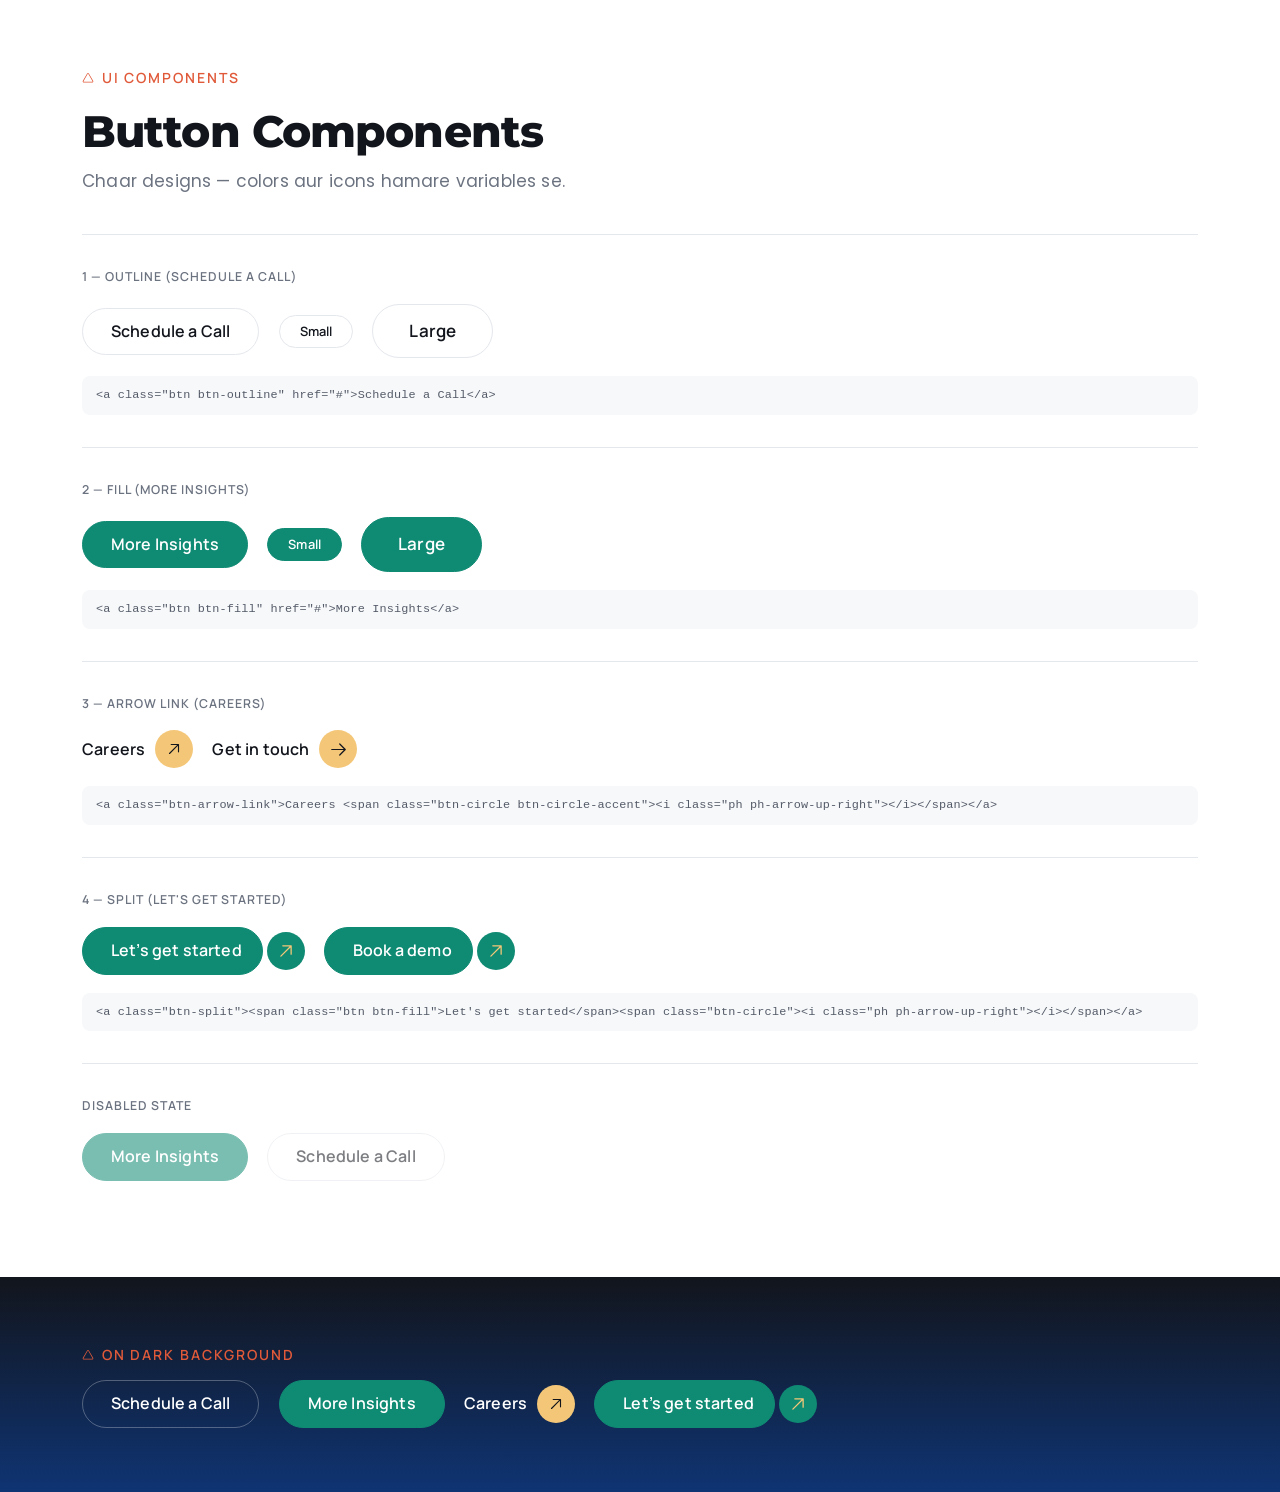
<file: assets/pages/button-components/index.html>
<!DOCTYPE html>
<html lang="en">
<head>
<meta charset="UTF-8">
<meta name="viewport" content="width=device-width, initial-scale=1.0">
<title>Alify — Button Components</title>
<link rel="stylesheet" href="../../bootstrap/dist/css/bootstrap.min.css">
<link rel="stylesheet" href="../../css/icons.css?v=1794410140">
<link rel="stylesheet" href="../../css/style.css">
<link rel="stylesheet" href="css/button-components.css">
</head>
<body data-page="button-components">

<section class="bc-section">
  <div class="container">

    <p class="eyebrow"><i class="ph ph-triangle"></i> UI Components</p>
    <h1 class="bc-title">Button Components</h1>
    <p class="bc-sub">Chaar designs — colors aur icons hamare variables se.</p>

    <!-- 1 -->
    <div class="bc-block">
      <span class="bc-label">1 — Outline (Schedule a Call)</span>
      <div class="bc-row">
        <a class="alify-btn btn btn-outline" href="#">Schedule a Call</a>
        <a class="alify-btn btn btn-outline btn-sm" href="#">Small</a>
        <a class="alify-btn btn btn-outline btn-lg" href="#">Large</a>
      </div>
      <code class="bc-code">&lt;a class="btn btn-outline" href="#"&gt;Schedule a Call&lt;/a&gt;</code>
    </div>

    <!-- 2 -->
    <div class="bc-block">
      <span class="bc-label">2 — Fill (More Insights)</span>
      <div class="bc-row">
        <a class="alify-btn btn btn-fill" href="#">More Insights</a>
        <a class="alify-btn btn btn-fill btn-sm" href="#">Small</a>
        <a class="alify-btn btn btn-fill btn-lg" href="#">Large</a>
      </div>
      <code class="bc-code">&lt;a class="btn btn-fill" href="#"&gt;More Insights&lt;/a&gt;</code>
    </div>

    <!-- 3 -->
    <div class="bc-block">
      <span class="bc-label">3 — Arrow Link (Careers)</span>
      <div class="bc-row">
        <a class="alify-btn btn-arrow-link" href="#">
          <span class="alify-btn__label">Careers</span>
          <span class="btn-circle btn-circle-accent" aria-hidden="true"><i class="ph ph-arrow-up-right"></i></span>
        </a>
        <a class="alify-btn btn-arrow-link" href="#">
          <span class="alify-btn__label">Get in touch</span>
          <span class="btn-circle btn-circle-accent" aria-hidden="true"><i class="ph ph-arrow-right"></i></span>
        </a>
      </div>
      <code class="bc-code">&lt;a class="btn-arrow-link"&gt;Careers &lt;span class="btn-circle btn-circle-accent"&gt;&lt;i class="ph ph-arrow-up-right"&gt;&lt;/i&gt;&lt;/span&gt;&lt;/a&gt;</code>
    </div>

    <!-- 4 -->
    <div class="bc-block">
      <span class="bc-label">4 — Split (Let's get started)</span>
      <div class="bc-row">
        <a class="alify-btn btn-split" href="#">
          <span class="btn btn-fill">Let&rsquo;s get started</span>
          <span class="btn-circle" aria-hidden="true"><span class="btn-circle__icons"><i class="ph ph-arrow-up-right"></i><i class="ph ph-arrow-up-right"></i></span></span>
        </a>
        <a class="alify-btn btn-split" href="#">
          <span class="btn btn-fill">Book a demo</span>
          <span class="btn-circle" aria-hidden="true"><span class="btn-circle__icons"><i class="ph ph-arrow-up-right"></i><i class="ph ph-arrow-up-right"></i></span></span>
        </a>
      </div>
      <code class="bc-code">&lt;a class="btn-split"&gt;&lt;span class="btn btn-fill"&gt;Let's get started&lt;/span&gt;&lt;span class="btn-circle"&gt;&lt;i class="ph ph-arrow-up-right"&gt;&lt;/i&gt;&lt;/span&gt;&lt;/a&gt;</code>
    </div>

    <!-- Disabled -->
    <div class="bc-block">
      <span class="bc-label">Disabled state</span>
      <div class="bc-row">
        <span class="alify-btn btn btn-fill is-disabled" aria-disabled="true">More Insights</span>
        <span class="alify-btn btn btn-outline" aria-disabled="true" role="button" tabindex="0">Schedule a Call</span>
      </div>
    </div>

  </div>
</section>

<!-- DARK SECTION -->
<section class="bc-section bc-dark">
  <div class="container btns-on-dark">
    <p class="eyebrow"><i class="ph ph-triangle"></i> On Dark Background</p>
    <div class="bc-row">
      <a class="alify-btn btn btn-outline" href="#">Schedule a Call</a>
      <a class="alify-btn btn btn-fill" href="#">More Insights</a>
      <a class="alify-btn btn-arrow-link" href="#">
        <span class="alify-btn__label">Careers</span>
        <span class="btn-circle btn-circle-accent" aria-hidden="true"><i class="ph ph-arrow-up-right"></i></span>
      </a>
      <a class="alify-btn btn-split" href="#">
        <span class="btn btn-fill">Let&rsquo;s get started</span>
        <span class="btn-circle" aria-hidden="true"><span class="btn-circle__icons"><i class="ph ph-arrow-up-right"></i><i class="ph ph-arrow-up-right"></i></span></span>
      </a>
    </div>
  </div>
</section>

<script src="../../bootstrap/dist/js/bootstrap.bundle.min.js"></script>
<script src="../../js/main.js"></script>
<script src="js/button-components.js"></script>
</body>
</html>
</file>
<file: assets/css/icons.css>
/* ============================================================
   icons.css — Phosphor Icons (REGULAR variant) mask classes
   Auto-generated: har icon ke liye .ph-<name> class
   Usage : <i class="ph ph-triangle"></i>
           <i class="ph ph-arrow-right"></i>
   Base  : .ph -> 1em box, currentColor se paint hota hai
   Files : assets/icons/regular/<name>.svg
   ============================================================ */

.ph {
  display: inline-block;
  width: 1em;
  height: 1em;
  background-color: currentColor;
  -webkit-mask-repeat: no-repeat;
          mask-repeat: no-repeat;
  -webkit-mask-position: center;
          mask-position: center;
  -webkit-mask-size: contain;
          mask-size: contain;
  vertical-align: -0.125em;
  flex-shrink: 0;
}

.ph.ph-acorn {
  -webkit-mask-image: url('../icons/regular/acorn.svg');
          mask-image: url('../icons/regular/acorn.svg');
}

.ph.ph-address-book {
  -webkit-mask-image: url('../icons/regular/address-book.svg');
          mask-image: url('../icons/regular/address-book.svg');
}

.ph.ph-address-book-tabs {
  -webkit-mask-image: url('../icons/regular/address-book-tabs.svg');
          mask-image: url('../icons/regular/address-book-tabs.svg');
}

.ph.ph-air-traffic-control {
  -webkit-mask-image: url('../icons/regular/air-traffic-control.svg');
          mask-image: url('../icons/regular/air-traffic-control.svg');
}

.ph.ph-airplane {
  -webkit-mask-image: url('../icons/regular/airplane.svg');
          mask-image: url('../icons/regular/airplane.svg');
}

.ph.ph-airplane-in-flight {
  -webkit-mask-image: url('../icons/regular/airplane-in-flight.svg');
          mask-image: url('../icons/regular/airplane-in-flight.svg');
}

.ph.ph-airplane-landing {
  -webkit-mask-image: url('../icons/regular/airplane-landing.svg');
          mask-image: url('../icons/regular/airplane-landing.svg');
}

.ph.ph-airplane-takeoff {
  -webkit-mask-image: url('../icons/regular/airplane-takeoff.svg');
          mask-image: url('../icons/regular/airplane-takeoff.svg');
}

.ph.ph-airplane-taxiing {
  -webkit-mask-image: url('../icons/regular/airplane-taxiing.svg');
          mask-image: url('../icons/regular/airplane-taxiing.svg');
}

.ph.ph-airplane-tilt {
  -webkit-mask-image: url('../icons/regular/airplane-tilt.svg');
          mask-image: url('../icons/regular/airplane-tilt.svg');
}

.ph.ph-airplay {
  -webkit-mask-image: url('../icons/regular/airplay.svg');
          mask-image: url('../icons/regular/airplay.svg');
}

.ph.ph-alarm {
  -webkit-mask-image: url('../icons/regular/alarm.svg');
          mask-image: url('../icons/regular/alarm.svg');
}

.ph.ph-alien {
  -webkit-mask-image: url('../icons/regular/alien.svg');
          mask-image: url('../icons/regular/alien.svg');
}

.ph.ph-align-bottom {
  -webkit-mask-image: url('../icons/regular/align-bottom.svg');
          mask-image: url('../icons/regular/align-bottom.svg');
}

.ph.ph-align-bottom-simple {
  -webkit-mask-image: url('../icons/regular/align-bottom-simple.svg');
          mask-image: url('../icons/regular/align-bottom-simple.svg');
}

.ph.ph-align-center-horizontal {
  -webkit-mask-image: url('../icons/regular/align-center-horizontal.svg');
          mask-image: url('../icons/regular/align-center-horizontal.svg');
}

.ph.ph-align-center-horizontal-simple {
  -webkit-mask-image: url('../icons/regular/align-center-horizontal-simple.svg');
          mask-image: url('../icons/regular/align-center-horizontal-simple.svg');
}

.ph.ph-align-center-vertical {
  -webkit-mask-image: url('../icons/regular/align-center-vertical.svg');
          mask-image: url('../icons/regular/align-center-vertical.svg');
}

.ph.ph-align-center-vertical-simple {
  -webkit-mask-image: url('../icons/regular/align-center-vertical-simple.svg');
          mask-image: url('../icons/regular/align-center-vertical-simple.svg');
}

.ph.ph-align-left {
  -webkit-mask-image: url('../icons/regular/align-left.svg');
          mask-image: url('../icons/regular/align-left.svg');
}

.ph.ph-align-left-simple {
  -webkit-mask-image: url('../icons/regular/align-left-simple.svg');
          mask-image: url('../icons/regular/align-left-simple.svg');
}

.ph.ph-align-right {
  -webkit-mask-image: url('../icons/regular/align-right.svg');
          mask-image: url('../icons/regular/align-right.svg');
}

.ph.ph-align-right-simple {
  -webkit-mask-image: url('../icons/regular/align-right-simple.svg');
          mask-image: url('../icons/regular/align-right-simple.svg');
}

.ph.ph-align-top {
  -webkit-mask-image: url('../icons/regular/align-top.svg');
          mask-image: url('../icons/regular/align-top.svg');
}

.ph.ph-align-top-simple {
  -webkit-mask-image: url('../icons/regular/align-top-simple.svg');
          mask-image: url('../icons/regular/align-top-simple.svg');
}

.ph.ph-amazon-logo {
  -webkit-mask-image: url('../icons/regular/amazon-logo.svg');
          mask-image: url('../icons/regular/amazon-logo.svg');
}

.ph.ph-ambulance {
  -webkit-mask-image: url('../icons/regular/ambulance.svg');
          mask-image: url('../icons/regular/ambulance.svg');
}

.ph.ph-anchor {
  -webkit-mask-image: url('../icons/regular/anchor.svg');
          mask-image: url('../icons/regular/anchor.svg');
}

.ph.ph-anchor-simple {
  -webkit-mask-image: url('../icons/regular/anchor-simple.svg');
          mask-image: url('../icons/regular/anchor-simple.svg');
}

.ph.ph-android-logo {
  -webkit-mask-image: url('../icons/regular/android-logo.svg');
          mask-image: url('../icons/regular/android-logo.svg');
}

.ph.ph-angle {
  -webkit-mask-image: url('../icons/regular/angle.svg');
          mask-image: url('../icons/regular/angle.svg');
}

.ph.ph-angular-logo {
  -webkit-mask-image: url('../icons/regular/angular-logo.svg');
          mask-image: url('../icons/regular/angular-logo.svg');
}

.ph.ph-aperture {
  -webkit-mask-image: url('../icons/regular/aperture.svg');
          mask-image: url('../icons/regular/aperture.svg');
}

.ph.ph-app-store-logo {
  -webkit-mask-image: url('../icons/regular/app-store-logo.svg');
          mask-image: url('../icons/regular/app-store-logo.svg');
}

.ph.ph-app-window {
  -webkit-mask-image: url('../icons/regular/app-window.svg');
          mask-image: url('../icons/regular/app-window.svg');
}

.ph.ph-apple-logo {
  -webkit-mask-image: url('../icons/regular/apple-logo.svg');
          mask-image: url('../icons/regular/apple-logo.svg');
}

.ph.ph-apple-podcasts-logo {
  -webkit-mask-image: url('../icons/regular/apple-podcasts-logo.svg');
          mask-image: url('../icons/regular/apple-podcasts-logo.svg');
}

.ph.ph-approximate-equals {
  -webkit-mask-image: url('../icons/regular/approximate-equals.svg');
          mask-image: url('../icons/regular/approximate-equals.svg');
}

.ph.ph-archive {
  -webkit-mask-image: url('../icons/regular/archive.svg');
          mask-image: url('../icons/regular/archive.svg');
}

.ph.ph-armchair {
  -webkit-mask-image: url('../icons/regular/armchair.svg');
          mask-image: url('../icons/regular/armchair.svg');
}

.ph.ph-arrow-arc-left {
  -webkit-mask-image: url('../icons/regular/arrow-arc-left.svg');
          mask-image: url('../icons/regular/arrow-arc-left.svg');
}

.ph.ph-arrow-arc-right {
  -webkit-mask-image: url('../icons/regular/arrow-arc-right.svg');
          mask-image: url('../icons/regular/arrow-arc-right.svg');
}

.ph.ph-arrow-bend-double-up-left {
  -webkit-mask-image: url('../icons/regular/arrow-bend-double-up-left.svg');
          mask-image: url('../icons/regular/arrow-bend-double-up-left.svg');
}

.ph.ph-arrow-bend-double-up-right {
  -webkit-mask-image: url('../icons/regular/arrow-bend-double-up-right.svg');
          mask-image: url('../icons/regular/arrow-bend-double-up-right.svg');
}

.ph.ph-arrow-bend-down-left {
  -webkit-mask-image: url('../icons/regular/arrow-bend-down-left.svg');
          mask-image: url('../icons/regular/arrow-bend-down-left.svg');
}

.ph.ph-arrow-bend-down-right {
  -webkit-mask-image: url('../icons/regular/arrow-bend-down-right.svg');
          mask-image: url('../icons/regular/arrow-bend-down-right.svg');
}

.ph.ph-arrow-bend-left-down {
  -webkit-mask-image: url('../icons/regular/arrow-bend-left-down.svg');
          mask-image: url('../icons/regular/arrow-bend-left-down.svg');
}

.ph.ph-arrow-bend-left-up {
  -webkit-mask-image: url('../icons/regular/arrow-bend-left-up.svg');
          mask-image: url('../icons/regular/arrow-bend-left-up.svg');
}

.ph.ph-arrow-bend-right-down {
  -webkit-mask-image: url('../icons/regular/arrow-bend-right-down.svg');
          mask-image: url('../icons/regular/arrow-bend-right-down.svg');
}

.ph.ph-arrow-bend-right-up {
  -webkit-mask-image: url('../icons/regular/arrow-bend-right-up.svg');
          mask-image: url('../icons/regular/arrow-bend-right-up.svg');
}

.ph.ph-arrow-bend-up-left {
  -webkit-mask-image: url('../icons/regular/arrow-bend-up-left.svg');
          mask-image: url('../icons/regular/arrow-bend-up-left.svg');
}

.ph.ph-arrow-bend-up-right {
  -webkit-mask-image: url('../icons/regular/arrow-bend-up-right.svg');
          mask-image: url('../icons/regular/arrow-bend-up-right.svg');
}

.ph.ph-arrow-circle-down {
  -webkit-mask-image: url('../icons/regular/arrow-circle-down.svg');
          mask-image: url('../icons/regular/arrow-circle-down.svg');
}

.ph.ph-arrow-circle-down-left {
  -webkit-mask-image: url('../icons/regular/arrow-circle-down-left.svg');
          mask-image: url('../icons/regular/arrow-circle-down-left.svg');
}

.ph.ph-arrow-circle-down-right {
  -webkit-mask-image: url('../icons/regular/arrow-circle-down-right.svg');
          mask-image: url('../icons/regular/arrow-circle-down-right.svg');
}

.ph.ph-arrow-circle-left {
  -webkit-mask-image: url('../icons/regular/arrow-circle-left.svg');
          mask-image: url('../icons/regular/arrow-circle-left.svg');
}

.ph.ph-arrow-circle-right {
  -webkit-mask-image: url('../icons/regular/arrow-circle-right.svg');
          mask-image: url('../icons/regular/arrow-circle-right.svg');
}

.ph.ph-arrow-circle-up {
  -webkit-mask-image: url('../icons/regular/arrow-circle-up.svg');
          mask-image: url('../icons/regular/arrow-circle-up.svg');
}

.ph.ph-arrow-circle-up-left {
  -webkit-mask-image: url('../icons/regular/arrow-circle-up-left.svg');
          mask-image: url('../icons/regular/arrow-circle-up-left.svg');
}

.ph.ph-arrow-circle-up-right {
  -webkit-mask-image: url('../icons/regular/arrow-circle-up-right.svg');
          mask-image: url('../icons/regular/arrow-circle-up-right.svg');
}

.ph.ph-arrow-clockwise {
  -webkit-mask-image: url('../icons/regular/arrow-clockwise.svg');
          mask-image: url('../icons/regular/arrow-clockwise.svg');
}

.ph.ph-arrow-counter-clockwise {
  -webkit-mask-image: url('../icons/regular/arrow-counter-clockwise.svg');
          mask-image: url('../icons/regular/arrow-counter-clockwise.svg');
}

.ph.ph-arrow-down {
  -webkit-mask-image: url('../icons/regular/arrow-down.svg');
          mask-image: url('../icons/regular/arrow-down.svg');
}

.ph.ph-arrow-down-left {
  -webkit-mask-image: url('../icons/regular/arrow-down-left.svg');
          mask-image: url('../icons/regular/arrow-down-left.svg');
}

.ph.ph-arrow-down-right {
  -webkit-mask-image: url('../icons/regular/arrow-down-right.svg');
          mask-image: url('../icons/regular/arrow-down-right.svg');
}

.ph.ph-arrow-elbow-down-left {
  -webkit-mask-image: url('../icons/regular/arrow-elbow-down-left.svg');
          mask-image: url('../icons/regular/arrow-elbow-down-left.svg');
}

.ph.ph-arrow-elbow-down-right {
  -webkit-mask-image: url('../icons/regular/arrow-elbow-down-right.svg');
          mask-image: url('../icons/regular/arrow-elbow-down-right.svg');
}

.ph.ph-arrow-elbow-left {
  -webkit-mask-image: url('../icons/regular/arrow-elbow-left.svg');
          mask-image: url('../icons/regular/arrow-elbow-left.svg');
}

.ph.ph-arrow-elbow-left-down {
  -webkit-mask-image: url('../icons/regular/arrow-elbow-left-down.svg');
          mask-image: url('../icons/regular/arrow-elbow-left-down.svg');
}

.ph.ph-arrow-elbow-left-up {
  -webkit-mask-image: url('../icons/regular/arrow-elbow-left-up.svg');
          mask-image: url('../icons/regular/arrow-elbow-left-up.svg');
}

.ph.ph-arrow-elbow-right {
  -webkit-mask-image: url('../icons/regular/arrow-elbow-right.svg');
          mask-image: url('../icons/regular/arrow-elbow-right.svg');
}

.ph.ph-arrow-elbow-right-down {
  -webkit-mask-image: url('../icons/regular/arrow-elbow-right-down.svg');
          mask-image: url('../icons/regular/arrow-elbow-right-down.svg');
}

.ph.ph-arrow-elbow-right-up {
  -webkit-mask-image: url('../icons/regular/arrow-elbow-right-up.svg');
          mask-image: url('../icons/regular/arrow-elbow-right-up.svg');
}

.ph.ph-arrow-elbow-up-left {
  -webkit-mask-image: url('../icons/regular/arrow-elbow-up-left.svg');
          mask-image: url('../icons/regular/arrow-elbow-up-left.svg');
}

.ph.ph-arrow-elbow-up-right {
  -webkit-mask-image: url('../icons/regular/arrow-elbow-up-right.svg');
          mask-image: url('../icons/regular/arrow-elbow-up-right.svg');
}

.ph.ph-arrow-fat-down {
  -webkit-mask-image: url('../icons/regular/arrow-fat-down.svg');
          mask-image: url('../icons/regular/arrow-fat-down.svg');
}

.ph.ph-arrow-fat-left {
  -webkit-mask-image: url('../icons/regular/arrow-fat-left.svg');
          mask-image: url('../icons/regular/arrow-fat-left.svg');
}

.ph.ph-arrow-fat-line-down {
  -webkit-mask-image: url('../icons/regular/arrow-fat-line-down.svg');
          mask-image: url('../icons/regular/arrow-fat-line-down.svg');
}

.ph.ph-arrow-fat-line-left {
  -webkit-mask-image: url('../icons/regular/arrow-fat-line-left.svg');
          mask-image: url('../icons/regular/arrow-fat-line-left.svg');
}

.ph.ph-arrow-fat-line-right {
  -webkit-mask-image: url('../icons/regular/arrow-fat-line-right.svg');
          mask-image: url('../icons/regular/arrow-fat-line-right.svg');
}

.ph.ph-arrow-fat-line-up {
  -webkit-mask-image: url('../icons/regular/arrow-fat-line-up.svg');
          mask-image: url('../icons/regular/arrow-fat-line-up.svg');
}

.ph.ph-arrow-fat-lines-down {
  -webkit-mask-image: url('../icons/regular/arrow-fat-lines-down.svg');
          mask-image: url('../icons/regular/arrow-fat-lines-down.svg');
}

.ph.ph-arrow-fat-lines-left {
  -webkit-mask-image: url('../icons/regular/arrow-fat-lines-left.svg');
          mask-image: url('../icons/regular/arrow-fat-lines-left.svg');
}

.ph.ph-arrow-fat-lines-right {
  -webkit-mask-image: url('../icons/regular/arrow-fat-lines-right.svg');
          mask-image: url('../icons/regular/arrow-fat-lines-right.svg');
}

.ph.ph-arrow-fat-lines-up {
  -webkit-mask-image: url('../icons/regular/arrow-fat-lines-up.svg');
          mask-image: url('../icons/regular/arrow-fat-lines-up.svg');
}

.ph.ph-arrow-fat-right {
  -webkit-mask-image: url('../icons/regular/arrow-fat-right.svg');
          mask-image: url('../icons/regular/arrow-fat-right.svg');
}

.ph.ph-arrow-fat-up {
  -webkit-mask-image: url('../icons/regular/arrow-fat-up.svg');
          mask-image: url('../icons/regular/arrow-fat-up.svg');
}

.ph.ph-arrow-left {
  -webkit-mask-image: url('../icons/regular/arrow-left.svg');
          mask-image: url('../icons/regular/arrow-left.svg');
}

.ph.ph-arrow-line-down {
  -webkit-mask-image: url('../icons/regular/arrow-line-down.svg');
          mask-image: url('../icons/regular/arrow-line-down.svg');
}

.ph.ph-arrow-line-down-left {
  -webkit-mask-image: url('../icons/regular/arrow-line-down-left.svg');
          mask-image: url('../icons/regular/arrow-line-down-left.svg');
}

.ph.ph-arrow-line-down-right {
  -webkit-mask-image: url('../icons/regular/arrow-line-down-right.svg');
          mask-image: url('../icons/regular/arrow-line-down-right.svg');
}

.ph.ph-arrow-line-left {
  -webkit-mask-image: url('../icons/regular/arrow-line-left.svg');
          mask-image: url('../icons/regular/arrow-line-left.svg');
}

.ph.ph-arrow-line-right {
  -webkit-mask-image: url('../icons/regular/arrow-line-right.svg');
          mask-image: url('../icons/regular/arrow-line-right.svg');
}

.ph.ph-arrow-line-up {
  -webkit-mask-image: url('../icons/regular/arrow-line-up.svg');
          mask-image: url('../icons/regular/arrow-line-up.svg');
}

.ph.ph-arrow-line-up-left {
  -webkit-mask-image: url('../icons/regular/arrow-line-up-left.svg');
          mask-image: url('../icons/regular/arrow-line-up-left.svg');
}

.ph.ph-arrow-line-up-right {
  -webkit-mask-image: url('../icons/regular/arrow-line-up-right.svg');
          mask-image: url('../icons/regular/arrow-line-up-right.svg');
}

.ph.ph-arrow-right {
  -webkit-mask-image: url('../icons/regular/arrow-right.svg');
          mask-image: url('../icons/regular/arrow-right.svg');
}

.ph.ph-arrow-square-down {
  -webkit-mask-image: url('../icons/regular/arrow-square-down.svg');
          mask-image: url('../icons/regular/arrow-square-down.svg');
}

.ph.ph-arrow-square-down-left {
  -webkit-mask-image: url('../icons/regular/arrow-square-down-left.svg');
          mask-image: url('../icons/regular/arrow-square-down-left.svg');
}

.ph.ph-arrow-square-down-right {
  -webkit-mask-image: url('../icons/regular/arrow-square-down-right.svg');
          mask-image: url('../icons/regular/arrow-square-down-right.svg');
}

.ph.ph-arrow-square-in {
  -webkit-mask-image: url('../icons/regular/arrow-square-in.svg');
          mask-image: url('../icons/regular/arrow-square-in.svg');
}

.ph.ph-arrow-square-left {
  -webkit-mask-image: url('../icons/regular/arrow-square-left.svg');
          mask-image: url('../icons/regular/arrow-square-left.svg');
}

.ph.ph-arrow-square-out {
  -webkit-mask-image: url('../icons/regular/arrow-square-out.svg');
          mask-image: url('../icons/regular/arrow-square-out.svg');
}

.ph.ph-arrow-square-right {
  -webkit-mask-image: url('../icons/regular/arrow-square-right.svg');
          mask-image: url('../icons/regular/arrow-square-right.svg');
}

.ph.ph-arrow-square-up {
  -webkit-mask-image: url('../icons/regular/arrow-square-up.svg');
          mask-image: url('../icons/regular/arrow-square-up.svg');
}

.ph.ph-arrow-square-up-left {
  -webkit-mask-image: url('../icons/regular/arrow-square-up-left.svg');
          mask-image: url('../icons/regular/arrow-square-up-left.svg');
}

.ph.ph-arrow-square-up-right {
  -webkit-mask-image: url('../icons/regular/arrow-square-up-right.svg');
          mask-image: url('../icons/regular/arrow-square-up-right.svg');
}

.ph.ph-arrow-u-down-left {
  -webkit-mask-image: url('../icons/regular/arrow-u-down-left.svg');
          mask-image: url('../icons/regular/arrow-u-down-left.svg');
}

.ph.ph-arrow-u-down-right {
  -webkit-mask-image: url('../icons/regular/arrow-u-down-right.svg');
          mask-image: url('../icons/regular/arrow-u-down-right.svg');
}

.ph.ph-arrow-u-left-down {
  -webkit-mask-image: url('../icons/regular/arrow-u-left-down.svg');
          mask-image: url('../icons/regular/arrow-u-left-down.svg');
}

.ph.ph-arrow-u-left-up {
  -webkit-mask-image: url('../icons/regular/arrow-u-left-up.svg');
          mask-image: url('../icons/regular/arrow-u-left-up.svg');
}

.ph.ph-arrow-u-right-down {
  -webkit-mask-image: url('../icons/regular/arrow-u-right-down.svg');
          mask-image: url('../icons/regular/arrow-u-right-down.svg');
}

.ph.ph-arrow-u-right-up {
  -webkit-mask-image: url('../icons/regular/arrow-u-right-up.svg');
          mask-image: url('../icons/regular/arrow-u-right-up.svg');
}

.ph.ph-arrow-u-up-left {
  -webkit-mask-image: url('../icons/regular/arrow-u-up-left.svg');
          mask-image: url('../icons/regular/arrow-u-up-left.svg');
}

.ph.ph-arrow-u-up-right {
  -webkit-mask-image: url('../icons/regular/arrow-u-up-right.svg');
          mask-image: url('../icons/regular/arrow-u-up-right.svg');
}

.ph.ph-arrow-up {
  -webkit-mask-image: url('../icons/regular/arrow-up.svg');
          mask-image: url('../icons/regular/arrow-up.svg');
}

.ph.ph-arrow-up-left {
  -webkit-mask-image: url('../icons/regular/arrow-up-left.svg');
          mask-image: url('../icons/regular/arrow-up-left.svg');
}

.ph.ph-arrow-up-right {
  -webkit-mask-image: url('../icons/regular/arrow-up-right.svg');
          mask-image: url('../icons/regular/arrow-up-right.svg');
}

.ph.ph-arrows-clockwise {
  -webkit-mask-image: url('../icons/regular/arrows-clockwise.svg');
          mask-image: url('../icons/regular/arrows-clockwise.svg');
}

.ph.ph-arrows-counter-clockwise {
  -webkit-mask-image: url('../icons/regular/arrows-counter-clockwise.svg');
          mask-image: url('../icons/regular/arrows-counter-clockwise.svg');
}

.ph.ph-arrows-down-up {
  -webkit-mask-image: url('../icons/regular/arrows-down-up.svg');
          mask-image: url('../icons/regular/arrows-down-up.svg');
}

.ph.ph-arrows-horizontal {
  -webkit-mask-image: url('../icons/regular/arrows-horizontal.svg');
          mask-image: url('../icons/regular/arrows-horizontal.svg');
}

.ph.ph-arrows-in {
  -webkit-mask-image: url('../icons/regular/arrows-in.svg');
          mask-image: url('../icons/regular/arrows-in.svg');
}

.ph.ph-arrows-in-cardinal {
  -webkit-mask-image: url('../icons/regular/arrows-in-cardinal.svg');
          mask-image: url('../icons/regular/arrows-in-cardinal.svg');
}

.ph.ph-arrows-in-line-horizontal {
  -webkit-mask-image: url('../icons/regular/arrows-in-line-horizontal.svg');
          mask-image: url('../icons/regular/arrows-in-line-horizontal.svg');
}

.ph.ph-arrows-in-line-vertical {
  -webkit-mask-image: url('../icons/regular/arrows-in-line-vertical.svg');
          mask-image: url('../icons/regular/arrows-in-line-vertical.svg');
}

.ph.ph-arrows-in-simple {
  -webkit-mask-image: url('../icons/regular/arrows-in-simple.svg');
          mask-image: url('../icons/regular/arrows-in-simple.svg');
}

.ph.ph-arrows-left-right {
  -webkit-mask-image: url('../icons/regular/arrows-left-right.svg');
          mask-image: url('../icons/regular/arrows-left-right.svg');
}

.ph.ph-arrows-merge {
  -webkit-mask-image: url('../icons/regular/arrows-merge.svg');
          mask-image: url('../icons/regular/arrows-merge.svg');
}

.ph.ph-arrows-out {
  -webkit-mask-image: url('../icons/regular/arrows-out.svg');
          mask-image: url('../icons/regular/arrows-out.svg');
}

.ph.ph-arrows-out-cardinal {
  -webkit-mask-image: url('../icons/regular/arrows-out-cardinal.svg');
          mask-image: url('../icons/regular/arrows-out-cardinal.svg');
}

.ph.ph-arrows-out-line-horizontal {
  -webkit-mask-image: url('../icons/regular/arrows-out-line-horizontal.svg');
          mask-image: url('../icons/regular/arrows-out-line-horizontal.svg');
}

.ph.ph-arrows-out-line-vertical {
  -webkit-mask-image: url('../icons/regular/arrows-out-line-vertical.svg');
          mask-image: url('../icons/regular/arrows-out-line-vertical.svg');
}

.ph.ph-arrows-out-simple {
  -webkit-mask-image: url('../icons/regular/arrows-out-simple.svg');
          mask-image: url('../icons/regular/arrows-out-simple.svg');
}

.ph.ph-arrows-split {
  -webkit-mask-image: url('../icons/regular/arrows-split.svg');
          mask-image: url('../icons/regular/arrows-split.svg');
}

.ph.ph-arrows-vertical {
  -webkit-mask-image: url('../icons/regular/arrows-vertical.svg');
          mask-image: url('../icons/regular/arrows-vertical.svg');
}

.ph.ph-article {
  -webkit-mask-image: url('../icons/regular/article.svg');
          mask-image: url('../icons/regular/article.svg');
}

.ph.ph-article-medium {
  -webkit-mask-image: url('../icons/regular/article-medium.svg');
          mask-image: url('../icons/regular/article-medium.svg');
}

.ph.ph-article-ny-times {
  -webkit-mask-image: url('../icons/regular/article-ny-times.svg');
          mask-image: url('../icons/regular/article-ny-times.svg');
}

.ph.ph-asclepius {
  -webkit-mask-image: url('../icons/regular/asclepius.svg');
          mask-image: url('../icons/regular/asclepius.svg');
}

.ph.ph-asterisk {
  -webkit-mask-image: url('../icons/regular/asterisk.svg');
          mask-image: url('../icons/regular/asterisk.svg');
}

.ph.ph-asterisk-simple {
  -webkit-mask-image: url('../icons/regular/asterisk-simple.svg');
          mask-image: url('../icons/regular/asterisk-simple.svg');
}

.ph.ph-at {
  -webkit-mask-image: url('../icons/regular/at.svg');
          mask-image: url('../icons/regular/at.svg');
}

.ph.ph-atom {
  -webkit-mask-image: url('../icons/regular/atom.svg');
          mask-image: url('../icons/regular/atom.svg');
}

.ph.ph-avocado {
  -webkit-mask-image: url('../icons/regular/avocado.svg');
          mask-image: url('../icons/regular/avocado.svg');
}

.ph.ph-axe {
  -webkit-mask-image: url('../icons/regular/axe.svg');
          mask-image: url('../icons/regular/axe.svg');
}

.ph.ph-baby {
  -webkit-mask-image: url('../icons/regular/baby.svg');
          mask-image: url('../icons/regular/baby.svg');
}

.ph.ph-baby-carriage {
  -webkit-mask-image: url('../icons/regular/baby-carriage.svg');
          mask-image: url('../icons/regular/baby-carriage.svg');
}

.ph.ph-backpack {
  -webkit-mask-image: url('../icons/regular/backpack.svg');
          mask-image: url('../icons/regular/backpack.svg');
}

.ph.ph-backspace {
  -webkit-mask-image: url('../icons/regular/backspace.svg');
          mask-image: url('../icons/regular/backspace.svg');
}

.ph.ph-bag {
  -webkit-mask-image: url('../icons/regular/bag.svg');
          mask-image: url('../icons/regular/bag.svg');
}

.ph.ph-bag-simple {
  -webkit-mask-image: url('../icons/regular/bag-simple.svg');
          mask-image: url('../icons/regular/bag-simple.svg');
}

.ph.ph-balloon {
  -webkit-mask-image: url('../icons/regular/balloon.svg');
          mask-image: url('../icons/regular/balloon.svg');
}

.ph.ph-bandaids {
  -webkit-mask-image: url('../icons/regular/bandaids.svg');
          mask-image: url('../icons/regular/bandaids.svg');
}

.ph.ph-bank {
  -webkit-mask-image: url('../icons/regular/bank.svg');
          mask-image: url('../icons/regular/bank.svg');
}

.ph.ph-barbell {
  -webkit-mask-image: url('../icons/regular/barbell.svg');
          mask-image: url('../icons/regular/barbell.svg');
}

.ph.ph-barcode {
  -webkit-mask-image: url('../icons/regular/barcode.svg');
          mask-image: url('../icons/regular/barcode.svg');
}

.ph.ph-barn {
  -webkit-mask-image: url('../icons/regular/barn.svg');
          mask-image: url('../icons/regular/barn.svg');
}

.ph.ph-barricade {
  -webkit-mask-image: url('../icons/regular/barricade.svg');
          mask-image: url('../icons/regular/barricade.svg');
}

.ph.ph-baseball {
  -webkit-mask-image: url('../icons/regular/baseball.svg');
          mask-image: url('../icons/regular/baseball.svg');
}

.ph.ph-baseball-cap {
  -webkit-mask-image: url('../icons/regular/baseball-cap.svg');
          mask-image: url('../icons/regular/baseball-cap.svg');
}

.ph.ph-baseball-helmet {
  -webkit-mask-image: url('../icons/regular/baseball-helmet.svg');
          mask-image: url('../icons/regular/baseball-helmet.svg');
}

.ph.ph-basket {
  -webkit-mask-image: url('../icons/regular/basket.svg');
          mask-image: url('../icons/regular/basket.svg');
}

.ph.ph-basketball {
  -webkit-mask-image: url('../icons/regular/basketball.svg');
          mask-image: url('../icons/regular/basketball.svg');
}

.ph.ph-bathtub {
  -webkit-mask-image: url('../icons/regular/bathtub.svg');
          mask-image: url('../icons/regular/bathtub.svg');
}

.ph.ph-battery-charging {
  -webkit-mask-image: url('../icons/regular/battery-charging.svg');
          mask-image: url('../icons/regular/battery-charging.svg');
}

.ph.ph-battery-charging-vertical {
  -webkit-mask-image: url('../icons/regular/battery-charging-vertical.svg');
          mask-image: url('../icons/regular/battery-charging-vertical.svg');
}

.ph.ph-battery-empty {
  -webkit-mask-image: url('../icons/regular/battery-empty.svg');
          mask-image: url('../icons/regular/battery-empty.svg');
}

.ph.ph-battery-full {
  -webkit-mask-image: url('../icons/regular/battery-full.svg');
          mask-image: url('../icons/regular/battery-full.svg');
}

.ph.ph-battery-high {
  -webkit-mask-image: url('../icons/regular/battery-high.svg');
          mask-image: url('../icons/regular/battery-high.svg');
}

.ph.ph-battery-low {
  -webkit-mask-image: url('../icons/regular/battery-low.svg');
          mask-image: url('../icons/regular/battery-low.svg');
}

.ph.ph-battery-medium {
  -webkit-mask-image: url('../icons/regular/battery-medium.svg');
          mask-image: url('../icons/regular/battery-medium.svg');
}

.ph.ph-battery-plus {
  -webkit-mask-image: url('../icons/regular/battery-plus.svg');
          mask-image: url('../icons/regular/battery-plus.svg');
}

.ph.ph-battery-plus-vertical {
  -webkit-mask-image: url('../icons/regular/battery-plus-vertical.svg');
          mask-image: url('../icons/regular/battery-plus-vertical.svg');
}

.ph.ph-battery-vertical-empty {
  -webkit-mask-image: url('../icons/regular/battery-vertical-empty.svg');
          mask-image: url('../icons/regular/battery-vertical-empty.svg');
}

.ph.ph-battery-vertical-full {
  -webkit-mask-image: url('../icons/regular/battery-vertical-full.svg');
          mask-image: url('../icons/regular/battery-vertical-full.svg');
}

.ph.ph-battery-vertical-high {
  -webkit-mask-image: url('../icons/regular/battery-vertical-high.svg');
          mask-image: url('../icons/regular/battery-vertical-high.svg');
}

.ph.ph-battery-vertical-low {
  -webkit-mask-image: url('../icons/regular/battery-vertical-low.svg');
          mask-image: url('../icons/regular/battery-vertical-low.svg');
}

.ph.ph-battery-vertical-medium {
  -webkit-mask-image: url('../icons/regular/battery-vertical-medium.svg');
          mask-image: url('../icons/regular/battery-vertical-medium.svg');
}

.ph.ph-battery-warning {
  -webkit-mask-image: url('../icons/regular/battery-warning.svg');
          mask-image: url('../icons/regular/battery-warning.svg');
}

.ph.ph-battery-warning-vertical {
  -webkit-mask-image: url('../icons/regular/battery-warning-vertical.svg');
          mask-image: url('../icons/regular/battery-warning-vertical.svg');
}

.ph.ph-beach-ball {
  -webkit-mask-image: url('../icons/regular/beach-ball.svg');
          mask-image: url('../icons/regular/beach-ball.svg');
}

.ph.ph-beanie {
  -webkit-mask-image: url('../icons/regular/beanie.svg');
          mask-image: url('../icons/regular/beanie.svg');
}

.ph.ph-bed {
  -webkit-mask-image: url('../icons/regular/bed.svg');
          mask-image: url('../icons/regular/bed.svg');
}

.ph.ph-beer-bottle {
  -webkit-mask-image: url('../icons/regular/beer-bottle.svg');
          mask-image: url('../icons/regular/beer-bottle.svg');
}

.ph.ph-beer-stein {
  -webkit-mask-image: url('../icons/regular/beer-stein.svg');
          mask-image: url('../icons/regular/beer-stein.svg');
}

.ph.ph-behance-logo {
  -webkit-mask-image: url('../icons/regular/behance-logo.svg');
          mask-image: url('../icons/regular/behance-logo.svg');
}

.ph.ph-bell {
  -webkit-mask-image: url('../icons/regular/bell.svg');
          mask-image: url('../icons/regular/bell.svg');
}

.ph.ph-bell-ringing {
  -webkit-mask-image: url('../icons/regular/bell-ringing.svg');
          mask-image: url('../icons/regular/bell-ringing.svg');
}

.ph.ph-bell-simple {
  -webkit-mask-image: url('../icons/regular/bell-simple.svg');
          mask-image: url('../icons/regular/bell-simple.svg');
}

.ph.ph-bell-simple-ringing {
  -webkit-mask-image: url('../icons/regular/bell-simple-ringing.svg');
          mask-image: url('../icons/regular/bell-simple-ringing.svg');
}

.ph.ph-bell-simple-slash {
  -webkit-mask-image: url('../icons/regular/bell-simple-slash.svg');
          mask-image: url('../icons/regular/bell-simple-slash.svg');
}

.ph.ph-bell-simple-z {
  -webkit-mask-image: url('../icons/regular/bell-simple-z.svg');
          mask-image: url('../icons/regular/bell-simple-z.svg');
}

.ph.ph-bell-slash {
  -webkit-mask-image: url('../icons/regular/bell-slash.svg');
          mask-image: url('../icons/regular/bell-slash.svg');
}

.ph.ph-bell-z {
  -webkit-mask-image: url('../icons/regular/bell-z.svg');
          mask-image: url('../icons/regular/bell-z.svg');
}

.ph.ph-belt {
  -webkit-mask-image: url('../icons/regular/belt.svg');
          mask-image: url('../icons/regular/belt.svg');
}

.ph.ph-bezier-curve {
  -webkit-mask-image: url('../icons/regular/bezier-curve.svg');
          mask-image: url('../icons/regular/bezier-curve.svg');
}

.ph.ph-bicycle {
  -webkit-mask-image: url('../icons/regular/bicycle.svg');
          mask-image: url('../icons/regular/bicycle.svg');
}

.ph.ph-binary {
  -webkit-mask-image: url('../icons/regular/binary.svg');
          mask-image: url('../icons/regular/binary.svg');
}

.ph.ph-binoculars {
  -webkit-mask-image: url('../icons/regular/binoculars.svg');
          mask-image: url('../icons/regular/binoculars.svg');
}

.ph.ph-biohazard {
  -webkit-mask-image: url('../icons/regular/biohazard.svg');
          mask-image: url('../icons/regular/biohazard.svg');
}

.ph.ph-bird {
  -webkit-mask-image: url('../icons/regular/bird.svg');
          mask-image: url('../icons/regular/bird.svg');
}

.ph.ph-blueprint {
  -webkit-mask-image: url('../icons/regular/blueprint.svg');
          mask-image: url('../icons/regular/blueprint.svg');
}

.ph.ph-bluetooth {
  -webkit-mask-image: url('../icons/regular/bluetooth.svg');
          mask-image: url('../icons/regular/bluetooth.svg');
}

.ph.ph-bluetooth-connected {
  -webkit-mask-image: url('../icons/regular/bluetooth-connected.svg');
          mask-image: url('../icons/regular/bluetooth-connected.svg');
}

.ph.ph-bluetooth-slash {
  -webkit-mask-image: url('../icons/regular/bluetooth-slash.svg');
          mask-image: url('../icons/regular/bluetooth-slash.svg');
}

.ph.ph-bluetooth-x {
  -webkit-mask-image: url('../icons/regular/bluetooth-x.svg');
          mask-image: url('../icons/regular/bluetooth-x.svg');
}

.ph.ph-boat {
  -webkit-mask-image: url('../icons/regular/boat.svg');
          mask-image: url('../icons/regular/boat.svg');
}

.ph.ph-bomb {
  -webkit-mask-image: url('../icons/regular/bomb.svg');
          mask-image: url('../icons/regular/bomb.svg');
}

.ph.ph-bone {
  -webkit-mask-image: url('../icons/regular/bone.svg');
          mask-image: url('../icons/regular/bone.svg');
}

.ph.ph-book {
  -webkit-mask-image: url('../icons/regular/book.svg');
          mask-image: url('../icons/regular/book.svg');
}

.ph.ph-book-bookmark {
  -webkit-mask-image: url('../icons/regular/book-bookmark.svg');
          mask-image: url('../icons/regular/book-bookmark.svg');
}

.ph.ph-book-open {
  -webkit-mask-image: url('../icons/regular/book-open.svg');
          mask-image: url('../icons/regular/book-open.svg');
}

.ph.ph-book-open-text {
  -webkit-mask-image: url('../icons/regular/book-open-text.svg');
          mask-image: url('../icons/regular/book-open-text.svg');
}

.ph.ph-book-open-user {
  -webkit-mask-image: url('../icons/regular/book-open-user.svg');
          mask-image: url('../icons/regular/book-open-user.svg');
}

.ph.ph-bookmark {
  -webkit-mask-image: url('../icons/regular/bookmark.svg');
          mask-image: url('../icons/regular/bookmark.svg');
}

.ph.ph-bookmark-simple {
  -webkit-mask-image: url('../icons/regular/bookmark-simple.svg');
          mask-image: url('../icons/regular/bookmark-simple.svg');
}

.ph.ph-bookmarks {
  -webkit-mask-image: url('../icons/regular/bookmarks.svg');
          mask-image: url('../icons/regular/bookmarks.svg');
}

.ph.ph-bookmarks-simple {
  -webkit-mask-image: url('../icons/regular/bookmarks-simple.svg');
          mask-image: url('../icons/regular/bookmarks-simple.svg');
}

.ph.ph-books {
  -webkit-mask-image: url('../icons/regular/books.svg');
          mask-image: url('../icons/regular/books.svg');
}

.ph.ph-boot {
  -webkit-mask-image: url('../icons/regular/boot.svg');
          mask-image: url('../icons/regular/boot.svg');
}

.ph.ph-boules {
  -webkit-mask-image: url('../icons/regular/boules.svg');
          mask-image: url('../icons/regular/boules.svg');
}

.ph.ph-bounding-box {
  -webkit-mask-image: url('../icons/regular/bounding-box.svg');
          mask-image: url('../icons/regular/bounding-box.svg');
}

.ph.ph-bowl-food {
  -webkit-mask-image: url('../icons/regular/bowl-food.svg');
          mask-image: url('../icons/regular/bowl-food.svg');
}

.ph.ph-bowl-steam {
  -webkit-mask-image: url('../icons/regular/bowl-steam.svg');
          mask-image: url('../icons/regular/bowl-steam.svg');
}

.ph.ph-bowling-ball {
  -webkit-mask-image: url('../icons/regular/bowling-ball.svg');
          mask-image: url('../icons/regular/bowling-ball.svg');
}

.ph.ph-box-arrow-down {
  -webkit-mask-image: url('../icons/regular/box-arrow-down.svg');
          mask-image: url('../icons/regular/box-arrow-down.svg');
}

.ph.ph-box-arrow-up {
  -webkit-mask-image: url('../icons/regular/box-arrow-up.svg');
          mask-image: url('../icons/regular/box-arrow-up.svg');
}

.ph.ph-boxing-glove {
  -webkit-mask-image: url('../icons/regular/boxing-glove.svg');
          mask-image: url('../icons/regular/boxing-glove.svg');
}

.ph.ph-brackets-angle {
  -webkit-mask-image: url('../icons/regular/brackets-angle.svg');
          mask-image: url('../icons/regular/brackets-angle.svg');
}

.ph.ph-brackets-curly {
  -webkit-mask-image: url('../icons/regular/brackets-curly.svg');
          mask-image: url('../icons/regular/brackets-curly.svg');
}

.ph.ph-brackets-round {
  -webkit-mask-image: url('../icons/regular/brackets-round.svg');
          mask-image: url('../icons/regular/brackets-round.svg');
}

.ph.ph-brackets-square {
  -webkit-mask-image: url('../icons/regular/brackets-square.svg');
          mask-image: url('../icons/regular/brackets-square.svg');
}

.ph.ph-brain {
  -webkit-mask-image: url('../icons/regular/brain.svg');
          mask-image: url('../icons/regular/brain.svg');
}

.ph.ph-brandy {
  -webkit-mask-image: url('../icons/regular/brandy.svg');
          mask-image: url('../icons/regular/brandy.svg');
}

.ph.ph-bread {
  -webkit-mask-image: url('../icons/regular/bread.svg');
          mask-image: url('../icons/regular/bread.svg');
}

.ph.ph-bridge {
  -webkit-mask-image: url('../icons/regular/bridge.svg');
          mask-image: url('../icons/regular/bridge.svg');
}

.ph.ph-briefcase {
  -webkit-mask-image: url('../icons/regular/briefcase.svg');
          mask-image: url('../icons/regular/briefcase.svg');
}

.ph.ph-briefcase-metal {
  -webkit-mask-image: url('../icons/regular/briefcase-metal.svg');
          mask-image: url('../icons/regular/briefcase-metal.svg');
}

.ph.ph-broadcast {
  -webkit-mask-image: url('../icons/regular/broadcast.svg');
          mask-image: url('../icons/regular/broadcast.svg');
}

.ph.ph-broom {
  -webkit-mask-image: url('../icons/regular/broom.svg');
          mask-image: url('../icons/regular/broom.svg');
}

.ph.ph-browser {
  -webkit-mask-image: url('../icons/regular/browser.svg');
          mask-image: url('../icons/regular/browser.svg');
}

.ph.ph-browsers {
  -webkit-mask-image: url('../icons/regular/browsers.svg');
          mask-image: url('../icons/regular/browsers.svg');
}

.ph.ph-bug {
  -webkit-mask-image: url('../icons/regular/bug.svg');
          mask-image: url('../icons/regular/bug.svg');
}

.ph.ph-bug-beetle {
  -webkit-mask-image: url('../icons/regular/bug-beetle.svg');
          mask-image: url('../icons/regular/bug-beetle.svg');
}

.ph.ph-bug-droid {
  -webkit-mask-image: url('../icons/regular/bug-droid.svg');
          mask-image: url('../icons/regular/bug-droid.svg');
}

.ph.ph-building {
  -webkit-mask-image: url('../icons/regular/building.svg');
          mask-image: url('../icons/regular/building.svg');
}

.ph.ph-building-apartment {
  -webkit-mask-image: url('../icons/regular/building-apartment.svg');
          mask-image: url('../icons/regular/building-apartment.svg');
}

.ph.ph-building-office {
  -webkit-mask-image: url('../icons/regular/building-office.svg');
          mask-image: url('../icons/regular/building-office.svg');
}

.ph.ph-buildings {
  -webkit-mask-image: url('../icons/regular/buildings.svg');
          mask-image: url('../icons/regular/buildings.svg');
}

.ph.ph-bulldozer {
  -webkit-mask-image: url('../icons/regular/bulldozer.svg');
          mask-image: url('../icons/regular/bulldozer.svg');
}

.ph.ph-bus {
  -webkit-mask-image: url('../icons/regular/bus.svg');
          mask-image: url('../icons/regular/bus.svg');
}

.ph.ph-butterfly {
  -webkit-mask-image: url('../icons/regular/butterfly.svg');
          mask-image: url('../icons/regular/butterfly.svg');
}

.ph.ph-cable-car {
  -webkit-mask-image: url('../icons/regular/cable-car.svg');
          mask-image: url('../icons/regular/cable-car.svg');
}

.ph.ph-cactus {
  -webkit-mask-image: url('../icons/regular/cactus.svg');
          mask-image: url('../icons/regular/cactus.svg');
}

.ph.ph-cake {
  -webkit-mask-image: url('../icons/regular/cake.svg');
          mask-image: url('../icons/regular/cake.svg');
}

.ph.ph-calculator {
  -webkit-mask-image: url('../icons/regular/calculator.svg');
          mask-image: url('../icons/regular/calculator.svg');
}

.ph.ph-calendar {
  -webkit-mask-image: url('../icons/regular/calendar.svg');
          mask-image: url('../icons/regular/calendar.svg');
}

.ph.ph-calendar-blank {
  -webkit-mask-image: url('../icons/regular/calendar-blank.svg');
          mask-image: url('../icons/regular/calendar-blank.svg');
}

.ph.ph-calendar-check {
  -webkit-mask-image: url('../icons/regular/calendar-check.svg');
          mask-image: url('../icons/regular/calendar-check.svg');
}

.ph.ph-calendar-dot {
  -webkit-mask-image: url('../icons/regular/calendar-dot.svg');
          mask-image: url('../icons/regular/calendar-dot.svg');
}

.ph.ph-calendar-dots {
  -webkit-mask-image: url('../icons/regular/calendar-dots.svg');
          mask-image: url('../icons/regular/calendar-dots.svg');
}

.ph.ph-calendar-heart {
  -webkit-mask-image: url('../icons/regular/calendar-heart.svg');
          mask-image: url('../icons/regular/calendar-heart.svg');
}

.ph.ph-calendar-minus {
  -webkit-mask-image: url('../icons/regular/calendar-minus.svg');
          mask-image: url('../icons/regular/calendar-minus.svg');
}

.ph.ph-calendar-plus {
  -webkit-mask-image: url('../icons/regular/calendar-plus.svg');
          mask-image: url('../icons/regular/calendar-plus.svg');
}

.ph.ph-calendar-slash {
  -webkit-mask-image: url('../icons/regular/calendar-slash.svg');
          mask-image: url('../icons/regular/calendar-slash.svg');
}

.ph.ph-calendar-star {
  -webkit-mask-image: url('../icons/regular/calendar-star.svg');
          mask-image: url('../icons/regular/calendar-star.svg');
}

.ph.ph-calendar-x {
  -webkit-mask-image: url('../icons/regular/calendar-x.svg');
          mask-image: url('../icons/regular/calendar-x.svg');
}

.ph.ph-call-bell {
  -webkit-mask-image: url('../icons/regular/call-bell.svg');
          mask-image: url('../icons/regular/call-bell.svg');
}

.ph.ph-camera {
  -webkit-mask-image: url('../icons/regular/camera.svg');
          mask-image: url('../icons/regular/camera.svg');
}

.ph.ph-camera-plus {
  -webkit-mask-image: url('../icons/regular/camera-plus.svg');
          mask-image: url('../icons/regular/camera-plus.svg');
}

.ph.ph-camera-rotate {
  -webkit-mask-image: url('../icons/regular/camera-rotate.svg');
          mask-image: url('../icons/regular/camera-rotate.svg');
}

.ph.ph-camera-slash {
  -webkit-mask-image: url('../icons/regular/camera-slash.svg');
          mask-image: url('../icons/regular/camera-slash.svg');
}

.ph.ph-campfire {
  -webkit-mask-image: url('../icons/regular/campfire.svg');
          mask-image: url('../icons/regular/campfire.svg');
}

.ph.ph-car {
  -webkit-mask-image: url('../icons/regular/car.svg');
          mask-image: url('../icons/regular/car.svg');
}

.ph.ph-car-battery {
  -webkit-mask-image: url('../icons/regular/car-battery.svg');
          mask-image: url('../icons/regular/car-battery.svg');
}

.ph.ph-car-profile {
  -webkit-mask-image: url('../icons/regular/car-profile.svg');
          mask-image: url('../icons/regular/car-profile.svg');
}

.ph.ph-car-simple {
  -webkit-mask-image: url('../icons/regular/car-simple.svg');
          mask-image: url('../icons/regular/car-simple.svg');
}

.ph.ph-cardholder {
  -webkit-mask-image: url('../icons/regular/cardholder.svg');
          mask-image: url('../icons/regular/cardholder.svg');
}

.ph.ph-cards {
  -webkit-mask-image: url('../icons/regular/cards.svg');
          mask-image: url('../icons/regular/cards.svg');
}

.ph.ph-cards-three {
  -webkit-mask-image: url('../icons/regular/cards-three.svg');
          mask-image: url('../icons/regular/cards-three.svg');
}

.ph.ph-caret-circle-double-down {
  -webkit-mask-image: url('../icons/regular/caret-circle-double-down.svg');
          mask-image: url('../icons/regular/caret-circle-double-down.svg');
}

.ph.ph-caret-circle-double-left {
  -webkit-mask-image: url('../icons/regular/caret-circle-double-left.svg');
          mask-image: url('../icons/regular/caret-circle-double-left.svg');
}

.ph.ph-caret-circle-double-right {
  -webkit-mask-image: url('../icons/regular/caret-circle-double-right.svg');
          mask-image: url('../icons/regular/caret-circle-double-right.svg');
}

.ph.ph-caret-circle-double-up {
  -webkit-mask-image: url('../icons/regular/caret-circle-double-up.svg');
          mask-image: url('../icons/regular/caret-circle-double-up.svg');
}

.ph.ph-caret-circle-down {
  -webkit-mask-image: url('../icons/regular/caret-circle-down.svg');
          mask-image: url('../icons/regular/caret-circle-down.svg');
}

.ph.ph-caret-circle-left {
  -webkit-mask-image: url('../icons/regular/caret-circle-left.svg');
          mask-image: url('../icons/regular/caret-circle-left.svg');
}

.ph.ph-caret-circle-right {
  -webkit-mask-image: url('../icons/regular/caret-circle-right.svg');
          mask-image: url('../icons/regular/caret-circle-right.svg');
}

.ph.ph-caret-circle-up {
  -webkit-mask-image: url('../icons/regular/caret-circle-up.svg');
          mask-image: url('../icons/regular/caret-circle-up.svg');
}

.ph.ph-caret-circle-up-down {
  -webkit-mask-image: url('../icons/regular/caret-circle-up-down.svg');
          mask-image: url('../icons/regular/caret-circle-up-down.svg');
}

.ph.ph-caret-double-down {
  -webkit-mask-image: url('../icons/regular/caret-double-down.svg');
          mask-image: url('../icons/regular/caret-double-down.svg');
}

.ph.ph-caret-double-left {
  -webkit-mask-image: url('../icons/regular/caret-double-left.svg');
          mask-image: url('../icons/regular/caret-double-left.svg');
}

.ph.ph-caret-double-right {
  -webkit-mask-image: url('../icons/regular/caret-double-right.svg');
          mask-image: url('../icons/regular/caret-double-right.svg');
}

.ph.ph-caret-double-up {
  -webkit-mask-image: url('../icons/regular/caret-double-up.svg');
          mask-image: url('../icons/regular/caret-double-up.svg');
}

.ph.ph-caret-down {
  -webkit-mask-image: url('../icons/regular/caret-down.svg');
          mask-image: url('../icons/regular/caret-down.svg');
}

.ph.ph-caret-left {
  -webkit-mask-image: url('../icons/regular/caret-left.svg');
          mask-image: url('../icons/regular/caret-left.svg');
}

.ph.ph-caret-line-down {
  -webkit-mask-image: url('../icons/regular/caret-line-down.svg');
          mask-image: url('../icons/regular/caret-line-down.svg');
}

.ph.ph-caret-line-left {
  -webkit-mask-image: url('../icons/regular/caret-line-left.svg');
          mask-image: url('../icons/regular/caret-line-left.svg');
}

.ph.ph-caret-line-right {
  -webkit-mask-image: url('../icons/regular/caret-line-right.svg');
          mask-image: url('../icons/regular/caret-line-right.svg');
}

.ph.ph-caret-line-up {
  -webkit-mask-image: url('../icons/regular/caret-line-up.svg');
          mask-image: url('../icons/regular/caret-line-up.svg');
}

.ph.ph-caret-right {
  -webkit-mask-image: url('../icons/regular/caret-right.svg');
          mask-image: url('../icons/regular/caret-right.svg');
}

.ph.ph-caret-up {
  -webkit-mask-image: url('../icons/regular/caret-up.svg');
          mask-image: url('../icons/regular/caret-up.svg');
}

.ph.ph-caret-up-down {
  -webkit-mask-image: url('../icons/regular/caret-up-down.svg');
          mask-image: url('../icons/regular/caret-up-down.svg');
}

.ph.ph-carrot {
  -webkit-mask-image: url('../icons/regular/carrot.svg');
          mask-image: url('../icons/regular/carrot.svg');
}

.ph.ph-cash-register {
  -webkit-mask-image: url('../icons/regular/cash-register.svg');
          mask-image: url('../icons/regular/cash-register.svg');
}

.ph.ph-cassette-tape {
  -webkit-mask-image: url('../icons/regular/cassette-tape.svg');
          mask-image: url('../icons/regular/cassette-tape.svg');
}

.ph.ph-castle-turret {
  -webkit-mask-image: url('../icons/regular/castle-turret.svg');
          mask-image: url('../icons/regular/castle-turret.svg');
}

.ph.ph-cat {
  -webkit-mask-image: url('../icons/regular/cat.svg');
          mask-image: url('../icons/regular/cat.svg');
}

.ph.ph-cell-signal-full {
  -webkit-mask-image: url('../icons/regular/cell-signal-full.svg');
          mask-image: url('../icons/regular/cell-signal-full.svg');
}

.ph.ph-cell-signal-high {
  -webkit-mask-image: url('../icons/regular/cell-signal-high.svg');
          mask-image: url('../icons/regular/cell-signal-high.svg');
}

.ph.ph-cell-signal-low {
  -webkit-mask-image: url('../icons/regular/cell-signal-low.svg');
          mask-image: url('../icons/regular/cell-signal-low.svg');
}

.ph.ph-cell-signal-medium {
  -webkit-mask-image: url('../icons/regular/cell-signal-medium.svg');
          mask-image: url('../icons/regular/cell-signal-medium.svg');
}

.ph.ph-cell-signal-none {
  -webkit-mask-image: url('../icons/regular/cell-signal-none.svg');
          mask-image: url('../icons/regular/cell-signal-none.svg');
}

.ph.ph-cell-signal-slash {
  -webkit-mask-image: url('../icons/regular/cell-signal-slash.svg');
          mask-image: url('../icons/regular/cell-signal-slash.svg');
}

.ph.ph-cell-signal-x {
  -webkit-mask-image: url('../icons/regular/cell-signal-x.svg');
          mask-image: url('../icons/regular/cell-signal-x.svg');
}

.ph.ph-cell-tower {
  -webkit-mask-image: url('../icons/regular/cell-tower.svg');
          mask-image: url('../icons/regular/cell-tower.svg');
}

.ph.ph-certificate {
  -webkit-mask-image: url('../icons/regular/certificate.svg');
          mask-image: url('../icons/regular/certificate.svg');
}

.ph.ph-chair {
  -webkit-mask-image: url('../icons/regular/chair.svg');
          mask-image: url('../icons/regular/chair.svg');
}

.ph.ph-chalkboard {
  -webkit-mask-image: url('../icons/regular/chalkboard.svg');
          mask-image: url('../icons/regular/chalkboard.svg');
}

.ph.ph-chalkboard-simple {
  -webkit-mask-image: url('../icons/regular/chalkboard-simple.svg');
          mask-image: url('../icons/regular/chalkboard-simple.svg');
}

.ph.ph-chalkboard-teacher {
  -webkit-mask-image: url('../icons/regular/chalkboard-teacher.svg');
          mask-image: url('../icons/regular/chalkboard-teacher.svg');
}

.ph.ph-champagne {
  -webkit-mask-image: url('../icons/regular/champagne.svg');
          mask-image: url('../icons/regular/champagne.svg');
}

.ph.ph-charging-station {
  -webkit-mask-image: url('../icons/regular/charging-station.svg');
          mask-image: url('../icons/regular/charging-station.svg');
}

.ph.ph-chart-bar {
  -webkit-mask-image: url('../icons/regular/chart-bar.svg');
          mask-image: url('../icons/regular/chart-bar.svg');
}

.ph.ph-chart-bar-horizontal {
  -webkit-mask-image: url('../icons/regular/chart-bar-horizontal.svg');
          mask-image: url('../icons/regular/chart-bar-horizontal.svg');
}

.ph.ph-chart-donut {
  -webkit-mask-image: url('../icons/regular/chart-donut.svg');
          mask-image: url('../icons/regular/chart-donut.svg');
}

.ph.ph-chart-line {
  -webkit-mask-image: url('../icons/regular/chart-line.svg');
          mask-image: url('../icons/regular/chart-line.svg');
}

.ph.ph-chart-line-down {
  -webkit-mask-image: url('../icons/regular/chart-line-down.svg');
          mask-image: url('../icons/regular/chart-line-down.svg');
}

.ph.ph-chart-line-up {
  -webkit-mask-image: url('../icons/regular/chart-line-up.svg');
          mask-image: url('../icons/regular/chart-line-up.svg');
}

.ph.ph-chart-pie {
  -webkit-mask-image: url('../icons/regular/chart-pie.svg');
          mask-image: url('../icons/regular/chart-pie.svg');
}

.ph.ph-chart-pie-slice {
  -webkit-mask-image: url('../icons/regular/chart-pie-slice.svg');
          mask-image: url('../icons/regular/chart-pie-slice.svg');
}

.ph.ph-chart-polar {
  -webkit-mask-image: url('../icons/regular/chart-polar.svg');
          mask-image: url('../icons/regular/chart-polar.svg');
}

.ph.ph-chart-scatter {
  -webkit-mask-image: url('../icons/regular/chart-scatter.svg');
          mask-image: url('../icons/regular/chart-scatter.svg');
}

.ph.ph-chat {
  -webkit-mask-image: url('../icons/regular/chat.svg');
          mask-image: url('../icons/regular/chat.svg');
}

.ph.ph-chat-centered {
  -webkit-mask-image: url('../icons/regular/chat-centered.svg');
          mask-image: url('../icons/regular/chat-centered.svg');
}

.ph.ph-chat-centered-dots {
  -webkit-mask-image: url('../icons/regular/chat-centered-dots.svg');
          mask-image: url('../icons/regular/chat-centered-dots.svg');
}

.ph.ph-chat-centered-slash {
  -webkit-mask-image: url('../icons/regular/chat-centered-slash.svg');
          mask-image: url('../icons/regular/chat-centered-slash.svg');
}

.ph.ph-chat-centered-text {
  -webkit-mask-image: url('../icons/regular/chat-centered-text.svg');
          mask-image: url('../icons/regular/chat-centered-text.svg');
}

.ph.ph-chat-circle {
  -webkit-mask-image: url('../icons/regular/chat-circle.svg');
          mask-image: url('../icons/regular/chat-circle.svg');
}

.ph.ph-chat-circle-dots {
  -webkit-mask-image: url('../icons/regular/chat-circle-dots.svg');
          mask-image: url('../icons/regular/chat-circle-dots.svg');
}

.ph.ph-chat-circle-slash {
  -webkit-mask-image: url('../icons/regular/chat-circle-slash.svg');
          mask-image: url('../icons/regular/chat-circle-slash.svg');
}

.ph.ph-chat-circle-text {
  -webkit-mask-image: url('../icons/regular/chat-circle-text.svg');
          mask-image: url('../icons/regular/chat-circle-text.svg');
}

.ph.ph-chat-dots {
  -webkit-mask-image: url('../icons/regular/chat-dots.svg');
          mask-image: url('../icons/regular/chat-dots.svg');
}

.ph.ph-chat-slash {
  -webkit-mask-image: url('../icons/regular/chat-slash.svg');
          mask-image: url('../icons/regular/chat-slash.svg');
}

.ph.ph-chat-teardrop {
  -webkit-mask-image: url('../icons/regular/chat-teardrop.svg');
          mask-image: url('../icons/regular/chat-teardrop.svg');
}

.ph.ph-chat-teardrop-dots {
  -webkit-mask-image: url('../icons/regular/chat-teardrop-dots.svg');
          mask-image: url('../icons/regular/chat-teardrop-dots.svg');
}

.ph.ph-chat-teardrop-slash {
  -webkit-mask-image: url('../icons/regular/chat-teardrop-slash.svg');
          mask-image: url('../icons/regular/chat-teardrop-slash.svg');
}

.ph.ph-chat-teardrop-text {
  -webkit-mask-image: url('../icons/regular/chat-teardrop-text.svg');
          mask-image: url('../icons/regular/chat-teardrop-text.svg');
}

.ph.ph-chat-text {
  -webkit-mask-image: url('../icons/regular/chat-text.svg');
          mask-image: url('../icons/regular/chat-text.svg');
}

.ph.ph-chats {
  -webkit-mask-image: url('../icons/regular/chats.svg');
          mask-image: url('../icons/regular/chats.svg');
}

.ph.ph-chats-circle {
  -webkit-mask-image: url('../icons/regular/chats-circle.svg');
          mask-image: url('../icons/regular/chats-circle.svg');
}

.ph.ph-chats-teardrop {
  -webkit-mask-image: url('../icons/regular/chats-teardrop.svg');
          mask-image: url('../icons/regular/chats-teardrop.svg');
}

.ph.ph-check {
  -webkit-mask-image: url('../icons/regular/check.svg');
          mask-image: url('../icons/regular/check.svg');
}

.ph.ph-check-circle {
  -webkit-mask-image: url('../icons/regular/check-circle.svg');
          mask-image: url('../icons/regular/check-circle.svg');
}

.ph.ph-check-fat {
  -webkit-mask-image: url('../icons/regular/check-fat.svg');
          mask-image: url('../icons/regular/check-fat.svg');
}

.ph.ph-check-square {
  -webkit-mask-image: url('../icons/regular/check-square.svg');
          mask-image: url('../icons/regular/check-square.svg');
}

.ph.ph-check-square-offset {
  -webkit-mask-image: url('../icons/regular/check-square-offset.svg');
          mask-image: url('../icons/regular/check-square-offset.svg');
}

.ph.ph-checkerboard {
  -webkit-mask-image: url('../icons/regular/checkerboard.svg');
          mask-image: url('../icons/regular/checkerboard.svg');
}

.ph.ph-checks {
  -webkit-mask-image: url('../icons/regular/checks.svg');
          mask-image: url('../icons/regular/checks.svg');
}

.ph.ph-cheers {
  -webkit-mask-image: url('../icons/regular/cheers.svg');
          mask-image: url('../icons/regular/cheers.svg');
}

.ph.ph-cheese {
  -webkit-mask-image: url('../icons/regular/cheese.svg');
          mask-image: url('../icons/regular/cheese.svg');
}

.ph.ph-chef-hat {
  -webkit-mask-image: url('../icons/regular/chef-hat.svg');
          mask-image: url('../icons/regular/chef-hat.svg');
}

.ph.ph-cherries {
  -webkit-mask-image: url('../icons/regular/cherries.svg');
          mask-image: url('../icons/regular/cherries.svg');
}

.ph.ph-church {
  -webkit-mask-image: url('../icons/regular/church.svg');
          mask-image: url('../icons/regular/church.svg');
}

.ph.ph-cigarette {
  -webkit-mask-image: url('../icons/regular/cigarette.svg');
          mask-image: url('../icons/regular/cigarette.svg');
}

.ph.ph-cigarette-slash {
  -webkit-mask-image: url('../icons/regular/cigarette-slash.svg');
          mask-image: url('../icons/regular/cigarette-slash.svg');
}

.ph.ph-circle {
  -webkit-mask-image: url('../icons/regular/circle.svg');
          mask-image: url('../icons/regular/circle.svg');
}

.ph.ph-circle-dashed {
  -webkit-mask-image: url('../icons/regular/circle-dashed.svg');
          mask-image: url('../icons/regular/circle-dashed.svg');
}

.ph.ph-circle-half {
  -webkit-mask-image: url('../icons/regular/circle-half.svg');
          mask-image: url('../icons/regular/circle-half.svg');
}

.ph.ph-circle-half-tilt {
  -webkit-mask-image: url('../icons/regular/circle-half-tilt.svg');
          mask-image: url('../icons/regular/circle-half-tilt.svg');
}

.ph.ph-circle-notch {
  -webkit-mask-image: url('../icons/regular/circle-notch.svg');
          mask-image: url('../icons/regular/circle-notch.svg');
}

.ph.ph-circles-four {
  -webkit-mask-image: url('../icons/regular/circles-four.svg');
          mask-image: url('../icons/regular/circles-four.svg');
}

.ph.ph-circles-three {
  -webkit-mask-image: url('../icons/regular/circles-three.svg');
          mask-image: url('../icons/regular/circles-three.svg');
}

.ph.ph-circles-three-plus {
  -webkit-mask-image: url('../icons/regular/circles-three-plus.svg');
          mask-image: url('../icons/regular/circles-three-plus.svg');
}

.ph.ph-circuitry {
  -webkit-mask-image: url('../icons/regular/circuitry.svg');
          mask-image: url('../icons/regular/circuitry.svg');
}

.ph.ph-city {
  -webkit-mask-image: url('../icons/regular/city.svg');
          mask-image: url('../icons/regular/city.svg');
}

.ph.ph-clipboard {
  -webkit-mask-image: url('../icons/regular/clipboard.svg');
          mask-image: url('../icons/regular/clipboard.svg');
}

.ph.ph-clipboard-text {
  -webkit-mask-image: url('../icons/regular/clipboard-text.svg');
          mask-image: url('../icons/regular/clipboard-text.svg');
}

.ph.ph-clock {
  -webkit-mask-image: url('../icons/regular/clock.svg');
          mask-image: url('../icons/regular/clock.svg');
}

.ph.ph-clock-afternoon {
  -webkit-mask-image: url('../icons/regular/clock-afternoon.svg');
          mask-image: url('../icons/regular/clock-afternoon.svg');
}

.ph.ph-clock-clockwise {
  -webkit-mask-image: url('../icons/regular/clock-clockwise.svg');
          mask-image: url('../icons/regular/clock-clockwise.svg');
}

.ph.ph-clock-countdown {
  -webkit-mask-image: url('../icons/regular/clock-countdown.svg');
          mask-image: url('../icons/regular/clock-countdown.svg');
}

.ph.ph-clock-counter-clockwise {
  -webkit-mask-image: url('../icons/regular/clock-counter-clockwise.svg');
          mask-image: url('../icons/regular/clock-counter-clockwise.svg');
}

.ph.ph-clock-user {
  -webkit-mask-image: url('../icons/regular/clock-user.svg');
          mask-image: url('../icons/regular/clock-user.svg');
}

.ph.ph-closed-captioning {
  -webkit-mask-image: url('../icons/regular/closed-captioning.svg');
          mask-image: url('../icons/regular/closed-captioning.svg');
}

.ph.ph-cloud {
  -webkit-mask-image: url('../icons/regular/cloud.svg');
          mask-image: url('../icons/regular/cloud.svg');
}

.ph.ph-cloud-arrow-down {
  -webkit-mask-image: url('../icons/regular/cloud-arrow-down.svg');
          mask-image: url('../icons/regular/cloud-arrow-down.svg');
}

.ph.ph-cloud-arrow-up {
  -webkit-mask-image: url('../icons/regular/cloud-arrow-up.svg');
          mask-image: url('../icons/regular/cloud-arrow-up.svg');
}

.ph.ph-cloud-check {
  -webkit-mask-image: url('../icons/regular/cloud-check.svg');
          mask-image: url('../icons/regular/cloud-check.svg');
}

.ph.ph-cloud-fog {
  -webkit-mask-image: url('../icons/regular/cloud-fog.svg');
          mask-image: url('../icons/regular/cloud-fog.svg');
}

.ph.ph-cloud-lightning {
  -webkit-mask-image: url('../icons/regular/cloud-lightning.svg');
          mask-image: url('../icons/regular/cloud-lightning.svg');
}

.ph.ph-cloud-moon {
  -webkit-mask-image: url('../icons/regular/cloud-moon.svg');
          mask-image: url('../icons/regular/cloud-moon.svg');
}

.ph.ph-cloud-rain {
  -webkit-mask-image: url('../icons/regular/cloud-rain.svg');
          mask-image: url('../icons/regular/cloud-rain.svg');
}

.ph.ph-cloud-slash {
  -webkit-mask-image: url('../icons/regular/cloud-slash.svg');
          mask-image: url('../icons/regular/cloud-slash.svg');
}

.ph.ph-cloud-snow {
  -webkit-mask-image: url('../icons/regular/cloud-snow.svg');
          mask-image: url('../icons/regular/cloud-snow.svg');
}

.ph.ph-cloud-sun {
  -webkit-mask-image: url('../icons/regular/cloud-sun.svg');
          mask-image: url('../icons/regular/cloud-sun.svg');
}

.ph.ph-cloud-warning {
  -webkit-mask-image: url('../icons/regular/cloud-warning.svg');
          mask-image: url('../icons/regular/cloud-warning.svg');
}

.ph.ph-cloud-x {
  -webkit-mask-image: url('../icons/regular/cloud-x.svg');
          mask-image: url('../icons/regular/cloud-x.svg');
}

.ph.ph-clover {
  -webkit-mask-image: url('../icons/regular/clover.svg');
          mask-image: url('../icons/regular/clover.svg');
}

.ph.ph-club {
  -webkit-mask-image: url('../icons/regular/club.svg');
          mask-image: url('../icons/regular/club.svg');
}

.ph.ph-coat-hanger {
  -webkit-mask-image: url('../icons/regular/coat-hanger.svg');
          mask-image: url('../icons/regular/coat-hanger.svg');
}

.ph.ph-coda-logo {
  -webkit-mask-image: url('../icons/regular/coda-logo.svg');
          mask-image: url('../icons/regular/coda-logo.svg');
}

.ph.ph-code {
  -webkit-mask-image: url('../icons/regular/code.svg');
          mask-image: url('../icons/regular/code.svg');
}

.ph.ph-code-block {
  -webkit-mask-image: url('../icons/regular/code-block.svg');
          mask-image: url('../icons/regular/code-block.svg');
}

.ph.ph-code-simple {
  -webkit-mask-image: url('../icons/regular/code-simple.svg');
          mask-image: url('../icons/regular/code-simple.svg');
}

.ph.ph-codepen-logo {
  -webkit-mask-image: url('../icons/regular/codepen-logo.svg');
          mask-image: url('../icons/regular/codepen-logo.svg');
}

.ph.ph-codesandbox-logo {
  -webkit-mask-image: url('../icons/regular/codesandbox-logo.svg');
          mask-image: url('../icons/regular/codesandbox-logo.svg');
}

.ph.ph-coffee {
  -webkit-mask-image: url('../icons/regular/coffee.svg');
          mask-image: url('../icons/regular/coffee.svg');
}

.ph.ph-coffee-bean {
  -webkit-mask-image: url('../icons/regular/coffee-bean.svg');
          mask-image: url('../icons/regular/coffee-bean.svg');
}

.ph.ph-coin {
  -webkit-mask-image: url('../icons/regular/coin.svg');
          mask-image: url('../icons/regular/coin.svg');
}

.ph.ph-coin-vertical {
  -webkit-mask-image: url('../icons/regular/coin-vertical.svg');
          mask-image: url('../icons/regular/coin-vertical.svg');
}

.ph.ph-coins {
  -webkit-mask-image: url('../icons/regular/coins.svg');
          mask-image: url('../icons/regular/coins.svg');
}

.ph.ph-columns {
  -webkit-mask-image: url('../icons/regular/columns.svg');
          mask-image: url('../icons/regular/columns.svg');
}

.ph.ph-columns-plus-left {
  -webkit-mask-image: url('../icons/regular/columns-plus-left.svg');
          mask-image: url('../icons/regular/columns-plus-left.svg');
}

.ph.ph-columns-plus-right {
  -webkit-mask-image: url('../icons/regular/columns-plus-right.svg');
          mask-image: url('../icons/regular/columns-plus-right.svg');
}

.ph.ph-command {
  -webkit-mask-image: url('../icons/regular/command.svg');
          mask-image: url('../icons/regular/command.svg');
}

.ph.ph-compass {
  -webkit-mask-image: url('../icons/regular/compass.svg');
          mask-image: url('../icons/regular/compass.svg');
}

.ph.ph-compass-rose {
  -webkit-mask-image: url('../icons/regular/compass-rose.svg');
          mask-image: url('../icons/regular/compass-rose.svg');
}

.ph.ph-compass-tool {
  -webkit-mask-image: url('../icons/regular/compass-tool.svg');
          mask-image: url('../icons/regular/compass-tool.svg');
}

.ph.ph-computer-tower {
  -webkit-mask-image: url('../icons/regular/computer-tower.svg');
          mask-image: url('../icons/regular/computer-tower.svg');
}

.ph.ph-confetti {
  -webkit-mask-image: url('../icons/regular/confetti.svg');
          mask-image: url('../icons/regular/confetti.svg');
}

.ph.ph-contactless-payment {
  -webkit-mask-image: url('../icons/regular/contactless-payment.svg');
          mask-image: url('../icons/regular/contactless-payment.svg');
}

.ph.ph-control {
  -webkit-mask-image: url('../icons/regular/control.svg');
          mask-image: url('../icons/regular/control.svg');
}

.ph.ph-cookie {
  -webkit-mask-image: url('../icons/regular/cookie.svg');
          mask-image: url('../icons/regular/cookie.svg');
}

.ph.ph-cooking-pot {
  -webkit-mask-image: url('../icons/regular/cooking-pot.svg');
          mask-image: url('../icons/regular/cooking-pot.svg');
}

.ph.ph-copy {
  -webkit-mask-image: url('../icons/regular/copy.svg');
          mask-image: url('../icons/regular/copy.svg');
}

.ph.ph-copy-simple {
  -webkit-mask-image: url('../icons/regular/copy-simple.svg');
          mask-image: url('../icons/regular/copy-simple.svg');
}

.ph.ph-copyleft {
  -webkit-mask-image: url('../icons/regular/copyleft.svg');
          mask-image: url('../icons/regular/copyleft.svg');
}

.ph.ph-copyright {
  -webkit-mask-image: url('../icons/regular/copyright.svg');
          mask-image: url('../icons/regular/copyright.svg');
}

.ph.ph-corners-in {
  -webkit-mask-image: url('../icons/regular/corners-in.svg');
          mask-image: url('../icons/regular/corners-in.svg');
}

.ph.ph-corners-out {
  -webkit-mask-image: url('../icons/regular/corners-out.svg');
          mask-image: url('../icons/regular/corners-out.svg');
}

.ph.ph-couch {
  -webkit-mask-image: url('../icons/regular/couch.svg');
          mask-image: url('../icons/regular/couch.svg');
}

.ph.ph-court-basketball {
  -webkit-mask-image: url('../icons/regular/court-basketball.svg');
          mask-image: url('../icons/regular/court-basketball.svg');
}

.ph.ph-cow {
  -webkit-mask-image: url('../icons/regular/cow.svg');
          mask-image: url('../icons/regular/cow.svg');
}

.ph.ph-cowboy-hat {
  -webkit-mask-image: url('../icons/regular/cowboy-hat.svg');
          mask-image: url('../icons/regular/cowboy-hat.svg');
}

.ph.ph-cpu {
  -webkit-mask-image: url('../icons/regular/cpu.svg');
          mask-image: url('../icons/regular/cpu.svg');
}

.ph.ph-crane {
  -webkit-mask-image: url('../icons/regular/crane.svg');
          mask-image: url('../icons/regular/crane.svg');
}

.ph.ph-crane-tower {
  -webkit-mask-image: url('../icons/regular/crane-tower.svg');
          mask-image: url('../icons/regular/crane-tower.svg');
}

.ph.ph-credit-card {
  -webkit-mask-image: url('../icons/regular/credit-card.svg');
          mask-image: url('../icons/regular/credit-card.svg');
}

.ph.ph-cricket {
  -webkit-mask-image: url('../icons/regular/cricket.svg');
          mask-image: url('../icons/regular/cricket.svg');
}

.ph.ph-crop {
  -webkit-mask-image: url('../icons/regular/crop.svg');
          mask-image: url('../icons/regular/crop.svg');
}

.ph.ph-cross {
  -webkit-mask-image: url('../icons/regular/cross.svg');
          mask-image: url('../icons/regular/cross.svg');
}

.ph.ph-crosshair {
  -webkit-mask-image: url('../icons/regular/crosshair.svg');
          mask-image: url('../icons/regular/crosshair.svg');
}

.ph.ph-crosshair-simple {
  -webkit-mask-image: url('../icons/regular/crosshair-simple.svg');
          mask-image: url('../icons/regular/crosshair-simple.svg');
}

.ph.ph-crown {
  -webkit-mask-image: url('../icons/regular/crown.svg');
          mask-image: url('../icons/regular/crown.svg');
}

.ph.ph-crown-cross {
  -webkit-mask-image: url('../icons/regular/crown-cross.svg');
          mask-image: url('../icons/regular/crown-cross.svg');
}

.ph.ph-crown-simple {
  -webkit-mask-image: url('../icons/regular/crown-simple.svg');
          mask-image: url('../icons/regular/crown-simple.svg');
}

.ph.ph-cube {
  -webkit-mask-image: url('../icons/regular/cube.svg');
          mask-image: url('../icons/regular/cube.svg');
}

.ph.ph-cube-focus {
  -webkit-mask-image: url('../icons/regular/cube-focus.svg');
          mask-image: url('../icons/regular/cube-focus.svg');
}

.ph.ph-cube-transparent {
  -webkit-mask-image: url('../icons/regular/cube-transparent.svg');
          mask-image: url('../icons/regular/cube-transparent.svg');
}

.ph.ph-currency-btc {
  -webkit-mask-image: url('../icons/regular/currency-btc.svg');
          mask-image: url('../icons/regular/currency-btc.svg');
}

.ph.ph-currency-circle-dollar {
  -webkit-mask-image: url('../icons/regular/currency-circle-dollar.svg');
          mask-image: url('../icons/regular/currency-circle-dollar.svg');
}

.ph.ph-currency-cny {
  -webkit-mask-image: url('../icons/regular/currency-cny.svg');
          mask-image: url('../icons/regular/currency-cny.svg');
}

.ph.ph-currency-dollar {
  -webkit-mask-image: url('../icons/regular/currency-dollar.svg');
          mask-image: url('../icons/regular/currency-dollar.svg');
}

.ph.ph-currency-dollar-simple {
  -webkit-mask-image: url('../icons/regular/currency-dollar-simple.svg');
          mask-image: url('../icons/regular/currency-dollar-simple.svg');
}

.ph.ph-currency-eth {
  -webkit-mask-image: url('../icons/regular/currency-eth.svg');
          mask-image: url('../icons/regular/currency-eth.svg');
}

.ph.ph-currency-eur {
  -webkit-mask-image: url('../icons/regular/currency-eur.svg');
          mask-image: url('../icons/regular/currency-eur.svg');
}

.ph.ph-currency-gbp {
  -webkit-mask-image: url('../icons/regular/currency-gbp.svg');
          mask-image: url('../icons/regular/currency-gbp.svg');
}

.ph.ph-currency-inr {
  -webkit-mask-image: url('../icons/regular/currency-inr.svg');
          mask-image: url('../icons/regular/currency-inr.svg');
}

.ph.ph-currency-jpy {
  -webkit-mask-image: url('../icons/regular/currency-jpy.svg');
          mask-image: url('../icons/regular/currency-jpy.svg');
}

.ph.ph-currency-krw {
  -webkit-mask-image: url('../icons/regular/currency-krw.svg');
          mask-image: url('../icons/regular/currency-krw.svg');
}

.ph.ph-currency-kzt {
  -webkit-mask-image: url('../icons/regular/currency-kzt.svg');
          mask-image: url('../icons/regular/currency-kzt.svg');
}

.ph.ph-currency-ngn {
  -webkit-mask-image: url('../icons/regular/currency-ngn.svg');
          mask-image: url('../icons/regular/currency-ngn.svg');
}

.ph.ph-currency-rub {
  -webkit-mask-image: url('../icons/regular/currency-rub.svg');
          mask-image: url('../icons/regular/currency-rub.svg');
}

.ph.ph-cursor {
  -webkit-mask-image: url('../icons/regular/cursor.svg');
          mask-image: url('../icons/regular/cursor.svg');
}

.ph.ph-cursor-click {
  -webkit-mask-image: url('../icons/regular/cursor-click.svg');
          mask-image: url('../icons/regular/cursor-click.svg');
}

.ph.ph-cursor-text {
  -webkit-mask-image: url('../icons/regular/cursor-text.svg');
          mask-image: url('../icons/regular/cursor-text.svg');
}

.ph.ph-cylinder {
  -webkit-mask-image: url('../icons/regular/cylinder.svg');
          mask-image: url('../icons/regular/cylinder.svg');
}

.ph.ph-database {
  -webkit-mask-image: url('../icons/regular/database.svg');
          mask-image: url('../icons/regular/database.svg');
}

.ph.ph-desk {
  -webkit-mask-image: url('../icons/regular/desk.svg');
          mask-image: url('../icons/regular/desk.svg');
}

.ph.ph-desktop {
  -webkit-mask-image: url('../icons/regular/desktop.svg');
          mask-image: url('../icons/regular/desktop.svg');
}

.ph.ph-desktop-tower {
  -webkit-mask-image: url('../icons/regular/desktop-tower.svg');
          mask-image: url('../icons/regular/desktop-tower.svg');
}

.ph.ph-detective {
  -webkit-mask-image: url('../icons/regular/detective.svg');
          mask-image: url('../icons/regular/detective.svg');
}

.ph.ph-dev-to-logo {
  -webkit-mask-image: url('../icons/regular/dev-to-logo.svg');
          mask-image: url('../icons/regular/dev-to-logo.svg');
}

.ph.ph-device-mobile {
  -webkit-mask-image: url('../icons/regular/device-mobile.svg');
          mask-image: url('../icons/regular/device-mobile.svg');
}

.ph.ph-device-mobile-camera {
  -webkit-mask-image: url('../icons/regular/device-mobile-camera.svg');
          mask-image: url('../icons/regular/device-mobile-camera.svg');
}

.ph.ph-device-mobile-slash {
  -webkit-mask-image: url('../icons/regular/device-mobile-slash.svg');
          mask-image: url('../icons/regular/device-mobile-slash.svg');
}

.ph.ph-device-mobile-speaker {
  -webkit-mask-image: url('../icons/regular/device-mobile-speaker.svg');
          mask-image: url('../icons/regular/device-mobile-speaker.svg');
}

.ph.ph-device-rotate {
  -webkit-mask-image: url('../icons/regular/device-rotate.svg');
          mask-image: url('../icons/regular/device-rotate.svg');
}

.ph.ph-device-tablet {
  -webkit-mask-image: url('../icons/regular/device-tablet.svg');
          mask-image: url('../icons/regular/device-tablet.svg');
}

.ph.ph-device-tablet-camera {
  -webkit-mask-image: url('../icons/regular/device-tablet-camera.svg');
          mask-image: url('../icons/regular/device-tablet-camera.svg');
}

.ph.ph-device-tablet-speaker {
  -webkit-mask-image: url('../icons/regular/device-tablet-speaker.svg');
          mask-image: url('../icons/regular/device-tablet-speaker.svg');
}

.ph.ph-devices {
  -webkit-mask-image: url('../icons/regular/devices.svg');
          mask-image: url('../icons/regular/devices.svg');
}

.ph.ph-diamond {
  -webkit-mask-image: url('../icons/regular/diamond.svg');
          mask-image: url('../icons/regular/diamond.svg');
}

.ph.ph-diamonds-four {
  -webkit-mask-image: url('../icons/regular/diamonds-four.svg');
          mask-image: url('../icons/regular/diamonds-four.svg');
}

.ph.ph-dice-five {
  -webkit-mask-image: url('../icons/regular/dice-five.svg');
          mask-image: url('../icons/regular/dice-five.svg');
}

.ph.ph-dice-four {
  -webkit-mask-image: url('../icons/regular/dice-four.svg');
          mask-image: url('../icons/regular/dice-four.svg');
}

.ph.ph-dice-one {
  -webkit-mask-image: url('../icons/regular/dice-one.svg');
          mask-image: url('../icons/regular/dice-one.svg');
}

.ph.ph-dice-six {
  -webkit-mask-image: url('../icons/regular/dice-six.svg');
          mask-image: url('../icons/regular/dice-six.svg');
}

.ph.ph-dice-three {
  -webkit-mask-image: url('../icons/regular/dice-three.svg');
          mask-image: url('../icons/regular/dice-three.svg');
}

.ph.ph-dice-two {
  -webkit-mask-image: url('../icons/regular/dice-two.svg');
          mask-image: url('../icons/regular/dice-two.svg');
}

.ph.ph-disc {
  -webkit-mask-image: url('../icons/regular/disc.svg');
          mask-image: url('../icons/regular/disc.svg');
}

.ph.ph-disco-ball {
  -webkit-mask-image: url('../icons/regular/disco-ball.svg');
          mask-image: url('../icons/regular/disco-ball.svg');
}

.ph.ph-discord-logo {
  -webkit-mask-image: url('../icons/regular/discord-logo.svg');
          mask-image: url('../icons/regular/discord-logo.svg');
}

.ph.ph-divide {
  -webkit-mask-image: url('../icons/regular/divide.svg');
          mask-image: url('../icons/regular/divide.svg');
}

.ph.ph-dna {
  -webkit-mask-image: url('../icons/regular/dna.svg');
          mask-image: url('../icons/regular/dna.svg');
}

.ph.ph-dog {
  -webkit-mask-image: url('../icons/regular/dog.svg');
          mask-image: url('../icons/regular/dog.svg');
}

.ph.ph-door {
  -webkit-mask-image: url('../icons/regular/door.svg');
          mask-image: url('../icons/regular/door.svg');
}

.ph.ph-door-open {
  -webkit-mask-image: url('../icons/regular/door-open.svg');
          mask-image: url('../icons/regular/door-open.svg');
}

.ph.ph-dot {
  -webkit-mask-image: url('../icons/regular/dot.svg');
          mask-image: url('../icons/regular/dot.svg');
}

.ph.ph-dot-outline {
  -webkit-mask-image: url('../icons/regular/dot-outline.svg');
          mask-image: url('../icons/regular/dot-outline.svg');
}

.ph.ph-dots-nine {
  -webkit-mask-image: url('../icons/regular/dots-nine.svg');
          mask-image: url('../icons/regular/dots-nine.svg');
}

.ph.ph-dots-six {
  -webkit-mask-image: url('../icons/regular/dots-six.svg');
          mask-image: url('../icons/regular/dots-six.svg');
}

.ph.ph-dots-six-vertical {
  -webkit-mask-image: url('../icons/regular/dots-six-vertical.svg');
          mask-image: url('../icons/regular/dots-six-vertical.svg');
}

.ph.ph-dots-three {
  -webkit-mask-image: url('../icons/regular/dots-three.svg');
          mask-image: url('../icons/regular/dots-three.svg');
}

.ph.ph-dots-three-circle {
  -webkit-mask-image: url('../icons/regular/dots-three-circle.svg');
          mask-image: url('../icons/regular/dots-three-circle.svg');
}

.ph.ph-dots-three-circle-vertical {
  -webkit-mask-image: url('../icons/regular/dots-three-circle-vertical.svg');
          mask-image: url('../icons/regular/dots-three-circle-vertical.svg');
}

.ph.ph-dots-three-outline {
  -webkit-mask-image: url('../icons/regular/dots-three-outline.svg');
          mask-image: url('../icons/regular/dots-three-outline.svg');
}

.ph.ph-dots-three-outline-vertical {
  -webkit-mask-image: url('../icons/regular/dots-three-outline-vertical.svg');
          mask-image: url('../icons/regular/dots-three-outline-vertical.svg');
}

.ph.ph-dots-three-vertical {
  -webkit-mask-image: url('../icons/regular/dots-three-vertical.svg');
          mask-image: url('../icons/regular/dots-three-vertical.svg');
}

.ph.ph-download {
  -webkit-mask-image: url('../icons/regular/download.svg');
          mask-image: url('../icons/regular/download.svg');
}

.ph.ph-download-simple {
  -webkit-mask-image: url('../icons/regular/download-simple.svg');
          mask-image: url('../icons/regular/download-simple.svg');
}

.ph.ph-dress {
  -webkit-mask-image: url('../icons/regular/dress.svg');
          mask-image: url('../icons/regular/dress.svg');
}

.ph.ph-dresser {
  -webkit-mask-image: url('../icons/regular/dresser.svg');
          mask-image: url('../icons/regular/dresser.svg');
}

.ph.ph-dribbble-logo {
  -webkit-mask-image: url('../icons/regular/dribbble-logo.svg');
          mask-image: url('../icons/regular/dribbble-logo.svg');
}

.ph.ph-drone {
  -webkit-mask-image: url('../icons/regular/drone.svg');
          mask-image: url('../icons/regular/drone.svg');
}

.ph.ph-drop {
  -webkit-mask-image: url('../icons/regular/drop.svg');
          mask-image: url('../icons/regular/drop.svg');
}

.ph.ph-drop-half {
  -webkit-mask-image: url('../icons/regular/drop-half.svg');
          mask-image: url('../icons/regular/drop-half.svg');
}

.ph.ph-drop-half-bottom {
  -webkit-mask-image: url('../icons/regular/drop-half-bottom.svg');
          mask-image: url('../icons/regular/drop-half-bottom.svg');
}

.ph.ph-drop-simple {
  -webkit-mask-image: url('../icons/regular/drop-simple.svg');
          mask-image: url('../icons/regular/drop-simple.svg');
}

.ph.ph-drop-slash {
  -webkit-mask-image: url('../icons/regular/drop-slash.svg');
          mask-image: url('../icons/regular/drop-slash.svg');
}

.ph.ph-dropbox-logo {
  -webkit-mask-image: url('../icons/regular/dropbox-logo.svg');
          mask-image: url('../icons/regular/dropbox-logo.svg');
}

.ph.ph-ear {
  -webkit-mask-image: url('../icons/regular/ear.svg');
          mask-image: url('../icons/regular/ear.svg');
}

.ph.ph-ear-slash {
  -webkit-mask-image: url('../icons/regular/ear-slash.svg');
          mask-image: url('../icons/regular/ear-slash.svg');
}

.ph.ph-egg {
  -webkit-mask-image: url('../icons/regular/egg.svg');
          mask-image: url('../icons/regular/egg.svg');
}

.ph.ph-egg-crack {
  -webkit-mask-image: url('../icons/regular/egg-crack.svg');
          mask-image: url('../icons/regular/egg-crack.svg');
}

.ph.ph-eject {
  -webkit-mask-image: url('../icons/regular/eject.svg');
          mask-image: url('../icons/regular/eject.svg');
}

.ph.ph-eject-simple {
  -webkit-mask-image: url('../icons/regular/eject-simple.svg');
          mask-image: url('../icons/regular/eject-simple.svg');
}

.ph.ph-elevator {
  -webkit-mask-image: url('../icons/regular/elevator.svg');
          mask-image: url('../icons/regular/elevator.svg');
}

.ph.ph-empty {
  -webkit-mask-image: url('../icons/regular/empty.svg');
          mask-image: url('../icons/regular/empty.svg');
}

.ph.ph-engine {
  -webkit-mask-image: url('../icons/regular/engine.svg');
          mask-image: url('../icons/regular/engine.svg');
}

.ph.ph-envelope {
  -webkit-mask-image: url('../icons/regular/envelope.svg');
          mask-image: url('../icons/regular/envelope.svg');
}

.ph.ph-envelope-open {
  -webkit-mask-image: url('../icons/regular/envelope-open.svg');
          mask-image: url('../icons/regular/envelope-open.svg');
}

.ph.ph-envelope-simple {
  -webkit-mask-image: url('../icons/regular/envelope-simple.svg');
          mask-image: url('../icons/regular/envelope-simple.svg');
}

.ph.ph-envelope-simple-open {
  -webkit-mask-image: url('../icons/regular/envelope-simple-open.svg');
          mask-image: url('../icons/regular/envelope-simple-open.svg');
}

.ph.ph-equalizer {
  -webkit-mask-image: url('../icons/regular/equalizer.svg');
          mask-image: url('../icons/regular/equalizer.svg');
}

.ph.ph-equals {
  -webkit-mask-image: url('../icons/regular/equals.svg');
          mask-image: url('../icons/regular/equals.svg');
}

.ph.ph-eraser {
  -webkit-mask-image: url('../icons/regular/eraser.svg');
          mask-image: url('../icons/regular/eraser.svg');
}

.ph.ph-escalator-down {
  -webkit-mask-image: url('../icons/regular/escalator-down.svg');
          mask-image: url('../icons/regular/escalator-down.svg');
}

.ph.ph-escalator-up {
  -webkit-mask-image: url('../icons/regular/escalator-up.svg');
          mask-image: url('../icons/regular/escalator-up.svg');
}

.ph.ph-exam {
  -webkit-mask-image: url('../icons/regular/exam.svg');
          mask-image: url('../icons/regular/exam.svg');
}

.ph.ph-exclamation-mark {
  -webkit-mask-image: url('../icons/regular/exclamation-mark.svg');
          mask-image: url('../icons/regular/exclamation-mark.svg');
}

.ph.ph-exclude {
  -webkit-mask-image: url('../icons/regular/exclude.svg');
          mask-image: url('../icons/regular/exclude.svg');
}

.ph.ph-exclude-square {
  -webkit-mask-image: url('../icons/regular/exclude-square.svg');
          mask-image: url('../icons/regular/exclude-square.svg');
}

.ph.ph-export {
  -webkit-mask-image: url('../icons/regular/export.svg');
          mask-image: url('../icons/regular/export.svg');
}

.ph.ph-eye {
  -webkit-mask-image: url('../icons/regular/eye.svg');
          mask-image: url('../icons/regular/eye.svg');
}

.ph.ph-eye-closed {
  -webkit-mask-image: url('../icons/regular/eye-closed.svg');
          mask-image: url('../icons/regular/eye-closed.svg');
}

.ph.ph-eye-slash {
  -webkit-mask-image: url('../icons/regular/eye-slash.svg');
          mask-image: url('../icons/regular/eye-slash.svg');
}

.ph.ph-eyedropper {
  -webkit-mask-image: url('../icons/regular/eyedropper.svg');
          mask-image: url('../icons/regular/eyedropper.svg');
}

.ph.ph-eyedropper-sample {
  -webkit-mask-image: url('../icons/regular/eyedropper-sample.svg');
          mask-image: url('../icons/regular/eyedropper-sample.svg');
}

.ph.ph-eyeglasses {
  -webkit-mask-image: url('../icons/regular/eyeglasses.svg');
          mask-image: url('../icons/regular/eyeglasses.svg');
}

.ph.ph-eyes {
  -webkit-mask-image: url('../icons/regular/eyes.svg');
          mask-image: url('../icons/regular/eyes.svg');
}

.ph.ph-face-mask {
  -webkit-mask-image: url('../icons/regular/face-mask.svg');
          mask-image: url('../icons/regular/face-mask.svg');
}

.ph.ph-facebook-logo {
  -webkit-mask-image: url('../icons/regular/facebook-logo.svg');
          mask-image: url('../icons/regular/facebook-logo.svg');
}

.ph.ph-factory {
  -webkit-mask-image: url('../icons/regular/factory.svg');
          mask-image: url('../icons/regular/factory.svg');
}

.ph.ph-faders {
  -webkit-mask-image: url('../icons/regular/faders.svg');
          mask-image: url('../icons/regular/faders.svg');
}

.ph.ph-faders-horizontal {
  -webkit-mask-image: url('../icons/regular/faders-horizontal.svg');
          mask-image: url('../icons/regular/faders-horizontal.svg');
}

.ph.ph-fallout-shelter {
  -webkit-mask-image: url('../icons/regular/fallout-shelter.svg');
          mask-image: url('../icons/regular/fallout-shelter.svg');
}

.ph.ph-fan {
  -webkit-mask-image: url('../icons/regular/fan.svg');
          mask-image: url('../icons/regular/fan.svg');
}

.ph.ph-farm {
  -webkit-mask-image: url('../icons/regular/farm.svg');
          mask-image: url('../icons/regular/farm.svg');
}

.ph.ph-fast-forward {
  -webkit-mask-image: url('../icons/regular/fast-forward.svg');
          mask-image: url('../icons/regular/fast-forward.svg');
}

.ph.ph-fast-forward-circle {
  -webkit-mask-image: url('../icons/regular/fast-forward-circle.svg');
          mask-image: url('../icons/regular/fast-forward-circle.svg');
}

.ph.ph-feather {
  -webkit-mask-image: url('../icons/regular/feather.svg');
          mask-image: url('../icons/regular/feather.svg');
}

.ph.ph-fediverse-logo {
  -webkit-mask-image: url('../icons/regular/fediverse-logo.svg');
          mask-image: url('../icons/regular/fediverse-logo.svg');
}

.ph.ph-figma-logo {
  -webkit-mask-image: url('../icons/regular/figma-logo.svg');
          mask-image: url('../icons/regular/figma-logo.svg');
}

.ph.ph-file {
  -webkit-mask-image: url('../icons/regular/file.svg');
          mask-image: url('../icons/regular/file.svg');
}

.ph.ph-file-archive {
  -webkit-mask-image: url('../icons/regular/file-archive.svg');
          mask-image: url('../icons/regular/file-archive.svg');
}

.ph.ph-file-arrow-down {
  -webkit-mask-image: url('../icons/regular/file-arrow-down.svg');
          mask-image: url('../icons/regular/file-arrow-down.svg');
}

.ph.ph-file-arrow-up {
  -webkit-mask-image: url('../icons/regular/file-arrow-up.svg');
          mask-image: url('../icons/regular/file-arrow-up.svg');
}

.ph.ph-file-audio {
  -webkit-mask-image: url('../icons/regular/file-audio.svg');
          mask-image: url('../icons/regular/file-audio.svg');
}

.ph.ph-file-c {
  -webkit-mask-image: url('../icons/regular/file-c.svg');
          mask-image: url('../icons/regular/file-c.svg');
}

.ph.ph-file-c-sharp {
  -webkit-mask-image: url('../icons/regular/file-c-sharp.svg');
          mask-image: url('../icons/regular/file-c-sharp.svg');
}

.ph.ph-file-cloud {
  -webkit-mask-image: url('../icons/regular/file-cloud.svg');
          mask-image: url('../icons/regular/file-cloud.svg');
}

.ph.ph-file-code {
  -webkit-mask-image: url('../icons/regular/file-code.svg');
          mask-image: url('../icons/regular/file-code.svg');
}

.ph.ph-file-cpp {
  -webkit-mask-image: url('../icons/regular/file-cpp.svg');
          mask-image: url('../icons/regular/file-cpp.svg');
}

.ph.ph-file-css {
  -webkit-mask-image: url('../icons/regular/file-css.svg');
          mask-image: url('../icons/regular/file-css.svg');
}

.ph.ph-file-csv {
  -webkit-mask-image: url('../icons/regular/file-csv.svg');
          mask-image: url('../icons/regular/file-csv.svg');
}

.ph.ph-file-dashed {
  -webkit-mask-image: url('../icons/regular/file-dashed.svg');
          mask-image: url('../icons/regular/file-dashed.svg');
}

.ph.ph-file-doc {
  -webkit-mask-image: url('../icons/regular/file-doc.svg');
          mask-image: url('../icons/regular/file-doc.svg');
}

.ph.ph-file-html {
  -webkit-mask-image: url('../icons/regular/file-html.svg');
          mask-image: url('../icons/regular/file-html.svg');
}

.ph.ph-file-image {
  -webkit-mask-image: url('../icons/regular/file-image.svg');
          mask-image: url('../icons/regular/file-image.svg');
}

.ph.ph-file-ini {
  -webkit-mask-image: url('../icons/regular/file-ini.svg');
          mask-image: url('../icons/regular/file-ini.svg');
}

.ph.ph-file-jpg {
  -webkit-mask-image: url('../icons/regular/file-jpg.svg');
          mask-image: url('../icons/regular/file-jpg.svg');
}

.ph.ph-file-js {
  -webkit-mask-image: url('../icons/regular/file-js.svg');
          mask-image: url('../icons/regular/file-js.svg');
}

.ph.ph-file-jsx {
  -webkit-mask-image: url('../icons/regular/file-jsx.svg');
          mask-image: url('../icons/regular/file-jsx.svg');
}

.ph.ph-file-lock {
  -webkit-mask-image: url('../icons/regular/file-lock.svg');
          mask-image: url('../icons/regular/file-lock.svg');
}

.ph.ph-file-magnifying-glass {
  -webkit-mask-image: url('../icons/regular/file-magnifying-glass.svg');
          mask-image: url('../icons/regular/file-magnifying-glass.svg');
}

.ph.ph-file-md {
  -webkit-mask-image: url('../icons/regular/file-md.svg');
          mask-image: url('../icons/regular/file-md.svg');
}

.ph.ph-file-minus {
  -webkit-mask-image: url('../icons/regular/file-minus.svg');
          mask-image: url('../icons/regular/file-minus.svg');
}

.ph.ph-file-pdf {
  -webkit-mask-image: url('../icons/regular/file-pdf.svg');
          mask-image: url('../icons/regular/file-pdf.svg');
}

.ph.ph-file-plus {
  -webkit-mask-image: url('../icons/regular/file-plus.svg');
          mask-image: url('../icons/regular/file-plus.svg');
}

.ph.ph-file-png {
  -webkit-mask-image: url('../icons/regular/file-png.svg');
          mask-image: url('../icons/regular/file-png.svg');
}

.ph.ph-file-ppt {
  -webkit-mask-image: url('../icons/regular/file-ppt.svg');
          mask-image: url('../icons/regular/file-ppt.svg');
}

.ph.ph-file-py {
  -webkit-mask-image: url('../icons/regular/file-py.svg');
          mask-image: url('../icons/regular/file-py.svg');
}

.ph.ph-file-rs {
  -webkit-mask-image: url('../icons/regular/file-rs.svg');
          mask-image: url('../icons/regular/file-rs.svg');
}

.ph.ph-file-sql {
  -webkit-mask-image: url('../icons/regular/file-sql.svg');
          mask-image: url('../icons/regular/file-sql.svg');
}

.ph.ph-file-svg {
  -webkit-mask-image: url('../icons/regular/file-svg.svg');
          mask-image: url('../icons/regular/file-svg.svg');
}

.ph.ph-file-text {
  -webkit-mask-image: url('../icons/regular/file-text.svg');
          mask-image: url('../icons/regular/file-text.svg');
}

.ph.ph-file-ts {
  -webkit-mask-image: url('../icons/regular/file-ts.svg');
          mask-image: url('../icons/regular/file-ts.svg');
}

.ph.ph-file-tsx {
  -webkit-mask-image: url('../icons/regular/file-tsx.svg');
          mask-image: url('../icons/regular/file-tsx.svg');
}

.ph.ph-file-txt {
  -webkit-mask-image: url('../icons/regular/file-txt.svg');
          mask-image: url('../icons/regular/file-txt.svg');
}

.ph.ph-file-video {
  -webkit-mask-image: url('../icons/regular/file-video.svg');
          mask-image: url('../icons/regular/file-video.svg');
}

.ph.ph-file-vue {
  -webkit-mask-image: url('../icons/regular/file-vue.svg');
          mask-image: url('../icons/regular/file-vue.svg');
}

.ph.ph-file-x {
  -webkit-mask-image: url('../icons/regular/file-x.svg');
          mask-image: url('../icons/regular/file-x.svg');
}

.ph.ph-file-xls {
  -webkit-mask-image: url('../icons/regular/file-xls.svg');
          mask-image: url('../icons/regular/file-xls.svg');
}

.ph.ph-file-zip {
  -webkit-mask-image: url('../icons/regular/file-zip.svg');
          mask-image: url('../icons/regular/file-zip.svg');
}

.ph.ph-files {
  -webkit-mask-image: url('../icons/regular/files.svg');
          mask-image: url('../icons/regular/files.svg');
}

.ph.ph-film-reel {
  -webkit-mask-image: url('../icons/regular/film-reel.svg');
          mask-image: url('../icons/regular/film-reel.svg');
}

.ph.ph-film-script {
  -webkit-mask-image: url('../icons/regular/film-script.svg');
          mask-image: url('../icons/regular/film-script.svg');
}

.ph.ph-film-slate {
  -webkit-mask-image: url('../icons/regular/film-slate.svg');
          mask-image: url('../icons/regular/film-slate.svg');
}

.ph.ph-film-strip {
  -webkit-mask-image: url('../icons/regular/film-strip.svg');
          mask-image: url('../icons/regular/film-strip.svg');
}

.ph.ph-fingerprint {
  -webkit-mask-image: url('../icons/regular/fingerprint.svg');
          mask-image: url('../icons/regular/fingerprint.svg');
}

.ph.ph-fingerprint-simple {
  -webkit-mask-image: url('../icons/regular/fingerprint-simple.svg');
          mask-image: url('../icons/regular/fingerprint-simple.svg');
}

.ph.ph-finn-the-human {
  -webkit-mask-image: url('../icons/regular/finn-the-human.svg');
          mask-image: url('../icons/regular/finn-the-human.svg');
}

.ph.ph-fire {
  -webkit-mask-image: url('../icons/regular/fire.svg');
          mask-image: url('../icons/regular/fire.svg');
}

.ph.ph-fire-extinguisher {
  -webkit-mask-image: url('../icons/regular/fire-extinguisher.svg');
          mask-image: url('../icons/regular/fire-extinguisher.svg');
}

.ph.ph-fire-simple {
  -webkit-mask-image: url('../icons/regular/fire-simple.svg');
          mask-image: url('../icons/regular/fire-simple.svg');
}

.ph.ph-fire-truck {
  -webkit-mask-image: url('../icons/regular/fire-truck.svg');
          mask-image: url('../icons/regular/fire-truck.svg');
}

.ph.ph-first-aid {
  -webkit-mask-image: url('../icons/regular/first-aid.svg');
          mask-image: url('../icons/regular/first-aid.svg');
}

.ph.ph-first-aid-kit {
  -webkit-mask-image: url('../icons/regular/first-aid-kit.svg');
          mask-image: url('../icons/regular/first-aid-kit.svg');
}

.ph.ph-fish {
  -webkit-mask-image: url('../icons/regular/fish.svg');
          mask-image: url('../icons/regular/fish.svg');
}

.ph.ph-fish-simple {
  -webkit-mask-image: url('../icons/regular/fish-simple.svg');
          mask-image: url('../icons/regular/fish-simple.svg');
}

.ph.ph-flag {
  -webkit-mask-image: url('../icons/regular/flag.svg');
          mask-image: url('../icons/regular/flag.svg');
}

.ph.ph-flag-banner {
  -webkit-mask-image: url('../icons/regular/flag-banner.svg');
          mask-image: url('../icons/regular/flag-banner.svg');
}

.ph.ph-flag-banner-fold {
  -webkit-mask-image: url('../icons/regular/flag-banner-fold.svg');
          mask-image: url('../icons/regular/flag-banner-fold.svg');
}

.ph.ph-flag-checkered {
  -webkit-mask-image: url('../icons/regular/flag-checkered.svg');
          mask-image: url('../icons/regular/flag-checkered.svg');
}

.ph.ph-flag-pennant {
  -webkit-mask-image: url('../icons/regular/flag-pennant.svg');
          mask-image: url('../icons/regular/flag-pennant.svg');
}

.ph.ph-flame {
  -webkit-mask-image: url('../icons/regular/flame.svg');
          mask-image: url('../icons/regular/flame.svg');
}

.ph.ph-flashlight {
  -webkit-mask-image: url('../icons/regular/flashlight.svg');
          mask-image: url('../icons/regular/flashlight.svg');
}

.ph.ph-flask {
  -webkit-mask-image: url('../icons/regular/flask.svg');
          mask-image: url('../icons/regular/flask.svg');
}

.ph.ph-flip-horizontal {
  -webkit-mask-image: url('../icons/regular/flip-horizontal.svg');
          mask-image: url('../icons/regular/flip-horizontal.svg');
}

.ph.ph-flip-vertical {
  -webkit-mask-image: url('../icons/regular/flip-vertical.svg');
          mask-image: url('../icons/regular/flip-vertical.svg');
}

.ph.ph-floppy-disk {
  -webkit-mask-image: url('../icons/regular/floppy-disk.svg');
          mask-image: url('../icons/regular/floppy-disk.svg');
}

.ph.ph-floppy-disk-back {
  -webkit-mask-image: url('../icons/regular/floppy-disk-back.svg');
          mask-image: url('../icons/regular/floppy-disk-back.svg');
}

.ph.ph-flow-arrow {
  -webkit-mask-image: url('../icons/regular/flow-arrow.svg');
          mask-image: url('../icons/regular/flow-arrow.svg');
}

.ph.ph-flower {
  -webkit-mask-image: url('../icons/regular/flower.svg');
          mask-image: url('../icons/regular/flower.svg');
}

.ph.ph-flower-lotus {
  -webkit-mask-image: url('../icons/regular/flower-lotus.svg');
          mask-image: url('../icons/regular/flower-lotus.svg');
}

.ph.ph-flower-tulip {
  -webkit-mask-image: url('../icons/regular/flower-tulip.svg');
          mask-image: url('../icons/regular/flower-tulip.svg');
}

.ph.ph-flying-saucer {
  -webkit-mask-image: url('../icons/regular/flying-saucer.svg');
          mask-image: url('../icons/regular/flying-saucer.svg');
}

.ph.ph-folder {
  -webkit-mask-image: url('../icons/regular/folder.svg');
          mask-image: url('../icons/regular/folder.svg');
}

.ph.ph-folder-dashed {
  -webkit-mask-image: url('../icons/regular/folder-dashed.svg');
          mask-image: url('../icons/regular/folder-dashed.svg');
}

.ph.ph-folder-lock {
  -webkit-mask-image: url('../icons/regular/folder-lock.svg');
          mask-image: url('../icons/regular/folder-lock.svg');
}

.ph.ph-folder-minus {
  -webkit-mask-image: url('../icons/regular/folder-minus.svg');
          mask-image: url('../icons/regular/folder-minus.svg');
}

.ph.ph-folder-open {
  -webkit-mask-image: url('../icons/regular/folder-open.svg');
          mask-image: url('../icons/regular/folder-open.svg');
}

.ph.ph-folder-plus {
  -webkit-mask-image: url('../icons/regular/folder-plus.svg');
          mask-image: url('../icons/regular/folder-plus.svg');
}

.ph.ph-folder-simple {
  -webkit-mask-image: url('../icons/regular/folder-simple.svg');
          mask-image: url('../icons/regular/folder-simple.svg');
}

.ph.ph-folder-simple-dashed {
  -webkit-mask-image: url('../icons/regular/folder-simple-dashed.svg');
          mask-image: url('../icons/regular/folder-simple-dashed.svg');
}

.ph.ph-folder-simple-lock {
  -webkit-mask-image: url('../icons/regular/folder-simple-lock.svg');
          mask-image: url('../icons/regular/folder-simple-lock.svg');
}

.ph.ph-folder-simple-minus {
  -webkit-mask-image: url('../icons/regular/folder-simple-minus.svg');
          mask-image: url('../icons/regular/folder-simple-minus.svg');
}

.ph.ph-folder-simple-plus {
  -webkit-mask-image: url('../icons/regular/folder-simple-plus.svg');
          mask-image: url('../icons/regular/folder-simple-plus.svg');
}

.ph.ph-folder-simple-star {
  -webkit-mask-image: url('../icons/regular/folder-simple-star.svg');
          mask-image: url('../icons/regular/folder-simple-star.svg');
}

.ph.ph-folder-simple-user {
  -webkit-mask-image: url('../icons/regular/folder-simple-user.svg');
          mask-image: url('../icons/regular/folder-simple-user.svg');
}

.ph.ph-folder-star {
  -webkit-mask-image: url('../icons/regular/folder-star.svg');
          mask-image: url('../icons/regular/folder-star.svg');
}

.ph.ph-folder-user {
  -webkit-mask-image: url('../icons/regular/folder-user.svg');
          mask-image: url('../icons/regular/folder-user.svg');
}

.ph.ph-folders {
  -webkit-mask-image: url('../icons/regular/folders.svg');
          mask-image: url('../icons/regular/folders.svg');
}

.ph.ph-football {
  -webkit-mask-image: url('../icons/regular/football.svg');
          mask-image: url('../icons/regular/football.svg');
}

.ph.ph-football-helmet {
  -webkit-mask-image: url('../icons/regular/football-helmet.svg');
          mask-image: url('../icons/regular/football-helmet.svg');
}

.ph.ph-footprints {
  -webkit-mask-image: url('../icons/regular/footprints.svg');
          mask-image: url('../icons/regular/footprints.svg');
}

.ph.ph-fork-knife {
  -webkit-mask-image: url('../icons/regular/fork-knife.svg');
          mask-image: url('../icons/regular/fork-knife.svg');
}

.ph.ph-four-k {
  -webkit-mask-image: url('../icons/regular/four-k.svg');
          mask-image: url('../icons/regular/four-k.svg');
}

.ph.ph-frame-corners {
  -webkit-mask-image: url('../icons/regular/frame-corners.svg');
          mask-image: url('../icons/regular/frame-corners.svg');
}

.ph.ph-framer-logo {
  -webkit-mask-image: url('../icons/regular/framer-logo.svg');
          mask-image: url('../icons/regular/framer-logo.svg');
}

.ph.ph-function {
  -webkit-mask-image: url('../icons/regular/function.svg');
          mask-image: url('../icons/regular/function.svg');
}

.ph.ph-funnel {
  -webkit-mask-image: url('../icons/regular/funnel.svg');
          mask-image: url('../icons/regular/funnel.svg');
}

.ph.ph-funnel-simple {
  -webkit-mask-image: url('../icons/regular/funnel-simple.svg');
          mask-image: url('../icons/regular/funnel-simple.svg');
}

.ph.ph-funnel-simple-x {
  -webkit-mask-image: url('../icons/regular/funnel-simple-x.svg');
          mask-image: url('../icons/regular/funnel-simple-x.svg');
}

.ph.ph-funnel-x {
  -webkit-mask-image: url('../icons/regular/funnel-x.svg');
          mask-image: url('../icons/regular/funnel-x.svg');
}

.ph.ph-game-controller {
  -webkit-mask-image: url('../icons/regular/game-controller.svg');
          mask-image: url('../icons/regular/game-controller.svg');
}

.ph.ph-garage {
  -webkit-mask-image: url('../icons/regular/garage.svg');
          mask-image: url('../icons/regular/garage.svg');
}

.ph.ph-gas-can {
  -webkit-mask-image: url('../icons/regular/gas-can.svg');
          mask-image: url('../icons/regular/gas-can.svg');
}

.ph.ph-gas-pump {
  -webkit-mask-image: url('../icons/regular/gas-pump.svg');
          mask-image: url('../icons/regular/gas-pump.svg');
}

.ph.ph-gauge {
  -webkit-mask-image: url('../icons/regular/gauge.svg');
          mask-image: url('../icons/regular/gauge.svg');
}

.ph.ph-gavel {
  -webkit-mask-image: url('../icons/regular/gavel.svg');
          mask-image: url('../icons/regular/gavel.svg');
}

.ph.ph-gear {
  -webkit-mask-image: url('../icons/regular/gear.svg');
          mask-image: url('../icons/regular/gear.svg');
}

.ph.ph-gear-fine {
  -webkit-mask-image: url('../icons/regular/gear-fine.svg');
          mask-image: url('../icons/regular/gear-fine.svg');
}

.ph.ph-gear-six {
  -webkit-mask-image: url('../icons/regular/gear-six.svg');
          mask-image: url('../icons/regular/gear-six.svg');
}

.ph.ph-gender-female {
  -webkit-mask-image: url('../icons/regular/gender-female.svg');
          mask-image: url('../icons/regular/gender-female.svg');
}

.ph.ph-gender-intersex {
  -webkit-mask-image: url('../icons/regular/gender-intersex.svg');
          mask-image: url('../icons/regular/gender-intersex.svg');
}

.ph.ph-gender-male {
  -webkit-mask-image: url('../icons/regular/gender-male.svg');
          mask-image: url('../icons/regular/gender-male.svg');
}

.ph.ph-gender-neuter {
  -webkit-mask-image: url('../icons/regular/gender-neuter.svg');
          mask-image: url('../icons/regular/gender-neuter.svg');
}

.ph.ph-gender-nonbinary {
  -webkit-mask-image: url('../icons/regular/gender-nonbinary.svg');
          mask-image: url('../icons/regular/gender-nonbinary.svg');
}

.ph.ph-gender-transgender {
  -webkit-mask-image: url('../icons/regular/gender-transgender.svg');
          mask-image: url('../icons/regular/gender-transgender.svg');
}

.ph.ph-ghost {
  -webkit-mask-image: url('../icons/regular/ghost.svg');
          mask-image: url('../icons/regular/ghost.svg');
}

.ph.ph-gif {
  -webkit-mask-image: url('../icons/regular/gif.svg');
          mask-image: url('../icons/regular/gif.svg');
}

.ph.ph-gift {
  -webkit-mask-image: url('../icons/regular/gift.svg');
          mask-image: url('../icons/regular/gift.svg');
}

.ph.ph-git-branch {
  -webkit-mask-image: url('../icons/regular/git-branch.svg');
          mask-image: url('../icons/regular/git-branch.svg');
}

.ph.ph-git-commit {
  -webkit-mask-image: url('../icons/regular/git-commit.svg');
          mask-image: url('../icons/regular/git-commit.svg');
}

.ph.ph-git-diff {
  -webkit-mask-image: url('../icons/regular/git-diff.svg');
          mask-image: url('../icons/regular/git-diff.svg');
}

.ph.ph-git-fork {
  -webkit-mask-image: url('../icons/regular/git-fork.svg');
          mask-image: url('../icons/regular/git-fork.svg');
}

.ph.ph-git-merge {
  -webkit-mask-image: url('../icons/regular/git-merge.svg');
          mask-image: url('../icons/regular/git-merge.svg');
}

.ph.ph-git-pull-request {
  -webkit-mask-image: url('../icons/regular/git-pull-request.svg');
          mask-image: url('../icons/regular/git-pull-request.svg');
}

.ph.ph-github-logo {
  -webkit-mask-image: url('../icons/regular/github-logo.svg');
          mask-image: url('../icons/regular/github-logo.svg');
}

.ph.ph-gitlab-logo {
  -webkit-mask-image: url('../icons/regular/gitlab-logo.svg');
          mask-image: url('../icons/regular/gitlab-logo.svg');
}

.ph.ph-gitlab-logo-simple {
  -webkit-mask-image: url('../icons/regular/gitlab-logo-simple.svg');
          mask-image: url('../icons/regular/gitlab-logo-simple.svg');
}

.ph.ph-globe {
  -webkit-mask-image: url('../icons/regular/globe.svg');
          mask-image: url('../icons/regular/globe.svg');
}

.ph.ph-globe-hemisphere-east {
  -webkit-mask-image: url('../icons/regular/globe-hemisphere-east.svg');
          mask-image: url('../icons/regular/globe-hemisphere-east.svg');
}

.ph.ph-globe-hemisphere-west {
  -webkit-mask-image: url('../icons/regular/globe-hemisphere-west.svg');
          mask-image: url('../icons/regular/globe-hemisphere-west.svg');
}

.ph.ph-globe-simple {
  -webkit-mask-image: url('../icons/regular/globe-simple.svg');
          mask-image: url('../icons/regular/globe-simple.svg');
}

.ph.ph-globe-simple-x {
  -webkit-mask-image: url('../icons/regular/globe-simple-x.svg');
          mask-image: url('../icons/regular/globe-simple-x.svg');
}

.ph.ph-globe-stand {
  -webkit-mask-image: url('../icons/regular/globe-stand.svg');
          mask-image: url('../icons/regular/globe-stand.svg');
}

.ph.ph-globe-x {
  -webkit-mask-image: url('../icons/regular/globe-x.svg');
          mask-image: url('../icons/regular/globe-x.svg');
}

.ph.ph-goggles {
  -webkit-mask-image: url('../icons/regular/goggles.svg');
          mask-image: url('../icons/regular/goggles.svg');
}

.ph.ph-golf {
  -webkit-mask-image: url('../icons/regular/golf.svg');
          mask-image: url('../icons/regular/golf.svg');
}

.ph.ph-goodreads-logo {
  -webkit-mask-image: url('../icons/regular/goodreads-logo.svg');
          mask-image: url('../icons/regular/goodreads-logo.svg');
}

.ph.ph-google-cardboard-logo {
  -webkit-mask-image: url('../icons/regular/google-cardboard-logo.svg');
          mask-image: url('../icons/regular/google-cardboard-logo.svg');
}

.ph.ph-google-chrome-logo {
  -webkit-mask-image: url('../icons/regular/google-chrome-logo.svg');
          mask-image: url('../icons/regular/google-chrome-logo.svg');
}

.ph.ph-google-drive-logo {
  -webkit-mask-image: url('../icons/regular/google-drive-logo.svg');
          mask-image: url('../icons/regular/google-drive-logo.svg');
}

.ph.ph-google-logo {
  -webkit-mask-image: url('../icons/regular/google-logo.svg');
          mask-image: url('../icons/regular/google-logo.svg');
}

.ph.ph-google-photos-logo {
  -webkit-mask-image: url('../icons/regular/google-photos-logo.svg');
          mask-image: url('../icons/regular/google-photos-logo.svg');
}

.ph.ph-google-play-logo {
  -webkit-mask-image: url('../icons/regular/google-play-logo.svg');
          mask-image: url('../icons/regular/google-play-logo.svg');
}

.ph.ph-google-podcasts-logo {
  -webkit-mask-image: url('../icons/regular/google-podcasts-logo.svg');
          mask-image: url('../icons/regular/google-podcasts-logo.svg');
}

.ph.ph-gps {
  -webkit-mask-image: url('../icons/regular/gps.svg');
          mask-image: url('../icons/regular/gps.svg');
}

.ph.ph-gps-fix {
  -webkit-mask-image: url('../icons/regular/gps-fix.svg');
          mask-image: url('../icons/regular/gps-fix.svg');
}

.ph.ph-gps-slash {
  -webkit-mask-image: url('../icons/regular/gps-slash.svg');
          mask-image: url('../icons/regular/gps-slash.svg');
}

.ph.ph-gradient {
  -webkit-mask-image: url('../icons/regular/gradient.svg');
          mask-image: url('../icons/regular/gradient.svg');
}

.ph.ph-graduation-cap {
  -webkit-mask-image: url('../icons/regular/graduation-cap.svg');
          mask-image: url('../icons/regular/graduation-cap.svg');
}

.ph.ph-grains {
  -webkit-mask-image: url('../icons/regular/grains.svg');
          mask-image: url('../icons/regular/grains.svg');
}

.ph.ph-grains-slash {
  -webkit-mask-image: url('../icons/regular/grains-slash.svg');
          mask-image: url('../icons/regular/grains-slash.svg');
}

.ph.ph-graph {
  -webkit-mask-image: url('../icons/regular/graph.svg');
          mask-image: url('../icons/regular/graph.svg');
}

.ph.ph-graphics-card {
  -webkit-mask-image: url('../icons/regular/graphics-card.svg');
          mask-image: url('../icons/regular/graphics-card.svg');
}

.ph.ph-greater-than {
  -webkit-mask-image: url('../icons/regular/greater-than.svg');
          mask-image: url('../icons/regular/greater-than.svg');
}

.ph.ph-greater-than-or-equal {
  -webkit-mask-image: url('../icons/regular/greater-than-or-equal.svg');
          mask-image: url('../icons/regular/greater-than-or-equal.svg');
}

.ph.ph-grid-four {
  -webkit-mask-image: url('../icons/regular/grid-four.svg');
          mask-image: url('../icons/regular/grid-four.svg');
}

.ph.ph-grid-nine {
  -webkit-mask-image: url('../icons/regular/grid-nine.svg');
          mask-image: url('../icons/regular/grid-nine.svg');
}

.ph.ph-guitar {
  -webkit-mask-image: url('../icons/regular/guitar.svg');
          mask-image: url('../icons/regular/guitar.svg');
}

.ph.ph-hair-dryer {
  -webkit-mask-image: url('../icons/regular/hair-dryer.svg');
          mask-image: url('../icons/regular/hair-dryer.svg');
}

.ph.ph-hamburger {
  -webkit-mask-image: url('../icons/regular/hamburger.svg');
          mask-image: url('../icons/regular/hamburger.svg');
}

.ph.ph-hammer {
  -webkit-mask-image: url('../icons/regular/hammer.svg');
          mask-image: url('../icons/regular/hammer.svg');
}

.ph.ph-hand {
  -webkit-mask-image: url('../icons/regular/hand.svg');
          mask-image: url('../icons/regular/hand.svg');
}

.ph.ph-hand-arrow-down {
  -webkit-mask-image: url('../icons/regular/hand-arrow-down.svg');
          mask-image: url('../icons/regular/hand-arrow-down.svg');
}

.ph.ph-hand-arrow-up {
  -webkit-mask-image: url('../icons/regular/hand-arrow-up.svg');
          mask-image: url('../icons/regular/hand-arrow-up.svg');
}

.ph.ph-hand-coins {
  -webkit-mask-image: url('../icons/regular/hand-coins.svg');
          mask-image: url('../icons/regular/hand-coins.svg');
}

.ph.ph-hand-deposit {
  -webkit-mask-image: url('../icons/regular/hand-deposit.svg');
          mask-image: url('../icons/regular/hand-deposit.svg');
}

.ph.ph-hand-eye {
  -webkit-mask-image: url('../icons/regular/hand-eye.svg');
          mask-image: url('../icons/regular/hand-eye.svg');
}

.ph.ph-hand-fist {
  -webkit-mask-image: url('../icons/regular/hand-fist.svg');
          mask-image: url('../icons/regular/hand-fist.svg');
}

.ph.ph-hand-grabbing {
  -webkit-mask-image: url('../icons/regular/hand-grabbing.svg');
          mask-image: url('../icons/regular/hand-grabbing.svg');
}

.ph.ph-hand-heart {
  -webkit-mask-image: url('../icons/regular/hand-heart.svg');
          mask-image: url('../icons/regular/hand-heart.svg');
}

.ph.ph-hand-palm {
  -webkit-mask-image: url('../icons/regular/hand-palm.svg');
          mask-image: url('../icons/regular/hand-palm.svg');
}

.ph.ph-hand-peace {
  -webkit-mask-image: url('../icons/regular/hand-peace.svg');
          mask-image: url('../icons/regular/hand-peace.svg');
}

.ph.ph-hand-pointing {
  -webkit-mask-image: url('../icons/regular/hand-pointing.svg');
          mask-image: url('../icons/regular/hand-pointing.svg');
}

.ph.ph-hand-soap {
  -webkit-mask-image: url('../icons/regular/hand-soap.svg');
          mask-image: url('../icons/regular/hand-soap.svg');
}

.ph.ph-hand-swipe-left {
  -webkit-mask-image: url('../icons/regular/hand-swipe-left.svg');
          mask-image: url('../icons/regular/hand-swipe-left.svg');
}

.ph.ph-hand-swipe-right {
  -webkit-mask-image: url('../icons/regular/hand-swipe-right.svg');
          mask-image: url('../icons/regular/hand-swipe-right.svg');
}

.ph.ph-hand-tap {
  -webkit-mask-image: url('../icons/regular/hand-tap.svg');
          mask-image: url('../icons/regular/hand-tap.svg');
}

.ph.ph-hand-waving {
  -webkit-mask-image: url('../icons/regular/hand-waving.svg');
          mask-image: url('../icons/regular/hand-waving.svg');
}

.ph.ph-hand-withdraw {
  -webkit-mask-image: url('../icons/regular/hand-withdraw.svg');
          mask-image: url('../icons/regular/hand-withdraw.svg');
}

.ph.ph-handbag {
  -webkit-mask-image: url('../icons/regular/handbag.svg');
          mask-image: url('../icons/regular/handbag.svg');
}

.ph.ph-handbag-simple {
  -webkit-mask-image: url('../icons/regular/handbag-simple.svg');
          mask-image: url('../icons/regular/handbag-simple.svg');
}

.ph.ph-hands-clapping {
  -webkit-mask-image: url('../icons/regular/hands-clapping.svg');
          mask-image: url('../icons/regular/hands-clapping.svg');
}

.ph.ph-hands-praying {
  -webkit-mask-image: url('../icons/regular/hands-praying.svg');
          mask-image: url('../icons/regular/hands-praying.svg');
}

.ph.ph-handshake {
  -webkit-mask-image: url('../icons/regular/handshake.svg');
          mask-image: url('../icons/regular/handshake.svg');
}

.ph.ph-hard-drive {
  -webkit-mask-image: url('../icons/regular/hard-drive.svg');
          mask-image: url('../icons/regular/hard-drive.svg');
}

.ph.ph-hard-drives {
  -webkit-mask-image: url('../icons/regular/hard-drives.svg');
          mask-image: url('../icons/regular/hard-drives.svg');
}

.ph.ph-hard-hat {
  -webkit-mask-image: url('../icons/regular/hard-hat.svg');
          mask-image: url('../icons/regular/hard-hat.svg');
}

.ph.ph-hash {
  -webkit-mask-image: url('../icons/regular/hash.svg');
          mask-image: url('../icons/regular/hash.svg');
}

.ph.ph-hash-straight {
  -webkit-mask-image: url('../icons/regular/hash-straight.svg');
          mask-image: url('../icons/regular/hash-straight.svg');
}

.ph.ph-head-circuit {
  -webkit-mask-image: url('../icons/regular/head-circuit.svg');
          mask-image: url('../icons/regular/head-circuit.svg');
}

.ph.ph-headlights {
  -webkit-mask-image: url('../icons/regular/headlights.svg');
          mask-image: url('../icons/regular/headlights.svg');
}

.ph.ph-headphones {
  -webkit-mask-image: url('../icons/regular/headphones.svg');
          mask-image: url('../icons/regular/headphones.svg');
}

.ph.ph-headset {
  -webkit-mask-image: url('../icons/regular/headset.svg');
          mask-image: url('../icons/regular/headset.svg');
}

.ph.ph-heart {
  -webkit-mask-image: url('../icons/regular/heart.svg');
          mask-image: url('../icons/regular/heart.svg');
}

.ph.ph-heart-break {
  -webkit-mask-image: url('../icons/regular/heart-break.svg');
          mask-image: url('../icons/regular/heart-break.svg');
}

.ph.ph-heart-half {
  -webkit-mask-image: url('../icons/regular/heart-half.svg');
          mask-image: url('../icons/regular/heart-half.svg');
}

.ph.ph-heart-straight {
  -webkit-mask-image: url('../icons/regular/heart-straight.svg');
          mask-image: url('../icons/regular/heart-straight.svg');
}

.ph.ph-heart-straight-break {
  -webkit-mask-image: url('../icons/regular/heart-straight-break.svg');
          mask-image: url('../icons/regular/heart-straight-break.svg');
}

.ph.ph-heartbeat {
  -webkit-mask-image: url('../icons/regular/heartbeat.svg');
          mask-image: url('../icons/regular/heartbeat.svg');
}

.ph.ph-hexagon {
  -webkit-mask-image: url('../icons/regular/hexagon.svg');
          mask-image: url('../icons/regular/hexagon.svg');
}

.ph.ph-high-definition {
  -webkit-mask-image: url('../icons/regular/high-definition.svg');
          mask-image: url('../icons/regular/high-definition.svg');
}

.ph.ph-high-heel {
  -webkit-mask-image: url('../icons/regular/high-heel.svg');
          mask-image: url('../icons/regular/high-heel.svg');
}

.ph.ph-highlighter {
  -webkit-mask-image: url('../icons/regular/highlighter.svg');
          mask-image: url('../icons/regular/highlighter.svg');
}

.ph.ph-highlighter-circle {
  -webkit-mask-image: url('../icons/regular/highlighter-circle.svg');
          mask-image: url('../icons/regular/highlighter-circle.svg');
}

.ph.ph-hockey {
  -webkit-mask-image: url('../icons/regular/hockey.svg');
          mask-image: url('../icons/regular/hockey.svg');
}

.ph.ph-hoodie {
  -webkit-mask-image: url('../icons/regular/hoodie.svg');
          mask-image: url('../icons/regular/hoodie.svg');
}

.ph.ph-horse {
  -webkit-mask-image: url('../icons/regular/horse.svg');
          mask-image: url('../icons/regular/horse.svg');
}

.ph.ph-hospital {
  -webkit-mask-image: url('../icons/regular/hospital.svg');
          mask-image: url('../icons/regular/hospital.svg');
}

.ph.ph-hourglass {
  -webkit-mask-image: url('../icons/regular/hourglass.svg');
          mask-image: url('../icons/regular/hourglass.svg');
}

.ph.ph-hourglass-high {
  -webkit-mask-image: url('../icons/regular/hourglass-high.svg');
          mask-image: url('../icons/regular/hourglass-high.svg');
}

.ph.ph-hourglass-low {
  -webkit-mask-image: url('../icons/regular/hourglass-low.svg');
          mask-image: url('../icons/regular/hourglass-low.svg');
}

.ph.ph-hourglass-medium {
  -webkit-mask-image: url('../icons/regular/hourglass-medium.svg');
          mask-image: url('../icons/regular/hourglass-medium.svg');
}

.ph.ph-hourglass-simple {
  -webkit-mask-image: url('../icons/regular/hourglass-simple.svg');
          mask-image: url('../icons/regular/hourglass-simple.svg');
}

.ph.ph-hourglass-simple-high {
  -webkit-mask-image: url('../icons/regular/hourglass-simple-high.svg');
          mask-image: url('../icons/regular/hourglass-simple-high.svg');
}

.ph.ph-hourglass-simple-low {
  -webkit-mask-image: url('../icons/regular/hourglass-simple-low.svg');
          mask-image: url('../icons/regular/hourglass-simple-low.svg');
}

.ph.ph-hourglass-simple-medium {
  -webkit-mask-image: url('../icons/regular/hourglass-simple-medium.svg');
          mask-image: url('../icons/regular/hourglass-simple-medium.svg');
}

.ph.ph-house {
  -webkit-mask-image: url('../icons/regular/house.svg');
          mask-image: url('../icons/regular/house.svg');
}

.ph.ph-house-line {
  -webkit-mask-image: url('../icons/regular/house-line.svg');
          mask-image: url('../icons/regular/house-line.svg');
}

.ph.ph-house-simple {
  -webkit-mask-image: url('../icons/regular/house-simple.svg');
          mask-image: url('../icons/regular/house-simple.svg');
}

.ph.ph-hurricane {
  -webkit-mask-image: url('../icons/regular/hurricane.svg');
          mask-image: url('../icons/regular/hurricane.svg');
}

.ph.ph-ice-cream {
  -webkit-mask-image: url('../icons/regular/ice-cream.svg');
          mask-image: url('../icons/regular/ice-cream.svg');
}

.ph.ph-identification-badge {
  -webkit-mask-image: url('../icons/regular/identification-badge.svg');
          mask-image: url('../icons/regular/identification-badge.svg');
}

.ph.ph-identification-card {
  -webkit-mask-image: url('../icons/regular/identification-card.svg');
          mask-image: url('../icons/regular/identification-card.svg');
}

.ph.ph-image {
  -webkit-mask-image: url('../icons/regular/image.svg');
          mask-image: url('../icons/regular/image.svg');
}

.ph.ph-image-broken {
  -webkit-mask-image: url('../icons/regular/image-broken.svg');
          mask-image: url('../icons/regular/image-broken.svg');
}

.ph.ph-image-square {
  -webkit-mask-image: url('../icons/regular/image-square.svg');
          mask-image: url('../icons/regular/image-square.svg');
}

.ph.ph-images {
  -webkit-mask-image: url('../icons/regular/images.svg');
          mask-image: url('../icons/regular/images.svg');
}

.ph.ph-images-square {
  -webkit-mask-image: url('../icons/regular/images-square.svg');
          mask-image: url('../icons/regular/images-square.svg');
}

.ph.ph-infinity {
  -webkit-mask-image: url('../icons/regular/infinity.svg');
          mask-image: url('../icons/regular/infinity.svg');
}

.ph.ph-info {
  -webkit-mask-image: url('../icons/regular/info.svg');
          mask-image: url('../icons/regular/info.svg');
}

.ph.ph-instagram-logo {
  -webkit-mask-image: url('../icons/regular/instagram-logo.svg');
          mask-image: url('../icons/regular/instagram-logo.svg');
}

.ph.ph-intersect {
  -webkit-mask-image: url('../icons/regular/intersect.svg');
          mask-image: url('../icons/regular/intersect.svg');
}

.ph.ph-intersect-square {
  -webkit-mask-image: url('../icons/regular/intersect-square.svg');
          mask-image: url('../icons/regular/intersect-square.svg');
}

.ph.ph-intersect-three {
  -webkit-mask-image: url('../icons/regular/intersect-three.svg');
          mask-image: url('../icons/regular/intersect-three.svg');
}

.ph.ph-intersection {
  -webkit-mask-image: url('../icons/regular/intersection.svg');
          mask-image: url('../icons/regular/intersection.svg');
}

.ph.ph-invoice {
  -webkit-mask-image: url('../icons/regular/invoice.svg');
          mask-image: url('../icons/regular/invoice.svg');
}

.ph.ph-island {
  -webkit-mask-image: url('../icons/regular/island.svg');
          mask-image: url('../icons/regular/island.svg');
}

.ph.ph-jar {
  -webkit-mask-image: url('../icons/regular/jar.svg');
          mask-image: url('../icons/regular/jar.svg');
}

.ph.ph-jar-label {
  -webkit-mask-image: url('../icons/regular/jar-label.svg');
          mask-image: url('../icons/regular/jar-label.svg');
}

.ph.ph-jeep {
  -webkit-mask-image: url('../icons/regular/jeep.svg');
          mask-image: url('../icons/regular/jeep.svg');
}

.ph.ph-joystick {
  -webkit-mask-image: url('../icons/regular/joystick.svg');
          mask-image: url('../icons/regular/joystick.svg');
}

.ph.ph-kanban {
  -webkit-mask-image: url('../icons/regular/kanban.svg');
          mask-image: url('../icons/regular/kanban.svg');
}

.ph.ph-key {
  -webkit-mask-image: url('../icons/regular/key.svg');
          mask-image: url('../icons/regular/key.svg');
}

.ph.ph-key-return {
  -webkit-mask-image: url('../icons/regular/key-return.svg');
          mask-image: url('../icons/regular/key-return.svg');
}

.ph.ph-keyboard {
  -webkit-mask-image: url('../icons/regular/keyboard.svg');
          mask-image: url('../icons/regular/keyboard.svg');
}

.ph.ph-keyhole {
  -webkit-mask-image: url('../icons/regular/keyhole.svg');
          mask-image: url('../icons/regular/keyhole.svg');
}

.ph.ph-knife {
  -webkit-mask-image: url('../icons/regular/knife.svg');
          mask-image: url('../icons/regular/knife.svg');
}

.ph.ph-ladder {
  -webkit-mask-image: url('../icons/regular/ladder.svg');
          mask-image: url('../icons/regular/ladder.svg');
}

.ph.ph-ladder-simple {
  -webkit-mask-image: url('../icons/regular/ladder-simple.svg');
          mask-image: url('../icons/regular/ladder-simple.svg');
}

.ph.ph-lamp {
  -webkit-mask-image: url('../icons/regular/lamp.svg');
          mask-image: url('../icons/regular/lamp.svg');
}

.ph.ph-lamp-pendant {
  -webkit-mask-image: url('../icons/regular/lamp-pendant.svg');
          mask-image: url('../icons/regular/lamp-pendant.svg');
}

.ph.ph-laptop {
  -webkit-mask-image: url('../icons/regular/laptop.svg');
          mask-image: url('../icons/regular/laptop.svg');
}

.ph.ph-lasso {
  -webkit-mask-image: url('../icons/regular/lasso.svg');
          mask-image: url('../icons/regular/lasso.svg');
}

.ph.ph-lastfm-logo {
  -webkit-mask-image: url('../icons/regular/lastfm-logo.svg');
          mask-image: url('../icons/regular/lastfm-logo.svg');
}

.ph.ph-layout {
  -webkit-mask-image: url('../icons/regular/layout.svg');
          mask-image: url('../icons/regular/layout.svg');
}

.ph.ph-leaf {
  -webkit-mask-image: url('../icons/regular/leaf.svg');
          mask-image: url('../icons/regular/leaf.svg');
}

.ph.ph-lectern {
  -webkit-mask-image: url('../icons/regular/lectern.svg');
          mask-image: url('../icons/regular/lectern.svg');
}

.ph.ph-lego {
  -webkit-mask-image: url('../icons/regular/lego.svg');
          mask-image: url('../icons/regular/lego.svg');
}

.ph.ph-lego-smiley {
  -webkit-mask-image: url('../icons/regular/lego-smiley.svg');
          mask-image: url('../icons/regular/lego-smiley.svg');
}

.ph.ph-less-than {
  -webkit-mask-image: url('../icons/regular/less-than.svg');
          mask-image: url('../icons/regular/less-than.svg');
}

.ph.ph-less-than-or-equal {
  -webkit-mask-image: url('../icons/regular/less-than-or-equal.svg');
          mask-image: url('../icons/regular/less-than-or-equal.svg');
}

.ph.ph-letter-circle-h {
  -webkit-mask-image: url('../icons/regular/letter-circle-h.svg');
          mask-image: url('../icons/regular/letter-circle-h.svg');
}

.ph.ph-letter-circle-p {
  -webkit-mask-image: url('../icons/regular/letter-circle-p.svg');
          mask-image: url('../icons/regular/letter-circle-p.svg');
}

.ph.ph-letter-circle-v {
  -webkit-mask-image: url('../icons/regular/letter-circle-v.svg');
          mask-image: url('../icons/regular/letter-circle-v.svg');
}

.ph.ph-lifebuoy {
  -webkit-mask-image: url('../icons/regular/lifebuoy.svg');
          mask-image: url('../icons/regular/lifebuoy.svg');
}

.ph.ph-lightbulb {
  -webkit-mask-image: url('../icons/regular/lightbulb.svg');
          mask-image: url('../icons/regular/lightbulb.svg');
}

.ph.ph-lightbulb-filament {
  -webkit-mask-image: url('../icons/regular/lightbulb-filament.svg');
          mask-image: url('../icons/regular/lightbulb-filament.svg');
}

.ph.ph-lighthouse {
  -webkit-mask-image: url('../icons/regular/lighthouse.svg');
          mask-image: url('../icons/regular/lighthouse.svg');
}

.ph.ph-lightning {
  -webkit-mask-image: url('../icons/regular/lightning.svg');
          mask-image: url('../icons/regular/lightning.svg');
}

.ph.ph-lightning-a {
  -webkit-mask-image: url('../icons/regular/lightning-a.svg');
          mask-image: url('../icons/regular/lightning-a.svg');
}

.ph.ph-lightning-slash {
  -webkit-mask-image: url('../icons/regular/lightning-slash.svg');
          mask-image: url('../icons/regular/lightning-slash.svg');
}

.ph.ph-line-segment {
  -webkit-mask-image: url('../icons/regular/line-segment.svg');
          mask-image: url('../icons/regular/line-segment.svg');
}

.ph.ph-line-segments {
  -webkit-mask-image: url('../icons/regular/line-segments.svg');
          mask-image: url('../icons/regular/line-segments.svg');
}

.ph.ph-line-vertical {
  -webkit-mask-image: url('../icons/regular/line-vertical.svg');
          mask-image: url('../icons/regular/line-vertical.svg');
}

.ph.ph-link {
  -webkit-mask-image: url('../icons/regular/link.svg');
          mask-image: url('../icons/regular/link.svg');
}

.ph.ph-link-break {
  -webkit-mask-image: url('../icons/regular/link-break.svg');
          mask-image: url('../icons/regular/link-break.svg');
}

.ph.ph-link-simple {
  -webkit-mask-image: url('../icons/regular/link-simple.svg');
          mask-image: url('../icons/regular/link-simple.svg');
}

.ph.ph-link-simple-break {
  -webkit-mask-image: url('../icons/regular/link-simple-break.svg');
          mask-image: url('../icons/regular/link-simple-break.svg');
}

.ph.ph-link-simple-horizontal {
  -webkit-mask-image: url('../icons/regular/link-simple-horizontal.svg');
          mask-image: url('../icons/regular/link-simple-horizontal.svg');
}

.ph.ph-link-simple-horizontal-break {
  -webkit-mask-image: url('../icons/regular/link-simple-horizontal-break.svg');
          mask-image: url('../icons/regular/link-simple-horizontal-break.svg');
}

.ph.ph-linkedin-logo {
  -webkit-mask-image: url('../icons/regular/linkedin-logo.svg');
          mask-image: url('../icons/regular/linkedin-logo.svg');
}

.ph.ph-linktree-logo {
  -webkit-mask-image: url('../icons/regular/linktree-logo.svg');
          mask-image: url('../icons/regular/linktree-logo.svg');
}

.ph.ph-linux-logo {
  -webkit-mask-image: url('../icons/regular/linux-logo.svg');
          mask-image: url('../icons/regular/linux-logo.svg');
}

.ph.ph-list {
  -webkit-mask-image: url('../icons/regular/list.svg');
          mask-image: url('../icons/regular/list.svg');
}

.ph.ph-list-bullets {
  -webkit-mask-image: url('../icons/regular/list-bullets.svg');
          mask-image: url('../icons/regular/list-bullets.svg');
}

.ph.ph-list-checks {
  -webkit-mask-image: url('../icons/regular/list-checks.svg');
          mask-image: url('../icons/regular/list-checks.svg');
}

.ph.ph-list-dashes {
  -webkit-mask-image: url('../icons/regular/list-dashes.svg');
          mask-image: url('../icons/regular/list-dashes.svg');
}

.ph.ph-list-heart {
  -webkit-mask-image: url('../icons/regular/list-heart.svg');
          mask-image: url('../icons/regular/list-heart.svg');
}

.ph.ph-list-magnifying-glass {
  -webkit-mask-image: url('../icons/regular/list-magnifying-glass.svg');
          mask-image: url('../icons/regular/list-magnifying-glass.svg');
}

.ph.ph-list-numbers {
  -webkit-mask-image: url('../icons/regular/list-numbers.svg');
          mask-image: url('../icons/regular/list-numbers.svg');
}

.ph.ph-list-plus {
  -webkit-mask-image: url('../icons/regular/list-plus.svg');
          mask-image: url('../icons/regular/list-plus.svg');
}

.ph.ph-list-star {
  -webkit-mask-image: url('../icons/regular/list-star.svg');
          mask-image: url('../icons/regular/list-star.svg');
}

.ph.ph-lock {
  -webkit-mask-image: url('../icons/regular/lock.svg');
          mask-image: url('../icons/regular/lock.svg');
}

.ph.ph-lock-key {
  -webkit-mask-image: url('../icons/regular/lock-key.svg');
          mask-image: url('../icons/regular/lock-key.svg');
}

.ph.ph-lock-key-open {
  -webkit-mask-image: url('../icons/regular/lock-key-open.svg');
          mask-image: url('../icons/regular/lock-key-open.svg');
}

.ph.ph-lock-laminated {
  -webkit-mask-image: url('../icons/regular/lock-laminated.svg');
          mask-image: url('../icons/regular/lock-laminated.svg');
}

.ph.ph-lock-laminated-open {
  -webkit-mask-image: url('../icons/regular/lock-laminated-open.svg');
          mask-image: url('../icons/regular/lock-laminated-open.svg');
}

.ph.ph-lock-open {
  -webkit-mask-image: url('../icons/regular/lock-open.svg');
          mask-image: url('../icons/regular/lock-open.svg');
}

.ph.ph-lock-simple {
  -webkit-mask-image: url('../icons/regular/lock-simple.svg');
          mask-image: url('../icons/regular/lock-simple.svg');
}

.ph.ph-lock-simple-open {
  -webkit-mask-image: url('../icons/regular/lock-simple-open.svg');
          mask-image: url('../icons/regular/lock-simple-open.svg');
}

.ph.ph-lockers {
  -webkit-mask-image: url('../icons/regular/lockers.svg');
          mask-image: url('../icons/regular/lockers.svg');
}

.ph.ph-log {
  -webkit-mask-image: url('../icons/regular/log.svg');
          mask-image: url('../icons/regular/log.svg');
}

.ph.ph-magic-wand {
  -webkit-mask-image: url('../icons/regular/magic-wand.svg');
          mask-image: url('../icons/regular/magic-wand.svg');
}

.ph.ph-magnet {
  -webkit-mask-image: url('../icons/regular/magnet.svg');
          mask-image: url('../icons/regular/magnet.svg');
}

.ph.ph-magnet-straight {
  -webkit-mask-image: url('../icons/regular/magnet-straight.svg');
          mask-image: url('../icons/regular/magnet-straight.svg');
}

.ph.ph-magnifying-glass {
  -webkit-mask-image: url('../icons/regular/magnifying-glass.svg');
          mask-image: url('../icons/regular/magnifying-glass.svg');
}

.ph.ph-magnifying-glass-minus {
  -webkit-mask-image: url('../icons/regular/magnifying-glass-minus.svg');
          mask-image: url('../icons/regular/magnifying-glass-minus.svg');
}

.ph.ph-magnifying-glass-plus {
  -webkit-mask-image: url('../icons/regular/magnifying-glass-plus.svg');
          mask-image: url('../icons/regular/magnifying-glass-plus.svg');
}

.ph.ph-mailbox {
  -webkit-mask-image: url('../icons/regular/mailbox.svg');
          mask-image: url('../icons/regular/mailbox.svg');
}

.ph.ph-map-pin {
  -webkit-mask-image: url('../icons/regular/map-pin.svg');
          mask-image: url('../icons/regular/map-pin.svg');
}

.ph.ph-map-pin-area {
  -webkit-mask-image: url('../icons/regular/map-pin-area.svg');
          mask-image: url('../icons/regular/map-pin-area.svg');
}

.ph.ph-map-pin-line {
  -webkit-mask-image: url('../icons/regular/map-pin-line.svg');
          mask-image: url('../icons/regular/map-pin-line.svg');
}

.ph.ph-map-pin-plus {
  -webkit-mask-image: url('../icons/regular/map-pin-plus.svg');
          mask-image: url('../icons/regular/map-pin-plus.svg');
}

.ph.ph-map-pin-simple {
  -webkit-mask-image: url('../icons/regular/map-pin-simple.svg');
          mask-image: url('../icons/regular/map-pin-simple.svg');
}

.ph.ph-map-pin-simple-area {
  -webkit-mask-image: url('../icons/regular/map-pin-simple-area.svg');
          mask-image: url('../icons/regular/map-pin-simple-area.svg');
}

.ph.ph-map-pin-simple-line {
  -webkit-mask-image: url('../icons/regular/map-pin-simple-line.svg');
          mask-image: url('../icons/regular/map-pin-simple-line.svg');
}

.ph.ph-map-trifold {
  -webkit-mask-image: url('../icons/regular/map-trifold.svg');
          mask-image: url('../icons/regular/map-trifold.svg');
}

.ph.ph-markdown-logo {
  -webkit-mask-image: url('../icons/regular/markdown-logo.svg');
          mask-image: url('../icons/regular/markdown-logo.svg');
}

.ph.ph-marker-circle {
  -webkit-mask-image: url('../icons/regular/marker-circle.svg');
          mask-image: url('../icons/regular/marker-circle.svg');
}

.ph.ph-martini {
  -webkit-mask-image: url('../icons/regular/martini.svg');
          mask-image: url('../icons/regular/martini.svg');
}

.ph.ph-mask-happy {
  -webkit-mask-image: url('../icons/regular/mask-happy.svg');
          mask-image: url('../icons/regular/mask-happy.svg');
}

.ph.ph-mask-sad {
  -webkit-mask-image: url('../icons/regular/mask-sad.svg');
          mask-image: url('../icons/regular/mask-sad.svg');
}

.ph.ph-mastodon-logo {
  -webkit-mask-image: url('../icons/regular/mastodon-logo.svg');
          mask-image: url('../icons/regular/mastodon-logo.svg');
}

.ph.ph-math-operations {
  -webkit-mask-image: url('../icons/regular/math-operations.svg');
          mask-image: url('../icons/regular/math-operations.svg');
}

.ph.ph-matrix-logo {
  -webkit-mask-image: url('../icons/regular/matrix-logo.svg');
          mask-image: url('../icons/regular/matrix-logo.svg');
}

.ph.ph-medal {
  -webkit-mask-image: url('../icons/regular/medal.svg');
          mask-image: url('../icons/regular/medal.svg');
}

.ph.ph-medal-military {
  -webkit-mask-image: url('../icons/regular/medal-military.svg');
          mask-image: url('../icons/regular/medal-military.svg');
}

.ph.ph-medium-logo {
  -webkit-mask-image: url('../icons/regular/medium-logo.svg');
          mask-image: url('../icons/regular/medium-logo.svg');
}

.ph.ph-megaphone {
  -webkit-mask-image: url('../icons/regular/megaphone.svg');
          mask-image: url('../icons/regular/megaphone.svg');
}

.ph.ph-megaphone-simple {
  -webkit-mask-image: url('../icons/regular/megaphone-simple.svg');
          mask-image: url('../icons/regular/megaphone-simple.svg');
}

.ph.ph-member-of {
  -webkit-mask-image: url('../icons/regular/member-of.svg');
          mask-image: url('../icons/regular/member-of.svg');
}

.ph.ph-memory {
  -webkit-mask-image: url('../icons/regular/memory.svg');
          mask-image: url('../icons/regular/memory.svg');
}

.ph.ph-messenger-logo {
  -webkit-mask-image: url('../icons/regular/messenger-logo.svg');
          mask-image: url('../icons/regular/messenger-logo.svg');
}

.ph.ph-meta-logo {
  -webkit-mask-image: url('../icons/regular/meta-logo.svg');
          mask-image: url('../icons/regular/meta-logo.svg');
}

.ph.ph-meteor {
  -webkit-mask-image: url('../icons/regular/meteor.svg');
          mask-image: url('../icons/regular/meteor.svg');
}

.ph.ph-metronome {
  -webkit-mask-image: url('../icons/regular/metronome.svg');
          mask-image: url('../icons/regular/metronome.svg');
}

.ph.ph-microphone {
  -webkit-mask-image: url('../icons/regular/microphone.svg');
          mask-image: url('../icons/regular/microphone.svg');
}

.ph.ph-microphone-slash {
  -webkit-mask-image: url('../icons/regular/microphone-slash.svg');
          mask-image: url('../icons/regular/microphone-slash.svg');
}

.ph.ph-microphone-stage {
  -webkit-mask-image: url('../icons/regular/microphone-stage.svg');
          mask-image: url('../icons/regular/microphone-stage.svg');
}

.ph.ph-microscope {
  -webkit-mask-image: url('../icons/regular/microscope.svg');
          mask-image: url('../icons/regular/microscope.svg');
}

.ph.ph-microsoft-excel-logo {
  -webkit-mask-image: url('../icons/regular/microsoft-excel-logo.svg');
          mask-image: url('../icons/regular/microsoft-excel-logo.svg');
}

.ph.ph-microsoft-outlook-logo {
  -webkit-mask-image: url('../icons/regular/microsoft-outlook-logo.svg');
          mask-image: url('../icons/regular/microsoft-outlook-logo.svg');
}

.ph.ph-microsoft-powerpoint-logo {
  -webkit-mask-image: url('../icons/regular/microsoft-powerpoint-logo.svg');
          mask-image: url('../icons/regular/microsoft-powerpoint-logo.svg');
}

.ph.ph-microsoft-teams-logo {
  -webkit-mask-image: url('../icons/regular/microsoft-teams-logo.svg');
          mask-image: url('../icons/regular/microsoft-teams-logo.svg');
}

.ph.ph-microsoft-word-logo {
  -webkit-mask-image: url('../icons/regular/microsoft-word-logo.svg');
          mask-image: url('../icons/regular/microsoft-word-logo.svg');
}

.ph.ph-minus {
  -webkit-mask-image: url('../icons/regular/minus.svg');
          mask-image: url('../icons/regular/minus.svg');
}

.ph.ph-minus-circle {
  -webkit-mask-image: url('../icons/regular/minus-circle.svg');
          mask-image: url('../icons/regular/minus-circle.svg');
}

.ph.ph-minus-square {
  -webkit-mask-image: url('../icons/regular/minus-square.svg');
          mask-image: url('../icons/regular/minus-square.svg');
}

.ph.ph-money {
  -webkit-mask-image: url('../icons/regular/money.svg');
          mask-image: url('../icons/regular/money.svg');
}

.ph.ph-money-wavy {
  -webkit-mask-image: url('../icons/regular/money-wavy.svg');
          mask-image: url('../icons/regular/money-wavy.svg');
}

.ph.ph-monitor {
  -webkit-mask-image: url('../icons/regular/monitor.svg');
          mask-image: url('../icons/regular/monitor.svg');
}

.ph.ph-monitor-arrow-up {
  -webkit-mask-image: url('../icons/regular/monitor-arrow-up.svg');
          mask-image: url('../icons/regular/monitor-arrow-up.svg');
}

.ph.ph-monitor-play {
  -webkit-mask-image: url('../icons/regular/monitor-play.svg');
          mask-image: url('../icons/regular/monitor-play.svg');
}

.ph.ph-moon {
  -webkit-mask-image: url('../icons/regular/moon.svg');
          mask-image: url('../icons/regular/moon.svg');
}

.ph.ph-moon-stars {
  -webkit-mask-image: url('../icons/regular/moon-stars.svg');
          mask-image: url('../icons/regular/moon-stars.svg');
}

.ph.ph-moped {
  -webkit-mask-image: url('../icons/regular/moped.svg');
          mask-image: url('../icons/regular/moped.svg');
}

.ph.ph-moped-front {
  -webkit-mask-image: url('../icons/regular/moped-front.svg');
          mask-image: url('../icons/regular/moped-front.svg');
}

.ph.ph-mosque {
  -webkit-mask-image: url('../icons/regular/mosque.svg');
          mask-image: url('../icons/regular/mosque.svg');
}

.ph.ph-motorcycle {
  -webkit-mask-image: url('../icons/regular/motorcycle.svg');
          mask-image: url('../icons/regular/motorcycle.svg');
}

.ph.ph-mountains {
  -webkit-mask-image: url('../icons/regular/mountains.svg');
          mask-image: url('../icons/regular/mountains.svg');
}

.ph.ph-mouse {
  -webkit-mask-image: url('../icons/regular/mouse.svg');
          mask-image: url('../icons/regular/mouse.svg');
}

.ph.ph-mouse-left-click {
  -webkit-mask-image: url('../icons/regular/mouse-left-click.svg');
          mask-image: url('../icons/regular/mouse-left-click.svg');
}

.ph.ph-mouse-middle-click {
  -webkit-mask-image: url('../icons/regular/mouse-middle-click.svg');
          mask-image: url('../icons/regular/mouse-middle-click.svg');
}

.ph.ph-mouse-right-click {
  -webkit-mask-image: url('../icons/regular/mouse-right-click.svg');
          mask-image: url('../icons/regular/mouse-right-click.svg');
}

.ph.ph-mouse-scroll {
  -webkit-mask-image: url('../icons/regular/mouse-scroll.svg');
          mask-image: url('../icons/regular/mouse-scroll.svg');
}

.ph.ph-mouse-simple {
  -webkit-mask-image: url('../icons/regular/mouse-simple.svg');
          mask-image: url('../icons/regular/mouse-simple.svg');
}

.ph.ph-music-note {
  -webkit-mask-image: url('../icons/regular/music-note.svg');
          mask-image: url('../icons/regular/music-note.svg');
}

.ph.ph-music-note-simple {
  -webkit-mask-image: url('../icons/regular/music-note-simple.svg');
          mask-image: url('../icons/regular/music-note-simple.svg');
}

.ph.ph-music-notes {
  -webkit-mask-image: url('../icons/regular/music-notes.svg');
          mask-image: url('../icons/regular/music-notes.svg');
}

.ph.ph-music-notes-minus {
  -webkit-mask-image: url('../icons/regular/music-notes-minus.svg');
          mask-image: url('../icons/regular/music-notes-minus.svg');
}

.ph.ph-music-notes-plus {
  -webkit-mask-image: url('../icons/regular/music-notes-plus.svg');
          mask-image: url('../icons/regular/music-notes-plus.svg');
}

.ph.ph-music-notes-simple {
  -webkit-mask-image: url('../icons/regular/music-notes-simple.svg');
          mask-image: url('../icons/regular/music-notes-simple.svg');
}

.ph.ph-navigation-arrow {
  -webkit-mask-image: url('../icons/regular/navigation-arrow.svg');
          mask-image: url('../icons/regular/navigation-arrow.svg');
}

.ph.ph-needle {
  -webkit-mask-image: url('../icons/regular/needle.svg');
          mask-image: url('../icons/regular/needle.svg');
}

.ph.ph-network {
  -webkit-mask-image: url('../icons/regular/network.svg');
          mask-image: url('../icons/regular/network.svg');
}

.ph.ph-network-slash {
  -webkit-mask-image: url('../icons/regular/network-slash.svg');
          mask-image: url('../icons/regular/network-slash.svg');
}

.ph.ph-network-x {
  -webkit-mask-image: url('../icons/regular/network-x.svg');
          mask-image: url('../icons/regular/network-x.svg');
}

.ph.ph-newspaper {
  -webkit-mask-image: url('../icons/regular/newspaper.svg');
          mask-image: url('../icons/regular/newspaper.svg');
}

.ph.ph-newspaper-clipping {
  -webkit-mask-image: url('../icons/regular/newspaper-clipping.svg');
          mask-image: url('../icons/regular/newspaper-clipping.svg');
}

.ph.ph-not-equals {
  -webkit-mask-image: url('../icons/regular/not-equals.svg');
          mask-image: url('../icons/regular/not-equals.svg');
}

.ph.ph-not-member-of {
  -webkit-mask-image: url('../icons/regular/not-member-of.svg');
          mask-image: url('../icons/regular/not-member-of.svg');
}

.ph.ph-not-subset-of {
  -webkit-mask-image: url('../icons/regular/not-subset-of.svg');
          mask-image: url('../icons/regular/not-subset-of.svg');
}

.ph.ph-not-superset-of {
  -webkit-mask-image: url('../icons/regular/not-superset-of.svg');
          mask-image: url('../icons/regular/not-superset-of.svg');
}

.ph.ph-notches {
  -webkit-mask-image: url('../icons/regular/notches.svg');
          mask-image: url('../icons/regular/notches.svg');
}

.ph.ph-note {
  -webkit-mask-image: url('../icons/regular/note.svg');
          mask-image: url('../icons/regular/note.svg');
}

.ph.ph-note-blank {
  -webkit-mask-image: url('../icons/regular/note-blank.svg');
          mask-image: url('../icons/regular/note-blank.svg');
}

.ph.ph-note-pencil {
  -webkit-mask-image: url('../icons/regular/note-pencil.svg');
          mask-image: url('../icons/regular/note-pencil.svg');
}

.ph.ph-notebook {
  -webkit-mask-image: url('../icons/regular/notebook.svg');
          mask-image: url('../icons/regular/notebook.svg');
}

.ph.ph-notepad {
  -webkit-mask-image: url('../icons/regular/notepad.svg');
          mask-image: url('../icons/regular/notepad.svg');
}

.ph.ph-notification {
  -webkit-mask-image: url('../icons/regular/notification.svg');
          mask-image: url('../icons/regular/notification.svg');
}

.ph.ph-notion-logo {
  -webkit-mask-image: url('../icons/regular/notion-logo.svg');
          mask-image: url('../icons/regular/notion-logo.svg');
}

.ph.ph-nuclear-plant {
  -webkit-mask-image: url('../icons/regular/nuclear-plant.svg');
          mask-image: url('../icons/regular/nuclear-plant.svg');
}

.ph.ph-number-circle-eight {
  -webkit-mask-image: url('../icons/regular/number-circle-eight.svg');
          mask-image: url('../icons/regular/number-circle-eight.svg');
}

.ph.ph-number-circle-five {
  -webkit-mask-image: url('../icons/regular/number-circle-five.svg');
          mask-image: url('../icons/regular/number-circle-five.svg');
}

.ph.ph-number-circle-four {
  -webkit-mask-image: url('../icons/regular/number-circle-four.svg');
          mask-image: url('../icons/regular/number-circle-four.svg');
}

.ph.ph-number-circle-nine {
  -webkit-mask-image: url('../icons/regular/number-circle-nine.svg');
          mask-image: url('../icons/regular/number-circle-nine.svg');
}

.ph.ph-number-circle-one {
  -webkit-mask-image: url('../icons/regular/number-circle-one.svg');
          mask-image: url('../icons/regular/number-circle-one.svg');
}

.ph.ph-number-circle-seven {
  -webkit-mask-image: url('../icons/regular/number-circle-seven.svg');
          mask-image: url('../icons/regular/number-circle-seven.svg');
}

.ph.ph-number-circle-six {
  -webkit-mask-image: url('../icons/regular/number-circle-six.svg');
          mask-image: url('../icons/regular/number-circle-six.svg');
}

.ph.ph-number-circle-three {
  -webkit-mask-image: url('../icons/regular/number-circle-three.svg');
          mask-image: url('../icons/regular/number-circle-three.svg');
}

.ph.ph-number-circle-two {
  -webkit-mask-image: url('../icons/regular/number-circle-two.svg');
          mask-image: url('../icons/regular/number-circle-two.svg');
}

.ph.ph-number-circle-zero {
  -webkit-mask-image: url('../icons/regular/number-circle-zero.svg');
          mask-image: url('../icons/regular/number-circle-zero.svg');
}

.ph.ph-number-eight {
  -webkit-mask-image: url('../icons/regular/number-eight.svg');
          mask-image: url('../icons/regular/number-eight.svg');
}

.ph.ph-number-five {
  -webkit-mask-image: url('../icons/regular/number-five.svg');
          mask-image: url('../icons/regular/number-five.svg');
}

.ph.ph-number-four {
  -webkit-mask-image: url('../icons/regular/number-four.svg');
          mask-image: url('../icons/regular/number-four.svg');
}

.ph.ph-number-nine {
  -webkit-mask-image: url('../icons/regular/number-nine.svg');
          mask-image: url('../icons/regular/number-nine.svg');
}

.ph.ph-number-one {
  -webkit-mask-image: url('../icons/regular/number-one.svg');
          mask-image: url('../icons/regular/number-one.svg');
}

.ph.ph-number-seven {
  -webkit-mask-image: url('../icons/regular/number-seven.svg');
          mask-image: url('../icons/regular/number-seven.svg');
}

.ph.ph-number-six {
  -webkit-mask-image: url('../icons/regular/number-six.svg');
          mask-image: url('../icons/regular/number-six.svg');
}

.ph.ph-number-square-eight {
  -webkit-mask-image: url('../icons/regular/number-square-eight.svg');
          mask-image: url('../icons/regular/number-square-eight.svg');
}

.ph.ph-number-square-five {
  -webkit-mask-image: url('../icons/regular/number-square-five.svg');
          mask-image: url('../icons/regular/number-square-five.svg');
}

.ph.ph-number-square-four {
  -webkit-mask-image: url('../icons/regular/number-square-four.svg');
          mask-image: url('../icons/regular/number-square-four.svg');
}

.ph.ph-number-square-nine {
  -webkit-mask-image: url('../icons/regular/number-square-nine.svg');
          mask-image: url('../icons/regular/number-square-nine.svg');
}

.ph.ph-number-square-one {
  -webkit-mask-image: url('../icons/regular/number-square-one.svg');
          mask-image: url('../icons/regular/number-square-one.svg');
}

.ph.ph-number-square-seven {
  -webkit-mask-image: url('../icons/regular/number-square-seven.svg');
          mask-image: url('../icons/regular/number-square-seven.svg');
}

.ph.ph-number-square-six {
  -webkit-mask-image: url('../icons/regular/number-square-six.svg');
          mask-image: url('../icons/regular/number-square-six.svg');
}

.ph.ph-number-square-three {
  -webkit-mask-image: url('../icons/regular/number-square-three.svg');
          mask-image: url('../icons/regular/number-square-three.svg');
}

.ph.ph-number-square-two {
  -webkit-mask-image: url('../icons/regular/number-square-two.svg');
          mask-image: url('../icons/regular/number-square-two.svg');
}

.ph.ph-number-square-zero {
  -webkit-mask-image: url('../icons/regular/number-square-zero.svg');
          mask-image: url('../icons/regular/number-square-zero.svg');
}

.ph.ph-number-three {
  -webkit-mask-image: url('../icons/regular/number-three.svg');
          mask-image: url('../icons/regular/number-three.svg');
}

.ph.ph-number-two {
  -webkit-mask-image: url('../icons/regular/number-two.svg');
          mask-image: url('../icons/regular/number-two.svg');
}

.ph.ph-number-zero {
  -webkit-mask-image: url('../icons/regular/number-zero.svg');
          mask-image: url('../icons/regular/number-zero.svg');
}

.ph.ph-numpad {
  -webkit-mask-image: url('../icons/regular/numpad.svg');
          mask-image: url('../icons/regular/numpad.svg');
}

.ph.ph-nut {
  -webkit-mask-image: url('../icons/regular/nut.svg');
          mask-image: url('../icons/regular/nut.svg');
}

.ph.ph-ny-times-logo {
  -webkit-mask-image: url('../icons/regular/ny-times-logo.svg');
          mask-image: url('../icons/regular/ny-times-logo.svg');
}

.ph.ph-octagon {
  -webkit-mask-image: url('../icons/regular/octagon.svg');
          mask-image: url('../icons/regular/octagon.svg');
}

.ph.ph-office-chair {
  -webkit-mask-image: url('../icons/regular/office-chair.svg');
          mask-image: url('../icons/regular/office-chair.svg');
}

.ph.ph-onigiri {
  -webkit-mask-image: url('../icons/regular/onigiri.svg');
          mask-image: url('../icons/regular/onigiri.svg');
}

.ph.ph-open-ai-logo {
  -webkit-mask-image: url('../icons/regular/open-ai-logo.svg');
          mask-image: url('../icons/regular/open-ai-logo.svg');
}

.ph.ph-option {
  -webkit-mask-image: url('../icons/regular/option.svg');
          mask-image: url('../icons/regular/option.svg');
}

.ph.ph-orange {
  -webkit-mask-image: url('../icons/regular/orange.svg');
          mask-image: url('../icons/regular/orange.svg');
}

.ph.ph-orange-slice {
  -webkit-mask-image: url('../icons/regular/orange-slice.svg');
          mask-image: url('../icons/regular/orange-slice.svg');
}

.ph.ph-oven {
  -webkit-mask-image: url('../icons/regular/oven.svg');
          mask-image: url('../icons/regular/oven.svg');
}

.ph.ph-package {
  -webkit-mask-image: url('../icons/regular/package.svg');
          mask-image: url('../icons/regular/package.svg');
}

.ph.ph-paint-brush {
  -webkit-mask-image: url('../icons/regular/paint-brush.svg');
          mask-image: url('../icons/regular/paint-brush.svg');
}

.ph.ph-paint-brush-broad {
  -webkit-mask-image: url('../icons/regular/paint-brush-broad.svg');
          mask-image: url('../icons/regular/paint-brush-broad.svg');
}

.ph.ph-paint-brush-household {
  -webkit-mask-image: url('../icons/regular/paint-brush-household.svg');
          mask-image: url('../icons/regular/paint-brush-household.svg');
}

.ph.ph-paint-bucket {
  -webkit-mask-image: url('../icons/regular/paint-bucket.svg');
          mask-image: url('../icons/regular/paint-bucket.svg');
}

.ph.ph-paint-roller {
  -webkit-mask-image: url('../icons/regular/paint-roller.svg');
          mask-image: url('../icons/regular/paint-roller.svg');
}

.ph.ph-palette {
  -webkit-mask-image: url('../icons/regular/palette.svg');
          mask-image: url('../icons/regular/palette.svg');
}

.ph.ph-panorama {
  -webkit-mask-image: url('../icons/regular/panorama.svg');
          mask-image: url('../icons/regular/panorama.svg');
}

.ph.ph-pants {
  -webkit-mask-image: url('../icons/regular/pants.svg');
          mask-image: url('../icons/regular/pants.svg');
}

.ph.ph-paper-plane {
  -webkit-mask-image: url('../icons/regular/paper-plane.svg');
          mask-image: url('../icons/regular/paper-plane.svg');
}

.ph.ph-paper-plane-right {
  -webkit-mask-image: url('../icons/regular/paper-plane-right.svg');
          mask-image: url('../icons/regular/paper-plane-right.svg');
}

.ph.ph-paper-plane-tilt {
  -webkit-mask-image: url('../icons/regular/paper-plane-tilt.svg');
          mask-image: url('../icons/regular/paper-plane-tilt.svg');
}

.ph.ph-paperclip {
  -webkit-mask-image: url('../icons/regular/paperclip.svg');
          mask-image: url('../icons/regular/paperclip.svg');
}

.ph.ph-paperclip-horizontal {
  -webkit-mask-image: url('../icons/regular/paperclip-horizontal.svg');
          mask-image: url('../icons/regular/paperclip-horizontal.svg');
}

.ph.ph-parachute {
  -webkit-mask-image: url('../icons/regular/parachute.svg');
          mask-image: url('../icons/regular/parachute.svg');
}

.ph.ph-paragraph {
  -webkit-mask-image: url('../icons/regular/paragraph.svg');
          mask-image: url('../icons/regular/paragraph.svg');
}

.ph.ph-parallelogram {
  -webkit-mask-image: url('../icons/regular/parallelogram.svg');
          mask-image: url('../icons/regular/parallelogram.svg');
}

.ph.ph-park {
  -webkit-mask-image: url('../icons/regular/park.svg');
          mask-image: url('../icons/regular/park.svg');
}

.ph.ph-password {
  -webkit-mask-image: url('../icons/regular/password.svg');
          mask-image: url('../icons/regular/password.svg');
}

.ph.ph-path {
  -webkit-mask-image: url('../icons/regular/path.svg');
          mask-image: url('../icons/regular/path.svg');
}

.ph.ph-patreon-logo {
  -webkit-mask-image: url('../icons/regular/patreon-logo.svg');
          mask-image: url('../icons/regular/patreon-logo.svg');
}

.ph.ph-pause {
  -webkit-mask-image: url('../icons/regular/pause.svg');
          mask-image: url('../icons/regular/pause.svg');
}

.ph.ph-pause-circle {
  -webkit-mask-image: url('../icons/regular/pause-circle.svg');
          mask-image: url('../icons/regular/pause-circle.svg');
}

.ph.ph-paw-print {
  -webkit-mask-image: url('../icons/regular/paw-print.svg');
          mask-image: url('../icons/regular/paw-print.svg');
}

.ph.ph-paypal-logo {
  -webkit-mask-image: url('../icons/regular/paypal-logo.svg');
          mask-image: url('../icons/regular/paypal-logo.svg');
}

.ph.ph-peace {
  -webkit-mask-image: url('../icons/regular/peace.svg');
          mask-image: url('../icons/regular/peace.svg');
}

.ph.ph-pen {
  -webkit-mask-image: url('../icons/regular/pen.svg');
          mask-image: url('../icons/regular/pen.svg');
}

.ph.ph-pen-nib {
  -webkit-mask-image: url('../icons/regular/pen-nib.svg');
          mask-image: url('../icons/regular/pen-nib.svg');
}

.ph.ph-pen-nib-straight {
  -webkit-mask-image: url('../icons/regular/pen-nib-straight.svg');
          mask-image: url('../icons/regular/pen-nib-straight.svg');
}

.ph.ph-pencil {
  -webkit-mask-image: url('../icons/regular/pencil.svg');
          mask-image: url('../icons/regular/pencil.svg');
}

.ph.ph-pencil-circle {
  -webkit-mask-image: url('../icons/regular/pencil-circle.svg');
          mask-image: url('../icons/regular/pencil-circle.svg');
}

.ph.ph-pencil-line {
  -webkit-mask-image: url('../icons/regular/pencil-line.svg');
          mask-image: url('../icons/regular/pencil-line.svg');
}

.ph.ph-pencil-ruler {
  -webkit-mask-image: url('../icons/regular/pencil-ruler.svg');
          mask-image: url('../icons/regular/pencil-ruler.svg');
}

.ph.ph-pencil-simple {
  -webkit-mask-image: url('../icons/regular/pencil-simple.svg');
          mask-image: url('../icons/regular/pencil-simple.svg');
}

.ph.ph-pencil-simple-line {
  -webkit-mask-image: url('../icons/regular/pencil-simple-line.svg');
          mask-image: url('../icons/regular/pencil-simple-line.svg');
}

.ph.ph-pencil-simple-slash {
  -webkit-mask-image: url('../icons/regular/pencil-simple-slash.svg');
          mask-image: url('../icons/regular/pencil-simple-slash.svg');
}

.ph.ph-pencil-slash {
  -webkit-mask-image: url('../icons/regular/pencil-slash.svg');
          mask-image: url('../icons/regular/pencil-slash.svg');
}

.ph.ph-pentagon {
  -webkit-mask-image: url('../icons/regular/pentagon.svg');
          mask-image: url('../icons/regular/pentagon.svg');
}

.ph.ph-pentagram {
  -webkit-mask-image: url('../icons/regular/pentagram.svg');
          mask-image: url('../icons/regular/pentagram.svg');
}

.ph.ph-pepper {
  -webkit-mask-image: url('../icons/regular/pepper.svg');
          mask-image: url('../icons/regular/pepper.svg');
}

.ph.ph-percent {
  -webkit-mask-image: url('../icons/regular/percent.svg');
          mask-image: url('../icons/regular/percent.svg');
}

.ph.ph-person {
  -webkit-mask-image: url('../icons/regular/person.svg');
          mask-image: url('../icons/regular/person.svg');
}

.ph.ph-person-arms-spread {
  -webkit-mask-image: url('../icons/regular/person-arms-spread.svg');
          mask-image: url('../icons/regular/person-arms-spread.svg');
}

.ph.ph-person-simple {
  -webkit-mask-image: url('../icons/regular/person-simple.svg');
          mask-image: url('../icons/regular/person-simple.svg');
}

.ph.ph-person-simple-bike {
  -webkit-mask-image: url('../icons/regular/person-simple-bike.svg');
          mask-image: url('../icons/regular/person-simple-bike.svg');
}

.ph.ph-person-simple-circle {
  -webkit-mask-image: url('../icons/regular/person-simple-circle.svg');
          mask-image: url('../icons/regular/person-simple-circle.svg');
}

.ph.ph-person-simple-hike {
  -webkit-mask-image: url('../icons/regular/person-simple-hike.svg');
          mask-image: url('../icons/regular/person-simple-hike.svg');
}

.ph.ph-person-simple-run {
  -webkit-mask-image: url('../icons/regular/person-simple-run.svg');
          mask-image: url('../icons/regular/person-simple-run.svg');
}

.ph.ph-person-simple-ski {
  -webkit-mask-image: url('../icons/regular/person-simple-ski.svg');
          mask-image: url('../icons/regular/person-simple-ski.svg');
}

.ph.ph-person-simple-snowboard {
  -webkit-mask-image: url('../icons/regular/person-simple-snowboard.svg');
          mask-image: url('../icons/regular/person-simple-snowboard.svg');
}

.ph.ph-person-simple-swim {
  -webkit-mask-image: url('../icons/regular/person-simple-swim.svg');
          mask-image: url('../icons/regular/person-simple-swim.svg');
}

.ph.ph-person-simple-tai-chi {
  -webkit-mask-image: url('../icons/regular/person-simple-tai-chi.svg');
          mask-image: url('../icons/regular/person-simple-tai-chi.svg');
}

.ph.ph-person-simple-throw {
  -webkit-mask-image: url('../icons/regular/person-simple-throw.svg');
          mask-image: url('../icons/regular/person-simple-throw.svg');
}

.ph.ph-person-simple-walk {
  -webkit-mask-image: url('../icons/regular/person-simple-walk.svg');
          mask-image: url('../icons/regular/person-simple-walk.svg');
}

.ph.ph-perspective {
  -webkit-mask-image: url('../icons/regular/perspective.svg');
          mask-image: url('../icons/regular/perspective.svg');
}

.ph.ph-phone {
  -webkit-mask-image: url('../icons/regular/phone.svg');
          mask-image: url('../icons/regular/phone.svg');
}

.ph.ph-phone-call {
  -webkit-mask-image: url('../icons/regular/phone-call.svg');
          mask-image: url('../icons/regular/phone-call.svg');
}

.ph.ph-phone-disconnect {
  -webkit-mask-image: url('../icons/regular/phone-disconnect.svg');
          mask-image: url('../icons/regular/phone-disconnect.svg');
}

.ph.ph-phone-incoming {
  -webkit-mask-image: url('../icons/regular/phone-incoming.svg');
          mask-image: url('../icons/regular/phone-incoming.svg');
}

.ph.ph-phone-list {
  -webkit-mask-image: url('../icons/regular/phone-list.svg');
          mask-image: url('../icons/regular/phone-list.svg');
}

.ph.ph-phone-outgoing {
  -webkit-mask-image: url('../icons/regular/phone-outgoing.svg');
          mask-image: url('../icons/regular/phone-outgoing.svg');
}

.ph.ph-phone-pause {
  -webkit-mask-image: url('../icons/regular/phone-pause.svg');
          mask-image: url('../icons/regular/phone-pause.svg');
}

.ph.ph-phone-plus {
  -webkit-mask-image: url('../icons/regular/phone-plus.svg');
          mask-image: url('../icons/regular/phone-plus.svg');
}

.ph.ph-phone-slash {
  -webkit-mask-image: url('../icons/regular/phone-slash.svg');
          mask-image: url('../icons/regular/phone-slash.svg');
}

.ph.ph-phone-transfer {
  -webkit-mask-image: url('../icons/regular/phone-transfer.svg');
          mask-image: url('../icons/regular/phone-transfer.svg');
}

.ph.ph-phone-x {
  -webkit-mask-image: url('../icons/regular/phone-x.svg');
          mask-image: url('../icons/regular/phone-x.svg');
}

.ph.ph-phosphor-logo {
  -webkit-mask-image: url('../icons/regular/phosphor-logo.svg');
          mask-image: url('../icons/regular/phosphor-logo.svg');
}

.ph.ph-pi {
  -webkit-mask-image: url('../icons/regular/pi.svg');
          mask-image: url('../icons/regular/pi.svg');
}

.ph.ph-piano-keys {
  -webkit-mask-image: url('../icons/regular/piano-keys.svg');
          mask-image: url('../icons/regular/piano-keys.svg');
}

.ph.ph-picnic-table {
  -webkit-mask-image: url('../icons/regular/picnic-table.svg');
          mask-image: url('../icons/regular/picnic-table.svg');
}

.ph.ph-picture-in-picture {
  -webkit-mask-image: url('../icons/regular/picture-in-picture.svg');
          mask-image: url('../icons/regular/picture-in-picture.svg');
}

.ph.ph-piggy-bank {
  -webkit-mask-image: url('../icons/regular/piggy-bank.svg');
          mask-image: url('../icons/regular/piggy-bank.svg');
}

.ph.ph-pill {
  -webkit-mask-image: url('../icons/regular/pill.svg');
          mask-image: url('../icons/regular/pill.svg');
}

.ph.ph-ping-pong {
  -webkit-mask-image: url('../icons/regular/ping-pong.svg');
          mask-image: url('../icons/regular/ping-pong.svg');
}

.ph.ph-pint-glass {
  -webkit-mask-image: url('../icons/regular/pint-glass.svg');
          mask-image: url('../icons/regular/pint-glass.svg');
}

.ph.ph-pinterest-logo {
  -webkit-mask-image: url('../icons/regular/pinterest-logo.svg');
          mask-image: url('../icons/regular/pinterest-logo.svg');
}

.ph.ph-pinwheel {
  -webkit-mask-image: url('../icons/regular/pinwheel.svg');
          mask-image: url('../icons/regular/pinwheel.svg');
}

.ph.ph-pipe {
  -webkit-mask-image: url('../icons/regular/pipe.svg');
          mask-image: url('../icons/regular/pipe.svg');
}

.ph.ph-pipe-wrench {
  -webkit-mask-image: url('../icons/regular/pipe-wrench.svg');
          mask-image: url('../icons/regular/pipe-wrench.svg');
}

.ph.ph-pix-logo {
  -webkit-mask-image: url('../icons/regular/pix-logo.svg');
          mask-image: url('../icons/regular/pix-logo.svg');
}

.ph.ph-pizza {
  -webkit-mask-image: url('../icons/regular/pizza.svg');
          mask-image: url('../icons/regular/pizza.svg');
}

.ph.ph-placeholder {
  -webkit-mask-image: url('../icons/regular/placeholder.svg');
          mask-image: url('../icons/regular/placeholder.svg');
}

.ph.ph-planet {
  -webkit-mask-image: url('../icons/regular/planet.svg');
          mask-image: url('../icons/regular/planet.svg');
}

.ph.ph-plant {
  -webkit-mask-image: url('../icons/regular/plant.svg');
          mask-image: url('../icons/regular/plant.svg');
}

.ph.ph-play {
  -webkit-mask-image: url('../icons/regular/play.svg');
          mask-image: url('../icons/regular/play.svg');
}

.ph.ph-play-circle {
  -webkit-mask-image: url('../icons/regular/play-circle.svg');
          mask-image: url('../icons/regular/play-circle.svg');
}

.ph.ph-play-pause {
  -webkit-mask-image: url('../icons/regular/play-pause.svg');
          mask-image: url('../icons/regular/play-pause.svg');
}

.ph.ph-playlist {
  -webkit-mask-image: url('../icons/regular/playlist.svg');
          mask-image: url('../icons/regular/playlist.svg');
}

.ph.ph-plug {
  -webkit-mask-image: url('../icons/regular/plug.svg');
          mask-image: url('../icons/regular/plug.svg');
}

.ph.ph-plug-charging {
  -webkit-mask-image: url('../icons/regular/plug-charging.svg');
          mask-image: url('../icons/regular/plug-charging.svg');
}

.ph.ph-plugs {
  -webkit-mask-image: url('../icons/regular/plugs.svg');
          mask-image: url('../icons/regular/plugs.svg');
}

.ph.ph-plugs-connected {
  -webkit-mask-image: url('../icons/regular/plugs-connected.svg');
          mask-image: url('../icons/regular/plugs-connected.svg');
}

.ph.ph-plus {
  -webkit-mask-image: url('../icons/regular/plus.svg');
          mask-image: url('../icons/regular/plus.svg');
}

.ph.ph-plus-circle {
  -webkit-mask-image: url('../icons/regular/plus-circle.svg');
          mask-image: url('../icons/regular/plus-circle.svg');
}

.ph.ph-plus-minus {
  -webkit-mask-image: url('../icons/regular/plus-minus.svg');
          mask-image: url('../icons/regular/plus-minus.svg');
}

.ph.ph-plus-square {
  -webkit-mask-image: url('../icons/regular/plus-square.svg');
          mask-image: url('../icons/regular/plus-square.svg');
}

.ph.ph-poker-chip {
  -webkit-mask-image: url('../icons/regular/poker-chip.svg');
          mask-image: url('../icons/regular/poker-chip.svg');
}

.ph.ph-police-car {
  -webkit-mask-image: url('../icons/regular/police-car.svg');
          mask-image: url('../icons/regular/police-car.svg');
}

.ph.ph-polygon {
  -webkit-mask-image: url('../icons/regular/polygon.svg');
          mask-image: url('../icons/regular/polygon.svg');
}

.ph.ph-popcorn {
  -webkit-mask-image: url('../icons/regular/popcorn.svg');
          mask-image: url('../icons/regular/popcorn.svg');
}

.ph.ph-popsicle {
  -webkit-mask-image: url('../icons/regular/popsicle.svg');
          mask-image: url('../icons/regular/popsicle.svg');
}

.ph.ph-potted-plant {
  -webkit-mask-image: url('../icons/regular/potted-plant.svg');
          mask-image: url('../icons/regular/potted-plant.svg');
}

.ph.ph-power {
  -webkit-mask-image: url('../icons/regular/power.svg');
          mask-image: url('../icons/regular/power.svg');
}

.ph.ph-prescription {
  -webkit-mask-image: url('../icons/regular/prescription.svg');
          mask-image: url('../icons/regular/prescription.svg');
}

.ph.ph-presentation {
  -webkit-mask-image: url('../icons/regular/presentation.svg');
          mask-image: url('../icons/regular/presentation.svg');
}

.ph.ph-presentation-chart {
  -webkit-mask-image: url('../icons/regular/presentation-chart.svg');
          mask-image: url('../icons/regular/presentation-chart.svg');
}

.ph.ph-printer {
  -webkit-mask-image: url('../icons/regular/printer.svg');
          mask-image: url('../icons/regular/printer.svg');
}

.ph.ph-prohibit {
  -webkit-mask-image: url('../icons/regular/prohibit.svg');
          mask-image: url('../icons/regular/prohibit.svg');
}

.ph.ph-prohibit-inset {
  -webkit-mask-image: url('../icons/regular/prohibit-inset.svg');
          mask-image: url('../icons/regular/prohibit-inset.svg');
}

.ph.ph-projector-screen {
  -webkit-mask-image: url('../icons/regular/projector-screen.svg');
          mask-image: url('../icons/regular/projector-screen.svg');
}

.ph.ph-projector-screen-chart {
  -webkit-mask-image: url('../icons/regular/projector-screen-chart.svg');
          mask-image: url('../icons/regular/projector-screen-chart.svg');
}

.ph.ph-pulse {
  -webkit-mask-image: url('../icons/regular/pulse.svg');
          mask-image: url('../icons/regular/pulse.svg');
}

.ph.ph-push-pin {
  -webkit-mask-image: url('../icons/regular/push-pin.svg');
          mask-image: url('../icons/regular/push-pin.svg');
}

.ph.ph-push-pin-simple {
  -webkit-mask-image: url('../icons/regular/push-pin-simple.svg');
          mask-image: url('../icons/regular/push-pin-simple.svg');
}

.ph.ph-push-pin-simple-slash {
  -webkit-mask-image: url('../icons/regular/push-pin-simple-slash.svg');
          mask-image: url('../icons/regular/push-pin-simple-slash.svg');
}

.ph.ph-push-pin-slash {
  -webkit-mask-image: url('../icons/regular/push-pin-slash.svg');
          mask-image: url('../icons/regular/push-pin-slash.svg');
}

.ph.ph-puzzle-piece {
  -webkit-mask-image: url('../icons/regular/puzzle-piece.svg');
          mask-image: url('../icons/regular/puzzle-piece.svg');
}

.ph.ph-qr-code {
  -webkit-mask-image: url('../icons/regular/qr-code.svg');
          mask-image: url('../icons/regular/qr-code.svg');
}

.ph.ph-question {
  -webkit-mask-image: url('../icons/regular/question.svg');
          mask-image: url('../icons/regular/question.svg');
}

.ph.ph-question-mark {
  -webkit-mask-image: url('../icons/regular/question-mark.svg');
          mask-image: url('../icons/regular/question-mark.svg');
}

.ph.ph-queue {
  -webkit-mask-image: url('../icons/regular/queue.svg');
          mask-image: url('../icons/regular/queue.svg');
}

.ph.ph-quotes {
  -webkit-mask-image: url('../icons/regular/quotes.svg');
          mask-image: url('../icons/regular/quotes.svg');
}

.ph.ph-rabbit {
  -webkit-mask-image: url('../icons/regular/rabbit.svg');
          mask-image: url('../icons/regular/rabbit.svg');
}

.ph.ph-racquet {
  -webkit-mask-image: url('../icons/regular/racquet.svg');
          mask-image: url('../icons/regular/racquet.svg');
}

.ph.ph-radical {
  -webkit-mask-image: url('../icons/regular/radical.svg');
          mask-image: url('../icons/regular/radical.svg');
}

.ph.ph-radio {
  -webkit-mask-image: url('../icons/regular/radio.svg');
          mask-image: url('../icons/regular/radio.svg');
}

.ph.ph-radio-button {
  -webkit-mask-image: url('../icons/regular/radio-button.svg');
          mask-image: url('../icons/regular/radio-button.svg');
}

.ph.ph-radioactive {
  -webkit-mask-image: url('../icons/regular/radioactive.svg');
          mask-image: url('../icons/regular/radioactive.svg');
}

.ph.ph-rainbow {
  -webkit-mask-image: url('../icons/regular/rainbow.svg');
          mask-image: url('../icons/regular/rainbow.svg');
}

.ph.ph-rainbow-cloud {
  -webkit-mask-image: url('../icons/regular/rainbow-cloud.svg');
          mask-image: url('../icons/regular/rainbow-cloud.svg');
}

.ph.ph-ranking {
  -webkit-mask-image: url('../icons/regular/ranking.svg');
          mask-image: url('../icons/regular/ranking.svg');
}

.ph.ph-read-cv-logo {
  -webkit-mask-image: url('../icons/regular/read-cv-logo.svg');
          mask-image: url('../icons/regular/read-cv-logo.svg');
}

.ph.ph-receipt {
  -webkit-mask-image: url('../icons/regular/receipt.svg');
          mask-image: url('../icons/regular/receipt.svg');
}

.ph.ph-receipt-x {
  -webkit-mask-image: url('../icons/regular/receipt-x.svg');
          mask-image: url('../icons/regular/receipt-x.svg');
}

.ph.ph-record {
  -webkit-mask-image: url('../icons/regular/record.svg');
          mask-image: url('../icons/regular/record.svg');
}

.ph.ph-rectangle {
  -webkit-mask-image: url('../icons/regular/rectangle.svg');
          mask-image: url('../icons/regular/rectangle.svg');
}

.ph.ph-rectangle-dashed {
  -webkit-mask-image: url('../icons/regular/rectangle-dashed.svg');
          mask-image: url('../icons/regular/rectangle-dashed.svg');
}

.ph.ph-recycle {
  -webkit-mask-image: url('../icons/regular/recycle.svg');
          mask-image: url('../icons/regular/recycle.svg');
}

.ph.ph-reddit-logo {
  -webkit-mask-image: url('../icons/regular/reddit-logo.svg');
          mask-image: url('../icons/regular/reddit-logo.svg');
}

.ph.ph-repeat {
  -webkit-mask-image: url('../icons/regular/repeat.svg');
          mask-image: url('../icons/regular/repeat.svg');
}

.ph.ph-repeat-once {
  -webkit-mask-image: url('../icons/regular/repeat-once.svg');
          mask-image: url('../icons/regular/repeat-once.svg');
}

.ph.ph-replit-logo {
  -webkit-mask-image: url('../icons/regular/replit-logo.svg');
          mask-image: url('../icons/regular/replit-logo.svg');
}

.ph.ph-resize {
  -webkit-mask-image: url('../icons/regular/resize.svg');
          mask-image: url('../icons/regular/resize.svg');
}

.ph.ph-rewind {
  -webkit-mask-image: url('../icons/regular/rewind.svg');
          mask-image: url('../icons/regular/rewind.svg');
}

.ph.ph-rewind-circle {
  -webkit-mask-image: url('../icons/regular/rewind-circle.svg');
          mask-image: url('../icons/regular/rewind-circle.svg');
}

.ph.ph-road-horizon {
  -webkit-mask-image: url('../icons/regular/road-horizon.svg');
          mask-image: url('../icons/regular/road-horizon.svg');
}

.ph.ph-robot {
  -webkit-mask-image: url('../icons/regular/robot.svg');
          mask-image: url('../icons/regular/robot.svg');
}

.ph.ph-rocket {
  -webkit-mask-image: url('../icons/regular/rocket.svg');
          mask-image: url('../icons/regular/rocket.svg');
}

.ph.ph-rocket-launch {
  -webkit-mask-image: url('../icons/regular/rocket-launch.svg');
          mask-image: url('../icons/regular/rocket-launch.svg');
}

.ph.ph-rows {
  -webkit-mask-image: url('../icons/regular/rows.svg');
          mask-image: url('../icons/regular/rows.svg');
}

.ph.ph-rows-plus-bottom {
  -webkit-mask-image: url('../icons/regular/rows-plus-bottom.svg');
          mask-image: url('../icons/regular/rows-plus-bottom.svg');
}

.ph.ph-rows-plus-top {
  -webkit-mask-image: url('../icons/regular/rows-plus-top.svg');
          mask-image: url('../icons/regular/rows-plus-top.svg');
}

.ph.ph-rss {
  -webkit-mask-image: url('../icons/regular/rss.svg');
          mask-image: url('../icons/regular/rss.svg');
}

.ph.ph-rss-simple {
  -webkit-mask-image: url('../icons/regular/rss-simple.svg');
          mask-image: url('../icons/regular/rss-simple.svg');
}

.ph.ph-rug {
  -webkit-mask-image: url('../icons/regular/rug.svg');
          mask-image: url('../icons/regular/rug.svg');
}

.ph.ph-ruler {
  -webkit-mask-image: url('../icons/regular/ruler.svg');
          mask-image: url('../icons/regular/ruler.svg');
}

.ph.ph-sailboat {
  -webkit-mask-image: url('../icons/regular/sailboat.svg');
          mask-image: url('../icons/regular/sailboat.svg');
}

.ph.ph-scales {
  -webkit-mask-image: url('../icons/regular/scales.svg');
          mask-image: url('../icons/regular/scales.svg');
}

.ph.ph-scan {
  -webkit-mask-image: url('../icons/regular/scan.svg');
          mask-image: url('../icons/regular/scan.svg');
}

.ph.ph-scan-smiley {
  -webkit-mask-image: url('../icons/regular/scan-smiley.svg');
          mask-image: url('../icons/regular/scan-smiley.svg');
}

.ph.ph-scissors {
  -webkit-mask-image: url('../icons/regular/scissors.svg');
          mask-image: url('../icons/regular/scissors.svg');
}

.ph.ph-scooter {
  -webkit-mask-image: url('../icons/regular/scooter.svg');
          mask-image: url('../icons/regular/scooter.svg');
}

.ph.ph-screencast {
  -webkit-mask-image: url('../icons/regular/screencast.svg');
          mask-image: url('../icons/regular/screencast.svg');
}

.ph.ph-screwdriver {
  -webkit-mask-image: url('../icons/regular/screwdriver.svg');
          mask-image: url('../icons/regular/screwdriver.svg');
}

.ph.ph-scribble {
  -webkit-mask-image: url('../icons/regular/scribble.svg');
          mask-image: url('../icons/regular/scribble.svg');
}

.ph.ph-scribble-loop {
  -webkit-mask-image: url('../icons/regular/scribble-loop.svg');
          mask-image: url('../icons/regular/scribble-loop.svg');
}

.ph.ph-scroll {
  -webkit-mask-image: url('../icons/regular/scroll.svg');
          mask-image: url('../icons/regular/scroll.svg');
}

.ph.ph-seal {
  -webkit-mask-image: url('../icons/regular/seal.svg');
          mask-image: url('../icons/regular/seal.svg');
}

.ph.ph-seal-check {
  -webkit-mask-image: url('../icons/regular/seal-check.svg');
          mask-image: url('../icons/regular/seal-check.svg');
}

.ph.ph-seal-percent {
  -webkit-mask-image: url('../icons/regular/seal-percent.svg');
          mask-image: url('../icons/regular/seal-percent.svg');
}

.ph.ph-seal-question {
  -webkit-mask-image: url('../icons/regular/seal-question.svg');
          mask-image: url('../icons/regular/seal-question.svg');
}

.ph.ph-seal-warning {
  -webkit-mask-image: url('../icons/regular/seal-warning.svg');
          mask-image: url('../icons/regular/seal-warning.svg');
}

.ph.ph-seat {
  -webkit-mask-image: url('../icons/regular/seat.svg');
          mask-image: url('../icons/regular/seat.svg');
}

.ph.ph-seatbelt {
  -webkit-mask-image: url('../icons/regular/seatbelt.svg');
          mask-image: url('../icons/regular/seatbelt.svg');
}

.ph.ph-security-camera {
  -webkit-mask-image: url('../icons/regular/security-camera.svg');
          mask-image: url('../icons/regular/security-camera.svg');
}

.ph.ph-selection {
  -webkit-mask-image: url('../icons/regular/selection.svg');
          mask-image: url('../icons/regular/selection.svg');
}

.ph.ph-selection-all {
  -webkit-mask-image: url('../icons/regular/selection-all.svg');
          mask-image: url('../icons/regular/selection-all.svg');
}

.ph.ph-selection-background {
  -webkit-mask-image: url('../icons/regular/selection-background.svg');
          mask-image: url('../icons/regular/selection-background.svg');
}

.ph.ph-selection-foreground {
  -webkit-mask-image: url('../icons/regular/selection-foreground.svg');
          mask-image: url('../icons/regular/selection-foreground.svg');
}

.ph.ph-selection-inverse {
  -webkit-mask-image: url('../icons/regular/selection-inverse.svg');
          mask-image: url('../icons/regular/selection-inverse.svg');
}

.ph.ph-selection-plus {
  -webkit-mask-image: url('../icons/regular/selection-plus.svg');
          mask-image: url('../icons/regular/selection-plus.svg');
}

.ph.ph-selection-slash {
  -webkit-mask-image: url('../icons/regular/selection-slash.svg');
          mask-image: url('../icons/regular/selection-slash.svg');
}

.ph.ph-shapes {
  -webkit-mask-image: url('../icons/regular/shapes.svg');
          mask-image: url('../icons/regular/shapes.svg');
}

.ph.ph-share {
  -webkit-mask-image: url('../icons/regular/share.svg');
          mask-image: url('../icons/regular/share.svg');
}

.ph.ph-share-fat {
  -webkit-mask-image: url('../icons/regular/share-fat.svg');
          mask-image: url('../icons/regular/share-fat.svg');
}

.ph.ph-share-network {
  -webkit-mask-image: url('../icons/regular/share-network.svg');
          mask-image: url('../icons/regular/share-network.svg');
}

.ph.ph-shield {
  -webkit-mask-image: url('../icons/regular/shield.svg');
          mask-image: url('../icons/regular/shield.svg');
}

.ph.ph-shield-check {
  -webkit-mask-image: url('../icons/regular/shield-check.svg');
          mask-image: url('../icons/regular/shield-check.svg');
}

.ph.ph-shield-checkered {
  -webkit-mask-image: url('../icons/regular/shield-checkered.svg');
          mask-image: url('../icons/regular/shield-checkered.svg');
}

.ph.ph-shield-chevron {
  -webkit-mask-image: url('../icons/regular/shield-chevron.svg');
          mask-image: url('../icons/regular/shield-chevron.svg');
}

.ph.ph-shield-plus {
  -webkit-mask-image: url('../icons/regular/shield-plus.svg');
          mask-image: url('../icons/regular/shield-plus.svg');
}

.ph.ph-shield-slash {
  -webkit-mask-image: url('../icons/regular/shield-slash.svg');
          mask-image: url('../icons/regular/shield-slash.svg');
}

.ph.ph-shield-star {
  -webkit-mask-image: url('../icons/regular/shield-star.svg');
          mask-image: url('../icons/regular/shield-star.svg');
}

.ph.ph-shield-warning {
  -webkit-mask-image: url('../icons/regular/shield-warning.svg');
          mask-image: url('../icons/regular/shield-warning.svg');
}

.ph.ph-shipping-container {
  -webkit-mask-image: url('../icons/regular/shipping-container.svg');
          mask-image: url('../icons/regular/shipping-container.svg');
}

.ph.ph-shirt-folded {
  -webkit-mask-image: url('../icons/regular/shirt-folded.svg');
          mask-image: url('../icons/regular/shirt-folded.svg');
}

.ph.ph-shooting-star {
  -webkit-mask-image: url('../icons/regular/shooting-star.svg');
          mask-image: url('../icons/regular/shooting-star.svg');
}

.ph.ph-shopping-bag {
  -webkit-mask-image: url('../icons/regular/shopping-bag.svg');
          mask-image: url('../icons/regular/shopping-bag.svg');
}

.ph.ph-shopping-bag-open {
  -webkit-mask-image: url('../icons/regular/shopping-bag-open.svg');
          mask-image: url('../icons/regular/shopping-bag-open.svg');
}

.ph.ph-shopping-cart {
  -webkit-mask-image: url('../icons/regular/shopping-cart.svg');
          mask-image: url('../icons/regular/shopping-cart.svg');
}

.ph.ph-shopping-cart-simple {
  -webkit-mask-image: url('../icons/regular/shopping-cart-simple.svg');
          mask-image: url('../icons/regular/shopping-cart-simple.svg');
}

.ph.ph-shovel {
  -webkit-mask-image: url('../icons/regular/shovel.svg');
          mask-image: url('../icons/regular/shovel.svg');
}

.ph.ph-shower {
  -webkit-mask-image: url('../icons/regular/shower.svg');
          mask-image: url('../icons/regular/shower.svg');
}

.ph.ph-shrimp {
  -webkit-mask-image: url('../icons/regular/shrimp.svg');
          mask-image: url('../icons/regular/shrimp.svg');
}

.ph.ph-shuffle {
  -webkit-mask-image: url('../icons/regular/shuffle.svg');
          mask-image: url('../icons/regular/shuffle.svg');
}

.ph.ph-shuffle-angular {
  -webkit-mask-image: url('../icons/regular/shuffle-angular.svg');
          mask-image: url('../icons/regular/shuffle-angular.svg');
}

.ph.ph-shuffle-simple {
  -webkit-mask-image: url('../icons/regular/shuffle-simple.svg');
          mask-image: url('../icons/regular/shuffle-simple.svg');
}

.ph.ph-sidebar {
  -webkit-mask-image: url('../icons/regular/sidebar.svg');
          mask-image: url('../icons/regular/sidebar.svg');
}

.ph.ph-sidebar-simple {
  -webkit-mask-image: url('../icons/regular/sidebar-simple.svg');
          mask-image: url('../icons/regular/sidebar-simple.svg');
}

.ph.ph-sigma {
  -webkit-mask-image: url('../icons/regular/sigma.svg');
          mask-image: url('../icons/regular/sigma.svg');
}

.ph.ph-sign-in {
  -webkit-mask-image: url('../icons/regular/sign-in.svg');
          mask-image: url('../icons/regular/sign-in.svg');
}

.ph.ph-sign-out {
  -webkit-mask-image: url('../icons/regular/sign-out.svg');
          mask-image: url('../icons/regular/sign-out.svg');
}

.ph.ph-signature {
  -webkit-mask-image: url('../icons/regular/signature.svg');
          mask-image: url('../icons/regular/signature.svg');
}

.ph.ph-signpost {
  -webkit-mask-image: url('../icons/regular/signpost.svg');
          mask-image: url('../icons/regular/signpost.svg');
}

.ph.ph-sim-card {
  -webkit-mask-image: url('../icons/regular/sim-card.svg');
          mask-image: url('../icons/regular/sim-card.svg');
}

.ph.ph-siren {
  -webkit-mask-image: url('../icons/regular/siren.svg');
          mask-image: url('../icons/regular/siren.svg');
}

.ph.ph-sketch-logo {
  -webkit-mask-image: url('../icons/regular/sketch-logo.svg');
          mask-image: url('../icons/regular/sketch-logo.svg');
}

.ph.ph-skip-back {
  -webkit-mask-image: url('../icons/regular/skip-back.svg');
          mask-image: url('../icons/regular/skip-back.svg');
}

.ph.ph-skip-back-circle {
  -webkit-mask-image: url('../icons/regular/skip-back-circle.svg');
          mask-image: url('../icons/regular/skip-back-circle.svg');
}

.ph.ph-skip-forward {
  -webkit-mask-image: url('../icons/regular/skip-forward.svg');
          mask-image: url('../icons/regular/skip-forward.svg');
}

.ph.ph-skip-forward-circle {
  -webkit-mask-image: url('../icons/regular/skip-forward-circle.svg');
          mask-image: url('../icons/regular/skip-forward-circle.svg');
}

.ph.ph-skull {
  -webkit-mask-image: url('../icons/regular/skull.svg');
          mask-image: url('../icons/regular/skull.svg');
}

.ph.ph-skype-logo {
  -webkit-mask-image: url('../icons/regular/skype-logo.svg');
          mask-image: url('../icons/regular/skype-logo.svg');
}

.ph.ph-slack-logo {
  -webkit-mask-image: url('../icons/regular/slack-logo.svg');
          mask-image: url('../icons/regular/slack-logo.svg');
}

.ph.ph-sliders {
  -webkit-mask-image: url('../icons/regular/sliders.svg');
          mask-image: url('../icons/regular/sliders.svg');
}

.ph.ph-sliders-horizontal {
  -webkit-mask-image: url('../icons/regular/sliders-horizontal.svg');
          mask-image: url('../icons/regular/sliders-horizontal.svg');
}

.ph.ph-slideshow {
  -webkit-mask-image: url('../icons/regular/slideshow.svg');
          mask-image: url('../icons/regular/slideshow.svg');
}

.ph.ph-smiley {
  -webkit-mask-image: url('../icons/regular/smiley.svg');
          mask-image: url('../icons/regular/smiley.svg');
}

.ph.ph-smiley-angry {
  -webkit-mask-image: url('../icons/regular/smiley-angry.svg');
          mask-image: url('../icons/regular/smiley-angry.svg');
}

.ph.ph-smiley-blank {
  -webkit-mask-image: url('../icons/regular/smiley-blank.svg');
          mask-image: url('../icons/regular/smiley-blank.svg');
}

.ph.ph-smiley-meh {
  -webkit-mask-image: url('../icons/regular/smiley-meh.svg');
          mask-image: url('../icons/regular/smiley-meh.svg');
}

.ph.ph-smiley-melting {
  -webkit-mask-image: url('../icons/regular/smiley-melting.svg');
          mask-image: url('../icons/regular/smiley-melting.svg');
}

.ph.ph-smiley-nervous {
  -webkit-mask-image: url('../icons/regular/smiley-nervous.svg');
          mask-image: url('../icons/regular/smiley-nervous.svg');
}

.ph.ph-smiley-sad {
  -webkit-mask-image: url('../icons/regular/smiley-sad.svg');
          mask-image: url('../icons/regular/smiley-sad.svg');
}

.ph.ph-smiley-sticker {
  -webkit-mask-image: url('../icons/regular/smiley-sticker.svg');
          mask-image: url('../icons/regular/smiley-sticker.svg');
}

.ph.ph-smiley-wink {
  -webkit-mask-image: url('../icons/regular/smiley-wink.svg');
          mask-image: url('../icons/regular/smiley-wink.svg');
}

.ph.ph-smiley-x-eyes {
  -webkit-mask-image: url('../icons/regular/smiley-x-eyes.svg');
          mask-image: url('../icons/regular/smiley-x-eyes.svg');
}

.ph.ph-snapchat-logo {
  -webkit-mask-image: url('../icons/regular/snapchat-logo.svg');
          mask-image: url('../icons/regular/snapchat-logo.svg');
}

.ph.ph-sneaker {
  -webkit-mask-image: url('../icons/regular/sneaker.svg');
          mask-image: url('../icons/regular/sneaker.svg');
}

.ph.ph-sneaker-move {
  -webkit-mask-image: url('../icons/regular/sneaker-move.svg');
          mask-image: url('../icons/regular/sneaker-move.svg');
}

.ph.ph-snowflake {
  -webkit-mask-image: url('../icons/regular/snowflake.svg');
          mask-image: url('../icons/regular/snowflake.svg');
}

.ph.ph-soccer-ball {
  -webkit-mask-image: url('../icons/regular/soccer-ball.svg');
          mask-image: url('../icons/regular/soccer-ball.svg');
}

.ph.ph-sock {
  -webkit-mask-image: url('../icons/regular/sock.svg');
          mask-image: url('../icons/regular/sock.svg');
}

.ph.ph-solar-panel {
  -webkit-mask-image: url('../icons/regular/solar-panel.svg');
          mask-image: url('../icons/regular/solar-panel.svg');
}

.ph.ph-solar-roof {
  -webkit-mask-image: url('../icons/regular/solar-roof.svg');
          mask-image: url('../icons/regular/solar-roof.svg');
}

.ph.ph-sort-ascending {
  -webkit-mask-image: url('../icons/regular/sort-ascending.svg');
          mask-image: url('../icons/regular/sort-ascending.svg');
}

.ph.ph-sort-descending {
  -webkit-mask-image: url('../icons/regular/sort-descending.svg');
          mask-image: url('../icons/regular/sort-descending.svg');
}

.ph.ph-soundcloud-logo {
  -webkit-mask-image: url('../icons/regular/soundcloud-logo.svg');
          mask-image: url('../icons/regular/soundcloud-logo.svg');
}

.ph.ph-spade {
  -webkit-mask-image: url('../icons/regular/spade.svg');
          mask-image: url('../icons/regular/spade.svg');
}

.ph.ph-sparkle {
  -webkit-mask-image: url('../icons/regular/sparkle.svg');
          mask-image: url('../icons/regular/sparkle.svg');
}

.ph.ph-speaker-hifi {
  -webkit-mask-image: url('../icons/regular/speaker-hifi.svg');
          mask-image: url('../icons/regular/speaker-hifi.svg');
}

.ph.ph-speaker-high {
  -webkit-mask-image: url('../icons/regular/speaker-high.svg');
          mask-image: url('../icons/regular/speaker-high.svg');
}

.ph.ph-speaker-low {
  -webkit-mask-image: url('../icons/regular/speaker-low.svg');
          mask-image: url('../icons/regular/speaker-low.svg');
}

.ph.ph-speaker-none {
  -webkit-mask-image: url('../icons/regular/speaker-none.svg');
          mask-image: url('../icons/regular/speaker-none.svg');
}

.ph.ph-speaker-simple-high {
  -webkit-mask-image: url('../icons/regular/speaker-simple-high.svg');
          mask-image: url('../icons/regular/speaker-simple-high.svg');
}

.ph.ph-speaker-simple-low {
  -webkit-mask-image: url('../icons/regular/speaker-simple-low.svg');
          mask-image: url('../icons/regular/speaker-simple-low.svg');
}

.ph.ph-speaker-simple-none {
  -webkit-mask-image: url('../icons/regular/speaker-simple-none.svg');
          mask-image: url('../icons/regular/speaker-simple-none.svg');
}

.ph.ph-speaker-simple-slash {
  -webkit-mask-image: url('../icons/regular/speaker-simple-slash.svg');
          mask-image: url('../icons/regular/speaker-simple-slash.svg');
}

.ph.ph-speaker-simple-x {
  -webkit-mask-image: url('../icons/regular/speaker-simple-x.svg');
          mask-image: url('../icons/regular/speaker-simple-x.svg');
}

.ph.ph-speaker-slash {
  -webkit-mask-image: url('../icons/regular/speaker-slash.svg');
          mask-image: url('../icons/regular/speaker-slash.svg');
}

.ph.ph-speaker-x {
  -webkit-mask-image: url('../icons/regular/speaker-x.svg');
          mask-image: url('../icons/regular/speaker-x.svg');
}

.ph.ph-speedometer {
  -webkit-mask-image: url('../icons/regular/speedometer.svg');
          mask-image: url('../icons/regular/speedometer.svg');
}

.ph.ph-sphere {
  -webkit-mask-image: url('../icons/regular/sphere.svg');
          mask-image: url('../icons/regular/sphere.svg');
}

.ph.ph-spinner {
  -webkit-mask-image: url('../icons/regular/spinner.svg');
          mask-image: url('../icons/regular/spinner.svg');
}

.ph.ph-spinner-ball {
  -webkit-mask-image: url('../icons/regular/spinner-ball.svg');
          mask-image: url('../icons/regular/spinner-ball.svg');
}

.ph.ph-spinner-gap {
  -webkit-mask-image: url('../icons/regular/spinner-gap.svg');
          mask-image: url('../icons/regular/spinner-gap.svg');
}

.ph.ph-spiral {
  -webkit-mask-image: url('../icons/regular/spiral.svg');
          mask-image: url('../icons/regular/spiral.svg');
}

.ph.ph-split-horizontal {
  -webkit-mask-image: url('../icons/regular/split-horizontal.svg');
          mask-image: url('../icons/regular/split-horizontal.svg');
}

.ph.ph-split-vertical {
  -webkit-mask-image: url('../icons/regular/split-vertical.svg');
          mask-image: url('../icons/regular/split-vertical.svg');
}

.ph.ph-spotify-logo {
  -webkit-mask-image: url('../icons/regular/spotify-logo.svg');
          mask-image: url('../icons/regular/spotify-logo.svg');
}

.ph.ph-spray-bottle {
  -webkit-mask-image: url('../icons/regular/spray-bottle.svg');
          mask-image: url('../icons/regular/spray-bottle.svg');
}

.ph.ph-square {
  -webkit-mask-image: url('../icons/regular/square.svg');
          mask-image: url('../icons/regular/square.svg');
}

.ph.ph-square-half {
  -webkit-mask-image: url('../icons/regular/square-half.svg');
          mask-image: url('../icons/regular/square-half.svg');
}

.ph.ph-square-half-bottom {
  -webkit-mask-image: url('../icons/regular/square-half-bottom.svg');
          mask-image: url('../icons/regular/square-half-bottom.svg');
}

.ph.ph-square-logo {
  -webkit-mask-image: url('../icons/regular/square-logo.svg');
          mask-image: url('../icons/regular/square-logo.svg');
}

.ph.ph-square-split-horizontal {
  -webkit-mask-image: url('../icons/regular/square-split-horizontal.svg');
          mask-image: url('../icons/regular/square-split-horizontal.svg');
}

.ph.ph-square-split-vertical {
  -webkit-mask-image: url('../icons/regular/square-split-vertical.svg');
          mask-image: url('../icons/regular/square-split-vertical.svg');
}

.ph.ph-squares-four {
  -webkit-mask-image: url('../icons/regular/squares-four.svg');
          mask-image: url('../icons/regular/squares-four.svg');
}

.ph.ph-stack {
  -webkit-mask-image: url('../icons/regular/stack.svg');
          mask-image: url('../icons/regular/stack.svg');
}

.ph.ph-stack-minus {
  -webkit-mask-image: url('../icons/regular/stack-minus.svg');
          mask-image: url('../icons/regular/stack-minus.svg');
}

.ph.ph-stack-overflow-logo {
  -webkit-mask-image: url('../icons/regular/stack-overflow-logo.svg');
          mask-image: url('../icons/regular/stack-overflow-logo.svg');
}

.ph.ph-stack-plus {
  -webkit-mask-image: url('../icons/regular/stack-plus.svg');
          mask-image: url('../icons/regular/stack-plus.svg');
}

.ph.ph-stack-simple {
  -webkit-mask-image: url('../icons/regular/stack-simple.svg');
          mask-image: url('../icons/regular/stack-simple.svg');
}

.ph.ph-stairs {
  -webkit-mask-image: url('../icons/regular/stairs.svg');
          mask-image: url('../icons/regular/stairs.svg');
}

.ph.ph-stamp {
  -webkit-mask-image: url('../icons/regular/stamp.svg');
          mask-image: url('../icons/regular/stamp.svg');
}

.ph.ph-standard-definition {
  -webkit-mask-image: url('../icons/regular/standard-definition.svg');
          mask-image: url('../icons/regular/standard-definition.svg');
}

.ph.ph-star {
  -webkit-mask-image: url('../icons/regular/star.svg');
          mask-image: url('../icons/regular/star.svg');
}

.ph.ph-star-and-crescent {
  -webkit-mask-image: url('../icons/regular/star-and-crescent.svg');
          mask-image: url('../icons/regular/star-and-crescent.svg');
}

.ph.ph-star-four {
  -webkit-mask-image: url('../icons/regular/star-four.svg');
          mask-image: url('../icons/regular/star-four.svg');
}

.ph.ph-star-half {
  -webkit-mask-image: url('../icons/regular/star-half.svg');
          mask-image: url('../icons/regular/star-half.svg');
}

.ph.ph-star-of-david {
  -webkit-mask-image: url('../icons/regular/star-of-david.svg');
          mask-image: url('../icons/regular/star-of-david.svg');
}

.ph.ph-steam-logo {
  -webkit-mask-image: url('../icons/regular/steam-logo.svg');
          mask-image: url('../icons/regular/steam-logo.svg');
}

.ph.ph-steering-wheel {
  -webkit-mask-image: url('../icons/regular/steering-wheel.svg');
          mask-image: url('../icons/regular/steering-wheel.svg');
}

.ph.ph-steps {
  -webkit-mask-image: url('../icons/regular/steps.svg');
          mask-image: url('../icons/regular/steps.svg');
}

.ph.ph-stethoscope {
  -webkit-mask-image: url('../icons/regular/stethoscope.svg');
          mask-image: url('../icons/regular/stethoscope.svg');
}

.ph.ph-sticker {
  -webkit-mask-image: url('../icons/regular/sticker.svg');
          mask-image: url('../icons/regular/sticker.svg');
}

.ph.ph-stool {
  -webkit-mask-image: url('../icons/regular/stool.svg');
          mask-image: url('../icons/regular/stool.svg');
}

.ph.ph-stop {
  -webkit-mask-image: url('../icons/regular/stop.svg');
          mask-image: url('../icons/regular/stop.svg');
}

.ph.ph-stop-circle {
  -webkit-mask-image: url('../icons/regular/stop-circle.svg');
          mask-image: url('../icons/regular/stop-circle.svg');
}

.ph.ph-storefront {
  -webkit-mask-image: url('../icons/regular/storefront.svg');
          mask-image: url('../icons/regular/storefront.svg');
}

.ph.ph-strategy {
  -webkit-mask-image: url('../icons/regular/strategy.svg');
          mask-image: url('../icons/regular/strategy.svg');
}

.ph.ph-stripe-logo {
  -webkit-mask-image: url('../icons/regular/stripe-logo.svg');
          mask-image: url('../icons/regular/stripe-logo.svg');
}

.ph.ph-student {
  -webkit-mask-image: url('../icons/regular/student.svg');
          mask-image: url('../icons/regular/student.svg');
}

.ph.ph-subset-of {
  -webkit-mask-image: url('../icons/regular/subset-of.svg');
          mask-image: url('../icons/regular/subset-of.svg');
}

.ph.ph-subset-proper-of {
  -webkit-mask-image: url('../icons/regular/subset-proper-of.svg');
          mask-image: url('../icons/regular/subset-proper-of.svg');
}

.ph.ph-subtitles {
  -webkit-mask-image: url('../icons/regular/subtitles.svg');
          mask-image: url('../icons/regular/subtitles.svg');
}

.ph.ph-subtitles-slash {
  -webkit-mask-image: url('../icons/regular/subtitles-slash.svg');
          mask-image: url('../icons/regular/subtitles-slash.svg');
}

.ph.ph-subtract {
  -webkit-mask-image: url('../icons/regular/subtract.svg');
          mask-image: url('../icons/regular/subtract.svg');
}

.ph.ph-subtract-square {
  -webkit-mask-image: url('../icons/regular/subtract-square.svg');
          mask-image: url('../icons/regular/subtract-square.svg');
}

.ph.ph-subway {
  -webkit-mask-image: url('../icons/regular/subway.svg');
          mask-image: url('../icons/regular/subway.svg');
}

.ph.ph-suitcase {
  -webkit-mask-image: url('../icons/regular/suitcase.svg');
          mask-image: url('../icons/regular/suitcase.svg');
}

.ph.ph-suitcase-rolling {
  -webkit-mask-image: url('../icons/regular/suitcase-rolling.svg');
          mask-image: url('../icons/regular/suitcase-rolling.svg');
}

.ph.ph-suitcase-simple {
  -webkit-mask-image: url('../icons/regular/suitcase-simple.svg');
          mask-image: url('../icons/regular/suitcase-simple.svg');
}

.ph.ph-sun {
  -webkit-mask-image: url('../icons/regular/sun.svg');
          mask-image: url('../icons/regular/sun.svg');
}

.ph.ph-sun-dim {
  -webkit-mask-image: url('../icons/regular/sun-dim.svg');
          mask-image: url('../icons/regular/sun-dim.svg');
}

.ph.ph-sun-horizon {
  -webkit-mask-image: url('../icons/regular/sun-horizon.svg');
          mask-image: url('../icons/regular/sun-horizon.svg');
}

.ph.ph-sunglasses {
  -webkit-mask-image: url('../icons/regular/sunglasses.svg');
          mask-image: url('../icons/regular/sunglasses.svg');
}

.ph.ph-superset-of {
  -webkit-mask-image: url('../icons/regular/superset-of.svg');
          mask-image: url('../icons/regular/superset-of.svg');
}

.ph.ph-superset-proper-of {
  -webkit-mask-image: url('../icons/regular/superset-proper-of.svg');
          mask-image: url('../icons/regular/superset-proper-of.svg');
}

.ph.ph-swap {
  -webkit-mask-image: url('../icons/regular/swap.svg');
          mask-image: url('../icons/regular/swap.svg');
}

.ph.ph-swatches {
  -webkit-mask-image: url('../icons/regular/swatches.svg');
          mask-image: url('../icons/regular/swatches.svg');
}

.ph.ph-swimming-pool {
  -webkit-mask-image: url('../icons/regular/swimming-pool.svg');
          mask-image: url('../icons/regular/swimming-pool.svg');
}

.ph.ph-sword {
  -webkit-mask-image: url('../icons/regular/sword.svg');
          mask-image: url('../icons/regular/sword.svg');
}

.ph.ph-synagogue {
  -webkit-mask-image: url('../icons/regular/synagogue.svg');
          mask-image: url('../icons/regular/synagogue.svg');
}

.ph.ph-syringe {
  -webkit-mask-image: url('../icons/regular/syringe.svg');
          mask-image: url('../icons/regular/syringe.svg');
}

.ph.ph-t-shirt {
  -webkit-mask-image: url('../icons/regular/t-shirt.svg');
          mask-image: url('../icons/regular/t-shirt.svg');
}

.ph.ph-table {
  -webkit-mask-image: url('../icons/regular/table.svg');
          mask-image: url('../icons/regular/table.svg');
}

.ph.ph-tabs {
  -webkit-mask-image: url('../icons/regular/tabs.svg');
          mask-image: url('../icons/regular/tabs.svg');
}

.ph.ph-tag {
  -webkit-mask-image: url('../icons/regular/tag.svg');
          mask-image: url('../icons/regular/tag.svg');
}

.ph.ph-tag-chevron {
  -webkit-mask-image: url('../icons/regular/tag-chevron.svg');
          mask-image: url('../icons/regular/tag-chevron.svg');
}

.ph.ph-tag-simple {
  -webkit-mask-image: url('../icons/regular/tag-simple.svg');
          mask-image: url('../icons/regular/tag-simple.svg');
}

.ph.ph-target {
  -webkit-mask-image: url('../icons/regular/target.svg');
          mask-image: url('../icons/regular/target.svg');
}

.ph.ph-taxi {
  -webkit-mask-image: url('../icons/regular/taxi.svg');
          mask-image: url('../icons/regular/taxi.svg');
}

.ph.ph-tea-bag {
  -webkit-mask-image: url('../icons/regular/tea-bag.svg');
          mask-image: url('../icons/regular/tea-bag.svg');
}

.ph.ph-telegram-logo {
  -webkit-mask-image: url('../icons/regular/telegram-logo.svg');
          mask-image: url('../icons/regular/telegram-logo.svg');
}

.ph.ph-television {
  -webkit-mask-image: url('../icons/regular/television.svg');
          mask-image: url('../icons/regular/television.svg');
}

.ph.ph-television-simple {
  -webkit-mask-image: url('../icons/regular/television-simple.svg');
          mask-image: url('../icons/regular/television-simple.svg');
}

.ph.ph-tennis-ball {
  -webkit-mask-image: url('../icons/regular/tennis-ball.svg');
          mask-image: url('../icons/regular/tennis-ball.svg');
}

.ph.ph-tent {
  -webkit-mask-image: url('../icons/regular/tent.svg');
          mask-image: url('../icons/regular/tent.svg');
}

.ph.ph-terminal {
  -webkit-mask-image: url('../icons/regular/terminal.svg');
          mask-image: url('../icons/regular/terminal.svg');
}

.ph.ph-terminal-window {
  -webkit-mask-image: url('../icons/regular/terminal-window.svg');
          mask-image: url('../icons/regular/terminal-window.svg');
}

.ph.ph-test-tube {
  -webkit-mask-image: url('../icons/regular/test-tube.svg');
          mask-image: url('../icons/regular/test-tube.svg');
}

.ph.ph-text-a-underline {
  -webkit-mask-image: url('../icons/regular/text-a-underline.svg');
          mask-image: url('../icons/regular/text-a-underline.svg');
}

.ph.ph-text-aa {
  -webkit-mask-image: url('../icons/regular/text-aa.svg');
          mask-image: url('../icons/regular/text-aa.svg');
}

.ph.ph-text-align-center {
  -webkit-mask-image: url('../icons/regular/text-align-center.svg');
          mask-image: url('../icons/regular/text-align-center.svg');
}

.ph.ph-text-align-justify {
  -webkit-mask-image: url('../icons/regular/text-align-justify.svg');
          mask-image: url('../icons/regular/text-align-justify.svg');
}

.ph.ph-text-align-left {
  -webkit-mask-image: url('../icons/regular/text-align-left.svg');
          mask-image: url('../icons/regular/text-align-left.svg');
}

.ph.ph-text-align-right {
  -webkit-mask-image: url('../icons/regular/text-align-right.svg');
          mask-image: url('../icons/regular/text-align-right.svg');
}

.ph.ph-text-b {
  -webkit-mask-image: url('../icons/regular/text-b.svg');
          mask-image: url('../icons/regular/text-b.svg');
}

.ph.ph-text-columns {
  -webkit-mask-image: url('../icons/regular/text-columns.svg');
          mask-image: url('../icons/regular/text-columns.svg');
}

.ph.ph-text-h {
  -webkit-mask-image: url('../icons/regular/text-h.svg');
          mask-image: url('../icons/regular/text-h.svg');
}

.ph.ph-text-h-five {
  -webkit-mask-image: url('../icons/regular/text-h-five.svg');
          mask-image: url('../icons/regular/text-h-five.svg');
}

.ph.ph-text-h-four {
  -webkit-mask-image: url('../icons/regular/text-h-four.svg');
          mask-image: url('../icons/regular/text-h-four.svg');
}

.ph.ph-text-h-one {
  -webkit-mask-image: url('../icons/regular/text-h-one.svg');
          mask-image: url('../icons/regular/text-h-one.svg');
}

.ph.ph-text-h-six {
  -webkit-mask-image: url('../icons/regular/text-h-six.svg');
          mask-image: url('../icons/regular/text-h-six.svg');
}

.ph.ph-text-h-three {
  -webkit-mask-image: url('../icons/regular/text-h-three.svg');
          mask-image: url('../icons/regular/text-h-three.svg');
}

.ph.ph-text-h-two {
  -webkit-mask-image: url('../icons/regular/text-h-two.svg');
          mask-image: url('../icons/regular/text-h-two.svg');
}

.ph.ph-text-indent {
  -webkit-mask-image: url('../icons/regular/text-indent.svg');
          mask-image: url('../icons/regular/text-indent.svg');
}

.ph.ph-text-italic {
  -webkit-mask-image: url('../icons/regular/text-italic.svg');
          mask-image: url('../icons/regular/text-italic.svg');
}

.ph.ph-text-outdent {
  -webkit-mask-image: url('../icons/regular/text-outdent.svg');
          mask-image: url('../icons/regular/text-outdent.svg');
}

.ph.ph-text-strikethrough {
  -webkit-mask-image: url('../icons/regular/text-strikethrough.svg');
          mask-image: url('../icons/regular/text-strikethrough.svg');
}

.ph.ph-text-subscript {
  -webkit-mask-image: url('../icons/regular/text-subscript.svg');
          mask-image: url('../icons/regular/text-subscript.svg');
}

.ph.ph-text-superscript {
  -webkit-mask-image: url('../icons/regular/text-superscript.svg');
          mask-image: url('../icons/regular/text-superscript.svg');
}

.ph.ph-text-t {
  -webkit-mask-image: url('../icons/regular/text-t.svg');
          mask-image: url('../icons/regular/text-t.svg');
}

.ph.ph-text-t-slash {
  -webkit-mask-image: url('../icons/regular/text-t-slash.svg');
          mask-image: url('../icons/regular/text-t-slash.svg');
}

.ph.ph-text-underline {
  -webkit-mask-image: url('../icons/regular/text-underline.svg');
          mask-image: url('../icons/regular/text-underline.svg');
}

.ph.ph-textbox {
  -webkit-mask-image: url('../icons/regular/textbox.svg');
          mask-image: url('../icons/regular/textbox.svg');
}

.ph.ph-thermometer {
  -webkit-mask-image: url('../icons/regular/thermometer.svg');
          mask-image: url('../icons/regular/thermometer.svg');
}

.ph.ph-thermometer-cold {
  -webkit-mask-image: url('../icons/regular/thermometer-cold.svg');
          mask-image: url('../icons/regular/thermometer-cold.svg');
}

.ph.ph-thermometer-hot {
  -webkit-mask-image: url('../icons/regular/thermometer-hot.svg');
          mask-image: url('../icons/regular/thermometer-hot.svg');
}

.ph.ph-thermometer-simple {
  -webkit-mask-image: url('../icons/regular/thermometer-simple.svg');
          mask-image: url('../icons/regular/thermometer-simple.svg');
}

.ph.ph-threads-logo {
  -webkit-mask-image: url('../icons/regular/threads-logo.svg');
          mask-image: url('../icons/regular/threads-logo.svg');
}

.ph.ph-three-d {
  -webkit-mask-image: url('../icons/regular/three-d.svg');
          mask-image: url('../icons/regular/three-d.svg');
}

.ph.ph-thumbs-down {
  -webkit-mask-image: url('../icons/regular/thumbs-down.svg');
          mask-image: url('../icons/regular/thumbs-down.svg');
}

.ph.ph-thumbs-up {
  -webkit-mask-image: url('../icons/regular/thumbs-up.svg');
          mask-image: url('../icons/regular/thumbs-up.svg');
}

.ph.ph-ticket {
  -webkit-mask-image: url('../icons/regular/ticket.svg');
          mask-image: url('../icons/regular/ticket.svg');
}

.ph.ph-tidal-logo {
  -webkit-mask-image: url('../icons/regular/tidal-logo.svg');
          mask-image: url('../icons/regular/tidal-logo.svg');
}

.ph.ph-tiktok-logo {
  -webkit-mask-image: url('../icons/regular/tiktok-logo.svg');
          mask-image: url('../icons/regular/tiktok-logo.svg');
}

.ph.ph-tilde {
  -webkit-mask-image: url('../icons/regular/tilde.svg');
          mask-image: url('../icons/regular/tilde.svg');
}

.ph.ph-timer {
  -webkit-mask-image: url('../icons/regular/timer.svg');
          mask-image: url('../icons/regular/timer.svg');
}

.ph.ph-tip-jar {
  -webkit-mask-image: url('../icons/regular/tip-jar.svg');
          mask-image: url('../icons/regular/tip-jar.svg');
}

.ph.ph-tipi {
  -webkit-mask-image: url('../icons/regular/tipi.svg');
          mask-image: url('../icons/regular/tipi.svg');
}

.ph.ph-tire {
  -webkit-mask-image: url('../icons/regular/tire.svg');
          mask-image: url('../icons/regular/tire.svg');
}

.ph.ph-toggle-left {
  -webkit-mask-image: url('../icons/regular/toggle-left.svg');
          mask-image: url('../icons/regular/toggle-left.svg');
}

.ph.ph-toggle-right {
  -webkit-mask-image: url('../icons/regular/toggle-right.svg');
          mask-image: url('../icons/regular/toggle-right.svg');
}

.ph.ph-toilet {
  -webkit-mask-image: url('../icons/regular/toilet.svg');
          mask-image: url('../icons/regular/toilet.svg');
}

.ph.ph-toilet-paper {
  -webkit-mask-image: url('../icons/regular/toilet-paper.svg');
          mask-image: url('../icons/regular/toilet-paper.svg');
}

.ph.ph-toolbox {
  -webkit-mask-image: url('../icons/regular/toolbox.svg');
          mask-image: url('../icons/regular/toolbox.svg');
}

.ph.ph-tooth {
  -webkit-mask-image: url('../icons/regular/tooth.svg');
          mask-image: url('../icons/regular/tooth.svg');
}

.ph.ph-tornado {
  -webkit-mask-image: url('../icons/regular/tornado.svg');
          mask-image: url('../icons/regular/tornado.svg');
}

.ph.ph-tote {
  -webkit-mask-image: url('../icons/regular/tote.svg');
          mask-image: url('../icons/regular/tote.svg');
}

.ph.ph-tote-simple {
  -webkit-mask-image: url('../icons/regular/tote-simple.svg');
          mask-image: url('../icons/regular/tote-simple.svg');
}

.ph.ph-towel {
  -webkit-mask-image: url('../icons/regular/towel.svg');
          mask-image: url('../icons/regular/towel.svg');
}

.ph.ph-tractor {
  -webkit-mask-image: url('../icons/regular/tractor.svg');
          mask-image: url('../icons/regular/tractor.svg');
}

.ph.ph-trademark {
  -webkit-mask-image: url('../icons/regular/trademark.svg');
          mask-image: url('../icons/regular/trademark.svg');
}

.ph.ph-trademark-registered {
  -webkit-mask-image: url('../icons/regular/trademark-registered.svg');
          mask-image: url('../icons/regular/trademark-registered.svg');
}

.ph.ph-traffic-cone {
  -webkit-mask-image: url('../icons/regular/traffic-cone.svg');
          mask-image: url('../icons/regular/traffic-cone.svg');
}

.ph.ph-traffic-sign {
  -webkit-mask-image: url('../icons/regular/traffic-sign.svg');
          mask-image: url('../icons/regular/traffic-sign.svg');
}

.ph.ph-traffic-signal {
  -webkit-mask-image: url('../icons/regular/traffic-signal.svg');
          mask-image: url('../icons/regular/traffic-signal.svg');
}

.ph.ph-train {
  -webkit-mask-image: url('../icons/regular/train.svg');
          mask-image: url('../icons/regular/train.svg');
}

.ph.ph-train-regional {
  -webkit-mask-image: url('../icons/regular/train-regional.svg');
          mask-image: url('../icons/regular/train-regional.svg');
}

.ph.ph-train-simple {
  -webkit-mask-image: url('../icons/regular/train-simple.svg');
          mask-image: url('../icons/regular/train-simple.svg');
}

.ph.ph-tram {
  -webkit-mask-image: url('../icons/regular/tram.svg');
          mask-image: url('../icons/regular/tram.svg');
}

.ph.ph-translate {
  -webkit-mask-image: url('../icons/regular/translate.svg');
          mask-image: url('../icons/regular/translate.svg');
}

.ph.ph-trash {
  -webkit-mask-image: url('../icons/regular/trash.svg');
          mask-image: url('../icons/regular/trash.svg');
}

.ph.ph-trash-simple {
  -webkit-mask-image: url('../icons/regular/trash-simple.svg');
          mask-image: url('../icons/regular/trash-simple.svg');
}

.ph.ph-tray {
  -webkit-mask-image: url('../icons/regular/tray.svg');
          mask-image: url('../icons/regular/tray.svg');
}

.ph.ph-tray-arrow-down {
  -webkit-mask-image: url('../icons/regular/tray-arrow-down.svg');
          mask-image: url('../icons/regular/tray-arrow-down.svg');
}

.ph.ph-tray-arrow-up {
  -webkit-mask-image: url('../icons/regular/tray-arrow-up.svg');
          mask-image: url('../icons/regular/tray-arrow-up.svg');
}

.ph.ph-treasure-chest {
  -webkit-mask-image: url('../icons/regular/treasure-chest.svg');
          mask-image: url('../icons/regular/treasure-chest.svg');
}

.ph.ph-tree {
  -webkit-mask-image: url('../icons/regular/tree.svg');
          mask-image: url('../icons/regular/tree.svg');
}

.ph.ph-tree-evergreen {
  -webkit-mask-image: url('../icons/regular/tree-evergreen.svg');
          mask-image: url('../icons/regular/tree-evergreen.svg');
}

.ph.ph-tree-palm {
  -webkit-mask-image: url('../icons/regular/tree-palm.svg');
          mask-image: url('../icons/regular/tree-palm.svg');
}

.ph.ph-tree-structure {
  -webkit-mask-image: url('../icons/regular/tree-structure.svg');
          mask-image: url('../icons/regular/tree-structure.svg');
}

.ph.ph-tree-view {
  -webkit-mask-image: url('../icons/regular/tree-view.svg');
          mask-image: url('../icons/regular/tree-view.svg');
}

.ph.ph-trend-down {
  -webkit-mask-image: url('../icons/regular/trend-down.svg');
          mask-image: url('../icons/regular/trend-down.svg');
}

.ph.ph-trend-up {
  -webkit-mask-image: url('../icons/regular/trend-up.svg');
          mask-image: url('../icons/regular/trend-up.svg');
}

.ph.ph-triangle {
  -webkit-mask-image: url('../icons/regular/triangle.svg');
          mask-image: url('../icons/regular/triangle.svg');
}

.ph.ph-triangle-dashed {
  -webkit-mask-image: url('../icons/regular/triangle-dashed.svg');
          mask-image: url('../icons/regular/triangle-dashed.svg');
}

.ph.ph-trolley {
  -webkit-mask-image: url('../icons/regular/trolley.svg');
          mask-image: url('../icons/regular/trolley.svg');
}

.ph.ph-trolley-suitcase {
  -webkit-mask-image: url('../icons/regular/trolley-suitcase.svg');
          mask-image: url('../icons/regular/trolley-suitcase.svg');
}

.ph.ph-trophy {
  -webkit-mask-image: url('../icons/regular/trophy.svg');
          mask-image: url('../icons/regular/trophy.svg');
}

.ph.ph-truck {
  -webkit-mask-image: url('../icons/regular/truck.svg');
          mask-image: url('../icons/regular/truck.svg');
}

.ph.ph-truck-trailer {
  -webkit-mask-image: url('../icons/regular/truck-trailer.svg');
          mask-image: url('../icons/regular/truck-trailer.svg');
}

.ph.ph-tumblr-logo {
  -webkit-mask-image: url('../icons/regular/tumblr-logo.svg');
          mask-image: url('../icons/regular/tumblr-logo.svg');
}

.ph.ph-twitch-logo {
  -webkit-mask-image: url('../icons/regular/twitch-logo.svg');
          mask-image: url('../icons/regular/twitch-logo.svg');
}

.ph.ph-twitter-logo {
  -webkit-mask-image: url('../icons/regular/twitter-logo.svg');
          mask-image: url('../icons/regular/twitter-logo.svg');
}

.ph.ph-umbrella {
  -webkit-mask-image: url('../icons/regular/umbrella.svg');
          mask-image: url('../icons/regular/umbrella.svg');
}

.ph.ph-umbrella-simple {
  -webkit-mask-image: url('../icons/regular/umbrella-simple.svg');
          mask-image: url('../icons/regular/umbrella-simple.svg');
}

.ph.ph-union {
  -webkit-mask-image: url('../icons/regular/union.svg');
          mask-image: url('../icons/regular/union.svg');
}

.ph.ph-unite {
  -webkit-mask-image: url('../icons/regular/unite.svg');
          mask-image: url('../icons/regular/unite.svg');
}

.ph.ph-unite-square {
  -webkit-mask-image: url('../icons/regular/unite-square.svg');
          mask-image: url('../icons/regular/unite-square.svg');
}

.ph.ph-upload {
  -webkit-mask-image: url('../icons/regular/upload.svg');
          mask-image: url('../icons/regular/upload.svg');
}

.ph.ph-upload-simple {
  -webkit-mask-image: url('../icons/regular/upload-simple.svg');
          mask-image: url('../icons/regular/upload-simple.svg');
}

.ph.ph-usb {
  -webkit-mask-image: url('../icons/regular/usb.svg');
          mask-image: url('../icons/regular/usb.svg');
}

.ph.ph-user {
  -webkit-mask-image: url('../icons/regular/user.svg');
          mask-image: url('../icons/regular/user.svg');
}

.ph.ph-user-check {
  -webkit-mask-image: url('../icons/regular/user-check.svg');
          mask-image: url('../icons/regular/user-check.svg');
}

.ph.ph-user-circle {
  -webkit-mask-image: url('../icons/regular/user-circle.svg');
          mask-image: url('../icons/regular/user-circle.svg');
}

.ph.ph-user-circle-check {
  -webkit-mask-image: url('../icons/regular/user-circle-check.svg');
          mask-image: url('../icons/regular/user-circle-check.svg');
}

.ph.ph-user-circle-dashed {
  -webkit-mask-image: url('../icons/regular/user-circle-dashed.svg');
          mask-image: url('../icons/regular/user-circle-dashed.svg');
}

.ph.ph-user-circle-gear {
  -webkit-mask-image: url('../icons/regular/user-circle-gear.svg');
          mask-image: url('../icons/regular/user-circle-gear.svg');
}

.ph.ph-user-circle-minus {
  -webkit-mask-image: url('../icons/regular/user-circle-minus.svg');
          mask-image: url('../icons/regular/user-circle-minus.svg');
}

.ph.ph-user-circle-plus {
  -webkit-mask-image: url('../icons/regular/user-circle-plus.svg');
          mask-image: url('../icons/regular/user-circle-plus.svg');
}

.ph.ph-user-focus {
  -webkit-mask-image: url('../icons/regular/user-focus.svg');
          mask-image: url('../icons/regular/user-focus.svg');
}

.ph.ph-user-gear {
  -webkit-mask-image: url('../icons/regular/user-gear.svg');
          mask-image: url('../icons/regular/user-gear.svg');
}

.ph.ph-user-list {
  -webkit-mask-image: url('../icons/regular/user-list.svg');
          mask-image: url('../icons/regular/user-list.svg');
}

.ph.ph-user-minus {
  -webkit-mask-image: url('../icons/regular/user-minus.svg');
          mask-image: url('../icons/regular/user-minus.svg');
}

.ph.ph-user-plus {
  -webkit-mask-image: url('../icons/regular/user-plus.svg');
          mask-image: url('../icons/regular/user-plus.svg');
}

.ph.ph-user-rectangle {
  -webkit-mask-image: url('../icons/regular/user-rectangle.svg');
          mask-image: url('../icons/regular/user-rectangle.svg');
}

.ph.ph-user-sound {
  -webkit-mask-image: url('../icons/regular/user-sound.svg');
          mask-image: url('../icons/regular/user-sound.svg');
}

.ph.ph-user-square {
  -webkit-mask-image: url('../icons/regular/user-square.svg');
          mask-image: url('../icons/regular/user-square.svg');
}

.ph.ph-user-switch {
  -webkit-mask-image: url('../icons/regular/user-switch.svg');
          mask-image: url('../icons/regular/user-switch.svg');
}

.ph.ph-users {
  -webkit-mask-image: url('../icons/regular/users.svg');
          mask-image: url('../icons/regular/users.svg');
}

.ph.ph-users-four {
  -webkit-mask-image: url('../icons/regular/users-four.svg');
          mask-image: url('../icons/regular/users-four.svg');
}

.ph.ph-users-three {
  -webkit-mask-image: url('../icons/regular/users-three.svg');
          mask-image: url('../icons/regular/users-three.svg');
}

.ph.ph-van {
  -webkit-mask-image: url('../icons/regular/van.svg');
          mask-image: url('../icons/regular/van.svg');
}

.ph.ph-vault {
  -webkit-mask-image: url('../icons/regular/vault.svg');
          mask-image: url('../icons/regular/vault.svg');
}

.ph.ph-vector-three {
  -webkit-mask-image: url('../icons/regular/vector-three.svg');
          mask-image: url('../icons/regular/vector-three.svg');
}

.ph.ph-vector-two {
  -webkit-mask-image: url('../icons/regular/vector-two.svg');
          mask-image: url('../icons/regular/vector-two.svg');
}

.ph.ph-vibrate {
  -webkit-mask-image: url('../icons/regular/vibrate.svg');
          mask-image: url('../icons/regular/vibrate.svg');
}

.ph.ph-video {
  -webkit-mask-image: url('../icons/regular/video.svg');
          mask-image: url('../icons/regular/video.svg');
}

.ph.ph-video-camera {
  -webkit-mask-image: url('../icons/regular/video-camera.svg');
          mask-image: url('../icons/regular/video-camera.svg');
}

.ph.ph-video-camera-slash {
  -webkit-mask-image: url('../icons/regular/video-camera-slash.svg');
          mask-image: url('../icons/regular/video-camera-slash.svg');
}

.ph.ph-video-conference {
  -webkit-mask-image: url('../icons/regular/video-conference.svg');
          mask-image: url('../icons/regular/video-conference.svg');
}

.ph.ph-vignette {
  -webkit-mask-image: url('../icons/regular/vignette.svg');
          mask-image: url('../icons/regular/vignette.svg');
}

.ph.ph-vinyl-record {
  -webkit-mask-image: url('../icons/regular/vinyl-record.svg');
          mask-image: url('../icons/regular/vinyl-record.svg');
}

.ph.ph-virtual-reality {
  -webkit-mask-image: url('../icons/regular/virtual-reality.svg');
          mask-image: url('../icons/regular/virtual-reality.svg');
}

.ph.ph-virus {
  -webkit-mask-image: url('../icons/regular/virus.svg');
          mask-image: url('../icons/regular/virus.svg');
}

.ph.ph-visor {
  -webkit-mask-image: url('../icons/regular/visor.svg');
          mask-image: url('../icons/regular/visor.svg');
}

.ph.ph-voicemail {
  -webkit-mask-image: url('../icons/regular/voicemail.svg');
          mask-image: url('../icons/regular/voicemail.svg');
}

.ph.ph-volleyball {
  -webkit-mask-image: url('../icons/regular/volleyball.svg');
          mask-image: url('../icons/regular/volleyball.svg');
}

.ph.ph-wall {
  -webkit-mask-image: url('../icons/regular/wall.svg');
          mask-image: url('../icons/regular/wall.svg');
}

.ph.ph-wallet {
  -webkit-mask-image: url('../icons/regular/wallet.svg');
          mask-image: url('../icons/regular/wallet.svg');
}

.ph.ph-warehouse {
  -webkit-mask-image: url('../icons/regular/warehouse.svg');
          mask-image: url('../icons/regular/warehouse.svg');
}

.ph.ph-warning {
  -webkit-mask-image: url('../icons/regular/warning.svg');
          mask-image: url('../icons/regular/warning.svg');
}

.ph.ph-warning-circle {
  -webkit-mask-image: url('../icons/regular/warning-circle.svg');
          mask-image: url('../icons/regular/warning-circle.svg');
}

.ph.ph-warning-diamond {
  -webkit-mask-image: url('../icons/regular/warning-diamond.svg');
          mask-image: url('../icons/regular/warning-diamond.svg');
}

.ph.ph-warning-octagon {
  -webkit-mask-image: url('../icons/regular/warning-octagon.svg');
          mask-image: url('../icons/regular/warning-octagon.svg');
}

.ph.ph-washing-machine {
  -webkit-mask-image: url('../icons/regular/washing-machine.svg');
          mask-image: url('../icons/regular/washing-machine.svg');
}

.ph.ph-watch {
  -webkit-mask-image: url('../icons/regular/watch.svg');
          mask-image: url('../icons/regular/watch.svg');
}

.ph.ph-wave-sawtooth {
  -webkit-mask-image: url('../icons/regular/wave-sawtooth.svg');
          mask-image: url('../icons/regular/wave-sawtooth.svg');
}

.ph.ph-wave-sine {
  -webkit-mask-image: url('../icons/regular/wave-sine.svg');
          mask-image: url('../icons/regular/wave-sine.svg');
}

.ph.ph-wave-square {
  -webkit-mask-image: url('../icons/regular/wave-square.svg');
          mask-image: url('../icons/regular/wave-square.svg');
}

.ph.ph-wave-triangle {
  -webkit-mask-image: url('../icons/regular/wave-triangle.svg');
          mask-image: url('../icons/regular/wave-triangle.svg');
}

.ph.ph-waveform {
  -webkit-mask-image: url('../icons/regular/waveform.svg');
          mask-image: url('../icons/regular/waveform.svg');
}

.ph.ph-waveform-slash {
  -webkit-mask-image: url('../icons/regular/waveform-slash.svg');
          mask-image: url('../icons/regular/waveform-slash.svg');
}

.ph.ph-waves {
  -webkit-mask-image: url('../icons/regular/waves.svg');
          mask-image: url('../icons/regular/waves.svg');
}

.ph.ph-webcam {
  -webkit-mask-image: url('../icons/regular/webcam.svg');
          mask-image: url('../icons/regular/webcam.svg');
}

.ph.ph-webcam-slash {
  -webkit-mask-image: url('../icons/regular/webcam-slash.svg');
          mask-image: url('../icons/regular/webcam-slash.svg');
}

.ph.ph-webhooks-logo {
  -webkit-mask-image: url('../icons/regular/webhooks-logo.svg');
          mask-image: url('../icons/regular/webhooks-logo.svg');
}

.ph.ph-wechat-logo {
  -webkit-mask-image: url('../icons/regular/wechat-logo.svg');
          mask-image: url('../icons/regular/wechat-logo.svg');
}

.ph.ph-whatsapp-logo {
  -webkit-mask-image: url('../icons/regular/whatsapp-logo.svg');
          mask-image: url('../icons/regular/whatsapp-logo.svg');
}

.ph.ph-wheelchair {
  -webkit-mask-image: url('../icons/regular/wheelchair.svg');
          mask-image: url('../icons/regular/wheelchair.svg');
}

.ph.ph-wheelchair-motion {
  -webkit-mask-image: url('../icons/regular/wheelchair-motion.svg');
          mask-image: url('../icons/regular/wheelchair-motion.svg');
}

.ph.ph-wifi-high {
  -webkit-mask-image: url('../icons/regular/wifi-high.svg');
          mask-image: url('../icons/regular/wifi-high.svg');
}

.ph.ph-wifi-low {
  -webkit-mask-image: url('../icons/regular/wifi-low.svg');
          mask-image: url('../icons/regular/wifi-low.svg');
}

.ph.ph-wifi-medium {
  -webkit-mask-image: url('../icons/regular/wifi-medium.svg');
          mask-image: url('../icons/regular/wifi-medium.svg');
}

.ph.ph-wifi-none {
  -webkit-mask-image: url('../icons/regular/wifi-none.svg');
          mask-image: url('../icons/regular/wifi-none.svg');
}

.ph.ph-wifi-slash {
  -webkit-mask-image: url('../icons/regular/wifi-slash.svg');
          mask-image: url('../icons/regular/wifi-slash.svg');
}

.ph.ph-wifi-x {
  -webkit-mask-image: url('../icons/regular/wifi-x.svg');
          mask-image: url('../icons/regular/wifi-x.svg');
}

.ph.ph-wind {
  -webkit-mask-image: url('../icons/regular/wind.svg');
          mask-image: url('../icons/regular/wind.svg');
}

.ph.ph-windmill {
  -webkit-mask-image: url('../icons/regular/windmill.svg');
          mask-image: url('../icons/regular/windmill.svg');
}

.ph.ph-windows-logo {
  -webkit-mask-image: url('../icons/regular/windows-logo.svg');
          mask-image: url('../icons/regular/windows-logo.svg');
}

.ph.ph-wine {
  -webkit-mask-image: url('../icons/regular/wine.svg');
          mask-image: url('../icons/regular/wine.svg');
}

.ph.ph-wrench {
  -webkit-mask-image: url('../icons/regular/wrench.svg');
          mask-image: url('../icons/regular/wrench.svg');
}

.ph.ph-x {
  -webkit-mask-image: url('../icons/regular/x.svg');
          mask-image: url('../icons/regular/x.svg');
}

.ph.ph-x-circle {
  -webkit-mask-image: url('../icons/regular/x-circle.svg');
          mask-image: url('../icons/regular/x-circle.svg');
}

.ph.ph-x-logo {
  -webkit-mask-image: url('../icons/regular/x-logo.svg');
          mask-image: url('../icons/regular/x-logo.svg');
}

.ph.ph-x-square {
  -webkit-mask-image: url('../icons/regular/x-square.svg');
          mask-image: url('../icons/regular/x-square.svg');
}

.ph.ph-yarn {
  -webkit-mask-image: url('../icons/regular/yarn.svg');
          mask-image: url('../icons/regular/yarn.svg');
}

.ph.ph-yin-yang {
  -webkit-mask-image: url('../icons/regular/yin-yang.svg');
          mask-image: url('../icons/regular/yin-yang.svg');
}

.ph.ph-youtube-logo {
  -webkit-mask-image: url('../icons/regular/youtube-logo.svg');
          mask-image: url('../icons/regular/youtube-logo.svg');
}
</file>
<file: assets/css/style.css>
/* ============================================================
   style.css — MAIN stylesheet (sab se pehle yahi link karein)
   ------------------------------------------------------------
   IMPORT ORDER:
     1) variables.css  — colors, gradients, fonts, tokens
     2) fonts.css      — @font-face (Manrope, Montserrat, Poppins)
     3) icons.css      — Phosphor REGULAR icons (PHP se enqueue, filemtime version)
     4) utility.css    — saari utility CSS
   ------------------------------------------------------------
   YAAD RAKHNE WALI BAATEIN (rules):
   1. Heading  -> Montserrat
      Eyebrow  -> Manrope
      Accent   -> Manrope
      Paragraph-> Poppins
   2. Saray fonts clamp() se screen k hisaab se responsive hain
      (size variables.css main --fs-* mein hain).
   3. Bootstrap SIRF grid/layout ke liye:
      <section>  (ye HTML TAG hai — bootstrap class NAHI)
        > .container | .container-fluid
          > .row
            > .col / .col-md-6 / ... (sirf col classes)
      (Bootstrap ki full CSS assets/bootstrap/ se load hoti hai;
       components buttons/modal waghera use nahi karne.)
   4. Eyebrow ka start:
      <i class="ph ph-triangle"></i>  — ye icon continue rotate hota hai
   5. Har page ki apni CSS/JS alag folder mein:
      assets/pages/<page-name>/css/<page-name>.css
      assets/pages/<page-name>/js/<page-name>.js
      (HTML mein style.css/phir us page ki CSS last mein link karein)
   6. Bootstrap se conflict na ho: bootstrap.min.css PEHLE,
      yeh file uske BAAD link karein.
   ============================================================ */

@import url("variables.css");
@import url("fonts.css");
@import url("utility.css");
@import url("components.css");

/* NOTE: icons.css yahan import NAHI hota.
   Wo inc/enqueue.php se load hota hai (filemtime version ke saath),
   taake icons update karne par browser cache purana na dikhaye. */

/* ===== BASE ===== */
*,
*::before,
*::after {
  box-sizing: border-box;
}

html {
  scroll-behavior: smooth;
  -webkit-text-size-adjust: 100%;
}

body {
  margin: 0;
  font-family: var(--font-body);          /* Paragraphs -> Poppins */
  font-size: var(--fs-body);
  font-weight: var(--fw-regular);
  line-height: var(--lh-body);
  letter-spacing: var(--ls-body);
  color: var(--color-body);
  background-color: var(--color-white);
  -webkit-font-smoothing: antialiased;
  -moz-osx-font-smoothing: grayscale;
  text-rendering: optimizeLegibility;
}

img,
svg,
video {
  max-width: 100%;
  height: auto;
  vertical-align: middle;
}

a {
  color: var(--color-primary);
  text-decoration: none;
  transition: color var(--transition);
}

a:hover {
  color: var(--color-accent);
}

ul,
ol {
  margin: 0;
  padding: 0;
}

button {
  font-family: inherit;
  cursor: pointer;
}

::selection {
  background-color: var(--color-primary);
  color: var(--color-white);
}

/* ===== TYPOGRAPHY ===== */

/* Headings -> Montserrat */
h1, h2, h3, h4, h5, h6,
.h1, .h2, .h3, .h4, .h5, .h6 {
  font-family: var(--font-heading);
  font-weight: var(--fw-bold);
  line-height: var(--lh-heading);
  letter-spacing: var(--ls-tight);
  color: var(--color-heading);
  margin-top: 0;
  margin-bottom: 0.6em;
  text-wrap: balance;
}

h1, .h1 { font-size: var(--fs-h1); font-weight: var(--fw-extrabold); }
h2, .h2 { font-size: var(--fs-h2); font-weight: var(--fw-extrabold); }
h3, .h3 { font-size: var(--fs-h3); font-weight: var(--fw-bold); }
h4, .h4 { font-size: var(--fs-h4); font-weight: var(--fw-bold); }
h5, .h5 { font-size: var(--fs-h5); font-weight: var(--fw-semibold); }
h6, .h6 { font-size: var(--fs-h6); font-weight: var(--fw-semibold); }

.display-1 { font-size: var(--fs-display); font-weight: var(--fw-extrabold); line-height: var(--lh-tight); }

/* Paragraphs -> Poppins */
p {
  margin-top: 0;
  margin-bottom: 1em;
}

p:last-child {
  margin-bottom: 0;
}

.lead {
  font-size: var(--fs-lg);
  line-height: 1.65;
  color: var(--color-muted);
}

/* Small text */
small,
.text-small {
  font-size: var(--fs-sm);
}

/* ===== EYEBROW (Manrope + rotating triangle icon) =====
   HTML:
   <span class="eyebrow"><i class="ph ph-triangle"></i> Section Title</span>
*/
.eyebrow {
  display: inline-flex;
  align-items: center;
  gap: 0.55em;
  font-family: var(--font-eyebrow);       /* Eyebrow -> Manrope */
  font-size: var(--fs-eyebrow);
  font-weight: var(--fw-semibold);
  line-height: var(--lh-eyebrow);
  letter-spacing: var(--ls-eyebrow);
  text-transform: uppercase;
  color: var(--color-accent);
  margin-bottom: var(--space-4);
}

/* Triangle icon: start mein hoga aur continuously rotate karega */
.eyebrow .ph-triangle,
.eyebrow > i.ph:first-child {
  width: 0.85em;
  height: 0.85em;
  animation: eyebrow-spin 4s linear infinite;
  transform-origin: center;
}

@keyframes eyebrow-spin {
  from { transform: rotate(0deg); }
  to   { transform: rotate(360deg); }
}

/* Dark section par eyebrow variants */
.eyebrow-light { color: var(--color-amber-light); }
.eyebrow-white { color: var(--color-white); }

/* ===== ACCENT TEXT (Manrope) ===== */
.accent,
.accent-text {
  font-family: var(--font-accent);       /* Accent -> Manrope */
  font-weight: var(--fw-semibold);
  color: var(--color-accent);
}

/* ===== SECTION + BOOTSTRAP GRID PATTERN =====
   Hum sirf ye 3 cheezein use karenge:

   <section class="py-5">                     <- HTML tag (bootstrap class nahi)
     <div class="container">                  <- ya container-fluid
       <div class="row">
         <div class="col-12 col-md-6">...</div>
         <div class="col-12 col-md-6">...</div>
       </div>
     </div>
   </section>
*/
section {
  position: relative;
}

/* Agar chaho to section ko default spacing do (optional) */
.section {
  padding-block: var(--section-y);
}

/* ===== SCROLLBAR (subtle) ===== */
::-webkit-scrollbar {
  width: 10px;
  height: 10px;
}

::-webkit-scrollbar-track {
  background: var(--color-secondary);
}

::-webkit-scrollbar-thumb {
  background: var(--color-gray-400);
  border-radius: var(--radius-pill);
}

::-webkit-scrollbar-thumb:hover {
  background: var(--color-gray-500);
}

/* ===== REDUCED MOTION (a11y) ===== */
@media (prefers-reduced-motion: reduce) {
  html {
    scroll-behavior: auto;
  }

  .eyebrow .ph-triangle,
  .eyebrow > i.ph:first-child {
    animation: none;
  }

  *,
  *::before,
  *::after {
    animation-duration: 0.01ms !important;
    transition-duration: 0.01ms !important;
  }
}

/* ============================================================
   PAGE-SPECIFIC CSS YAHAN NAHI —
   assets/pages/<page-name>/css/<page-name>.css mein likhein
   aur style.css ke BAAD HTML mein link karein.
   ============================================================ */
</file>
<file: assets/pages/button-components/css/button-components.css>
/* ============================================================
   button-components.css — sirf demo/preview page ke liye
   (Buttons khud assets/css/components.css mein hain)
   ============================================================ */

.bc-section {
  padding: clamp(2rem, 5vw, 4rem) 0;
  background-color: var(--color-white);
}

.bc-dark {
  background: var(--o-night);
  color: var(--color-white);
}

.bc-title {
  font-size: clamp(1.75rem, 1.2rem + 2vw, 2.75rem);
  color: var(--color-heading);
  margin-bottom: 0.5rem;
}

.bc-dark .bc-title {
  color: var(--color-white);
}

.bc-sub {
  font-family: var(--font-body);
  color: var(--color-muted);
  margin-bottom: clamp(1.5rem, 3vw, 2.5rem);
}

.bc-dark .bc-sub {
  color: rgba(255, 255, 255, 0.7);
}

.bc-block {
  padding: clamp(1.25rem, 2.5vw, 2rem) 0;
  border-top: 1px solid var(--color-border);
}

.bc-dark .bc-block {
  border-top-color: rgba(255, 255, 255, 0.14);
}

.bc-label {
  display: block;
  font-family: var(--font-eyebrow);
  font-size: var(--fs-badge);
  font-weight: var(--fw-semibold);
  letter-spacing: 0.08em;
  text-transform: uppercase;
  color: var(--color-muted);
  margin-bottom: 1rem;
}

.bc-dark .bc-label {
  color: rgba(255, 255, 255, 0.55);
}

.bc-row {
  display: flex;
  flex-wrap: wrap;
  align-items: center;
  gap: clamp(0.75rem, 1.5vw, 1.25rem);
}

.bc-code {
  display: block;
  margin-top: 1.125rem;
  padding: 0.625rem 0.875rem;
  font-family: var(--font-mono);
  font-size: clamp(0.6875rem, 0.66rem + 0.1vw, 0.75rem);
  line-height: 1.6;
  color: var(--color-gray-600);
  background-color: var(--color-gray-100);
  border-radius: var(--radius-sm);
  overflow-x: auto;
  white-space: nowrap;
}

.bc-dark .bc-code {
  color: rgba(255, 255, 255, 0.75);
  background-color: rgba(255, 255, 255, 0.07);
}
</file>
